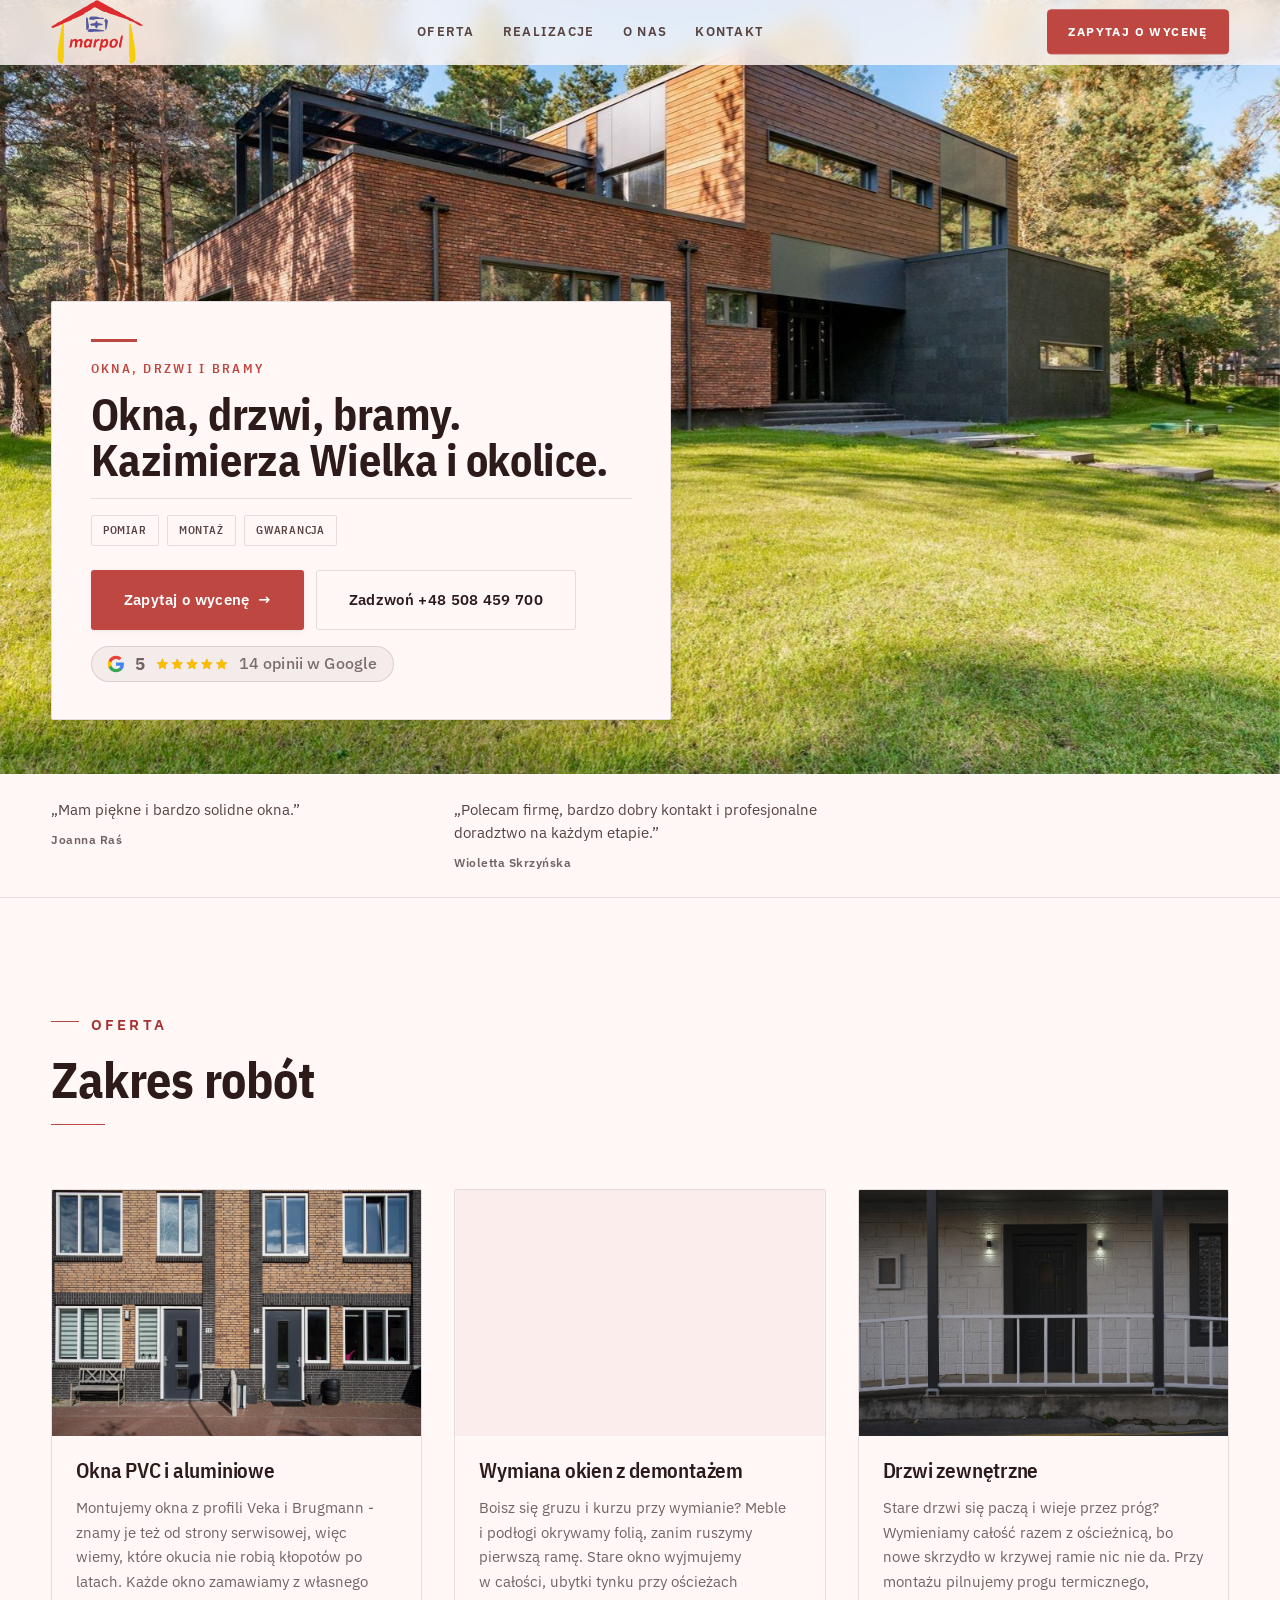
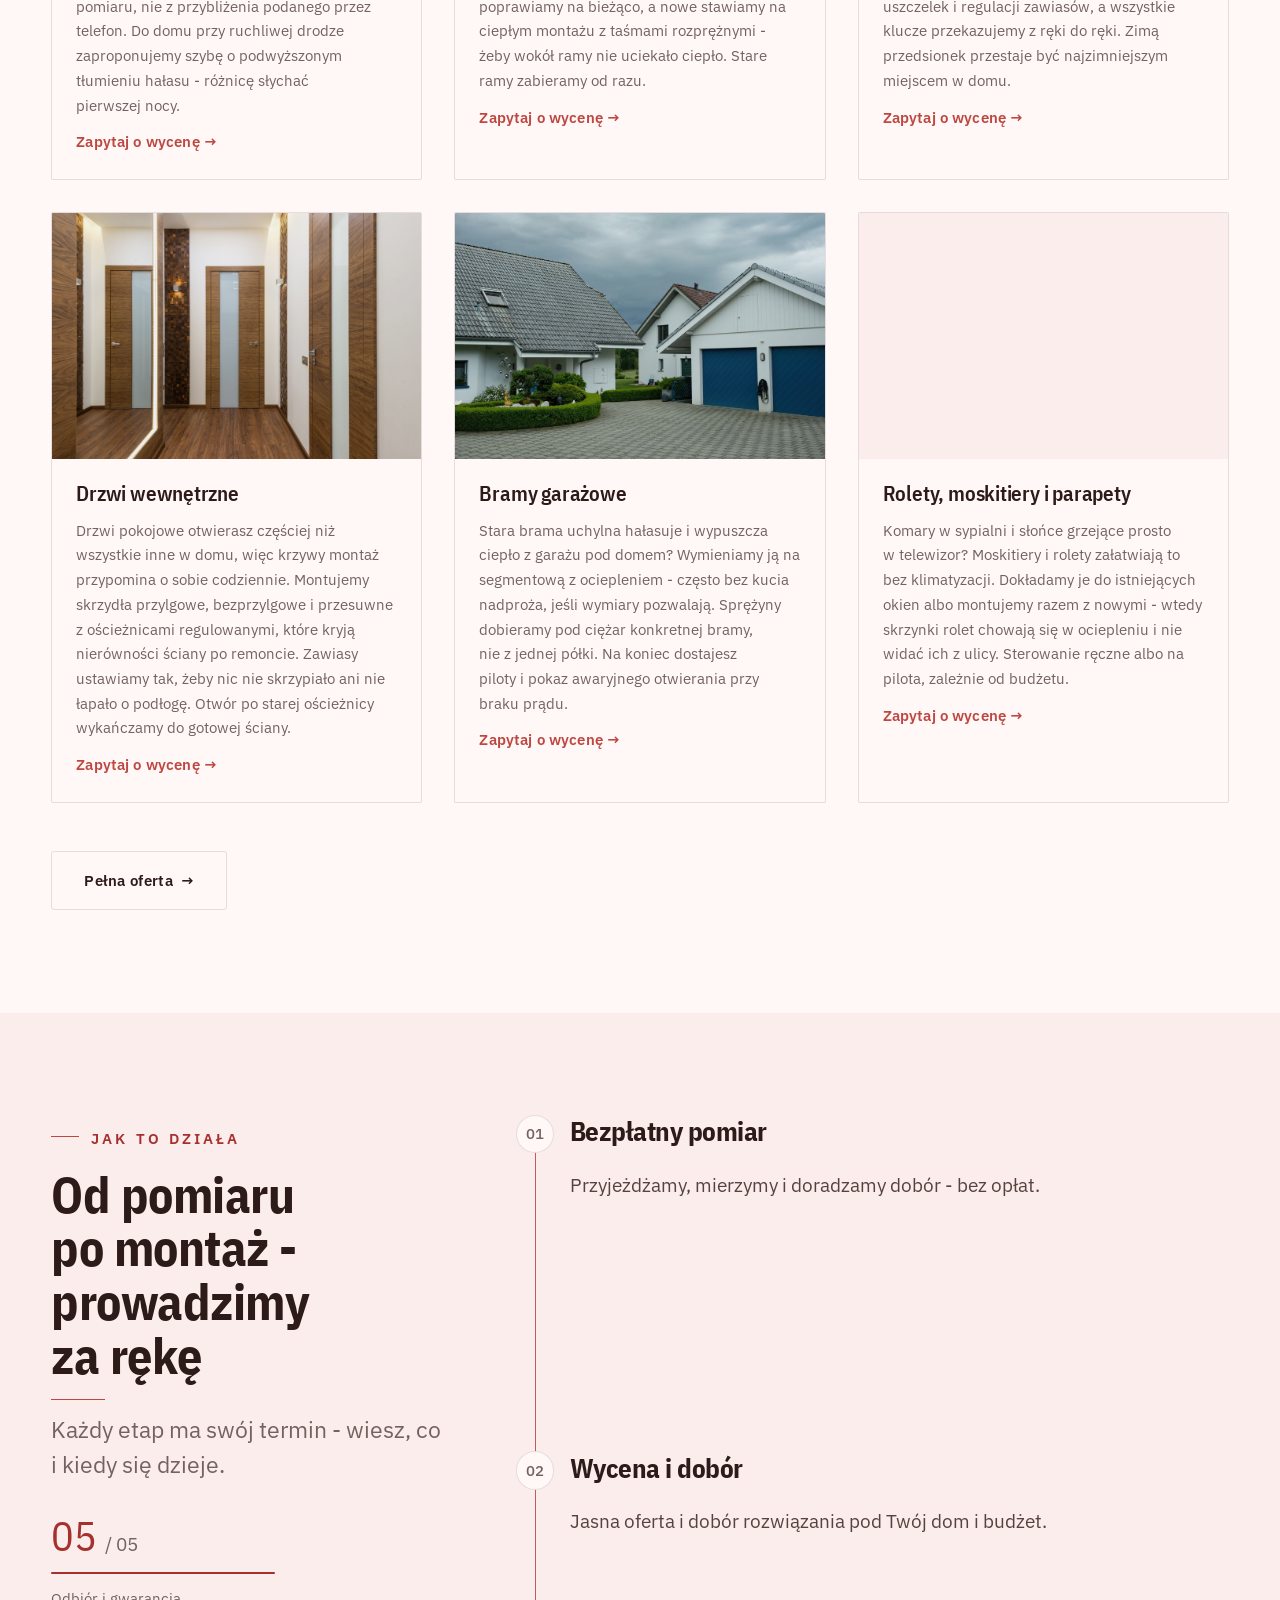
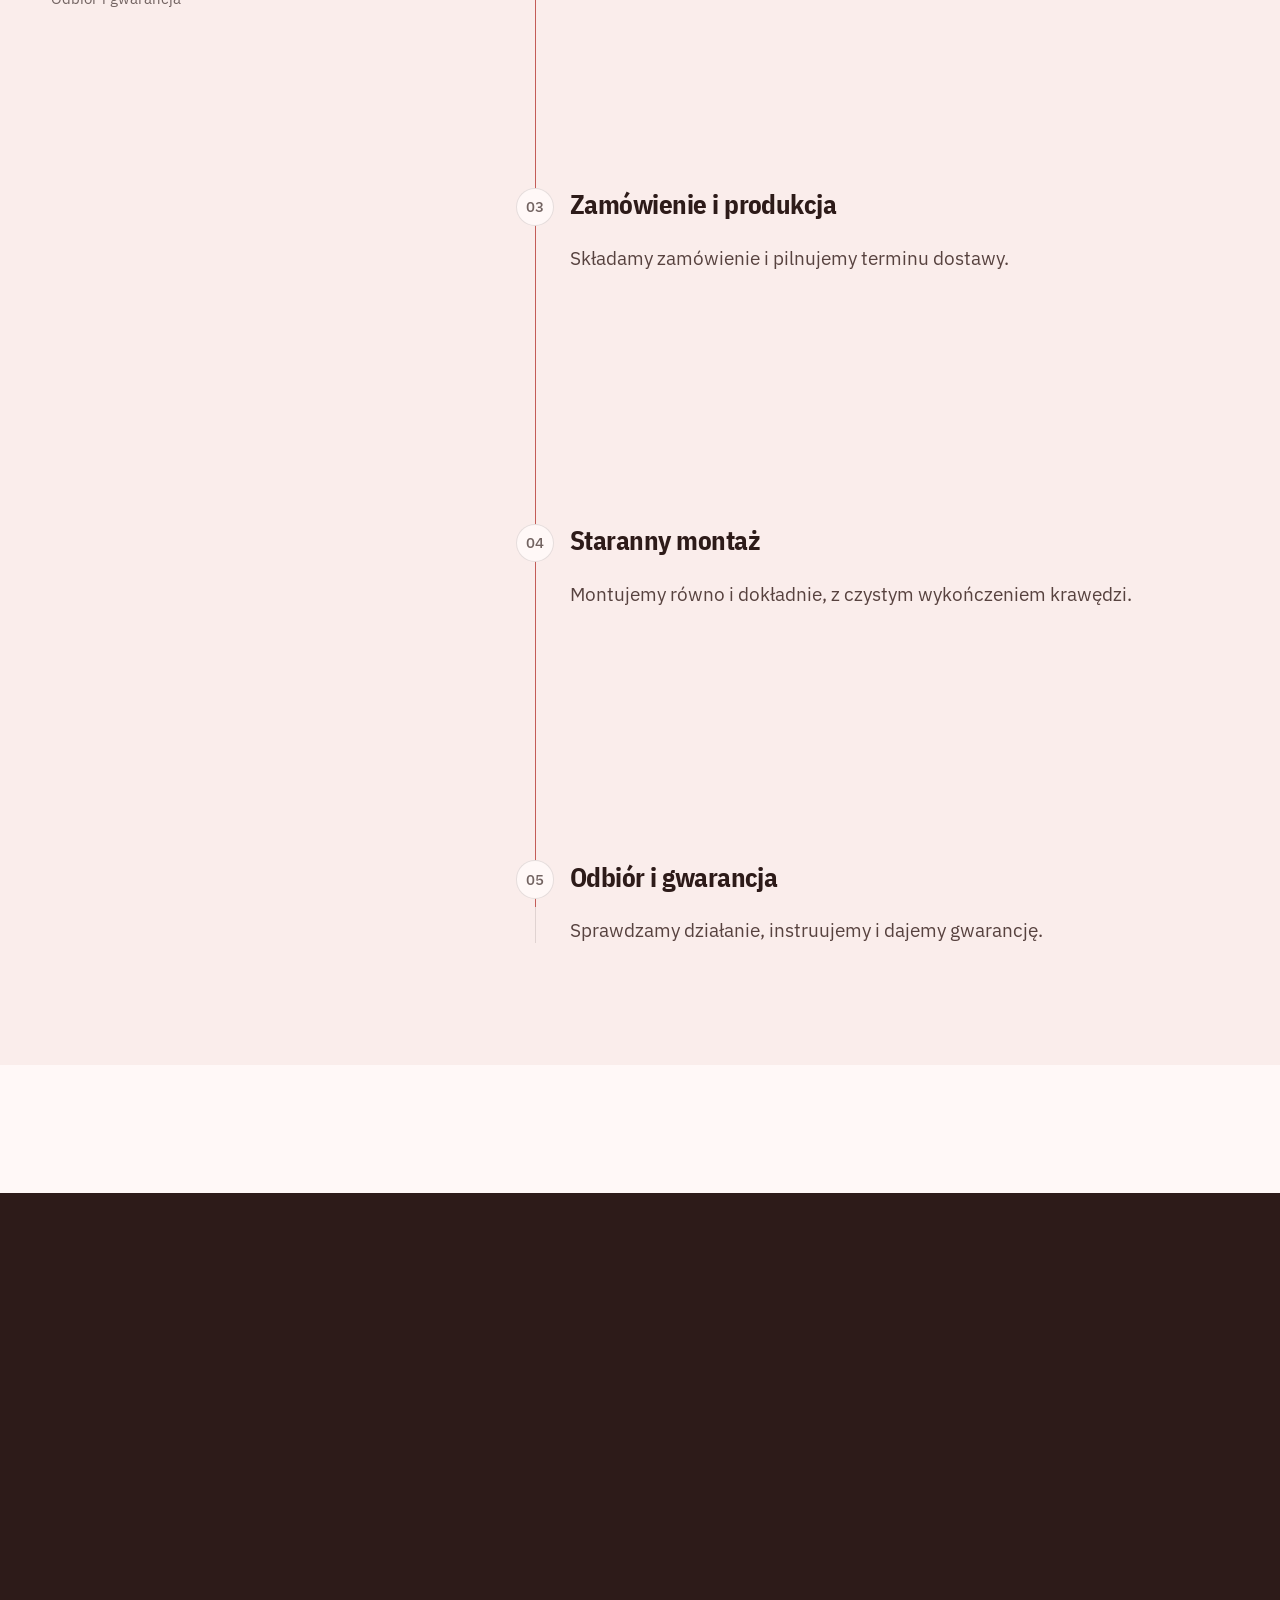
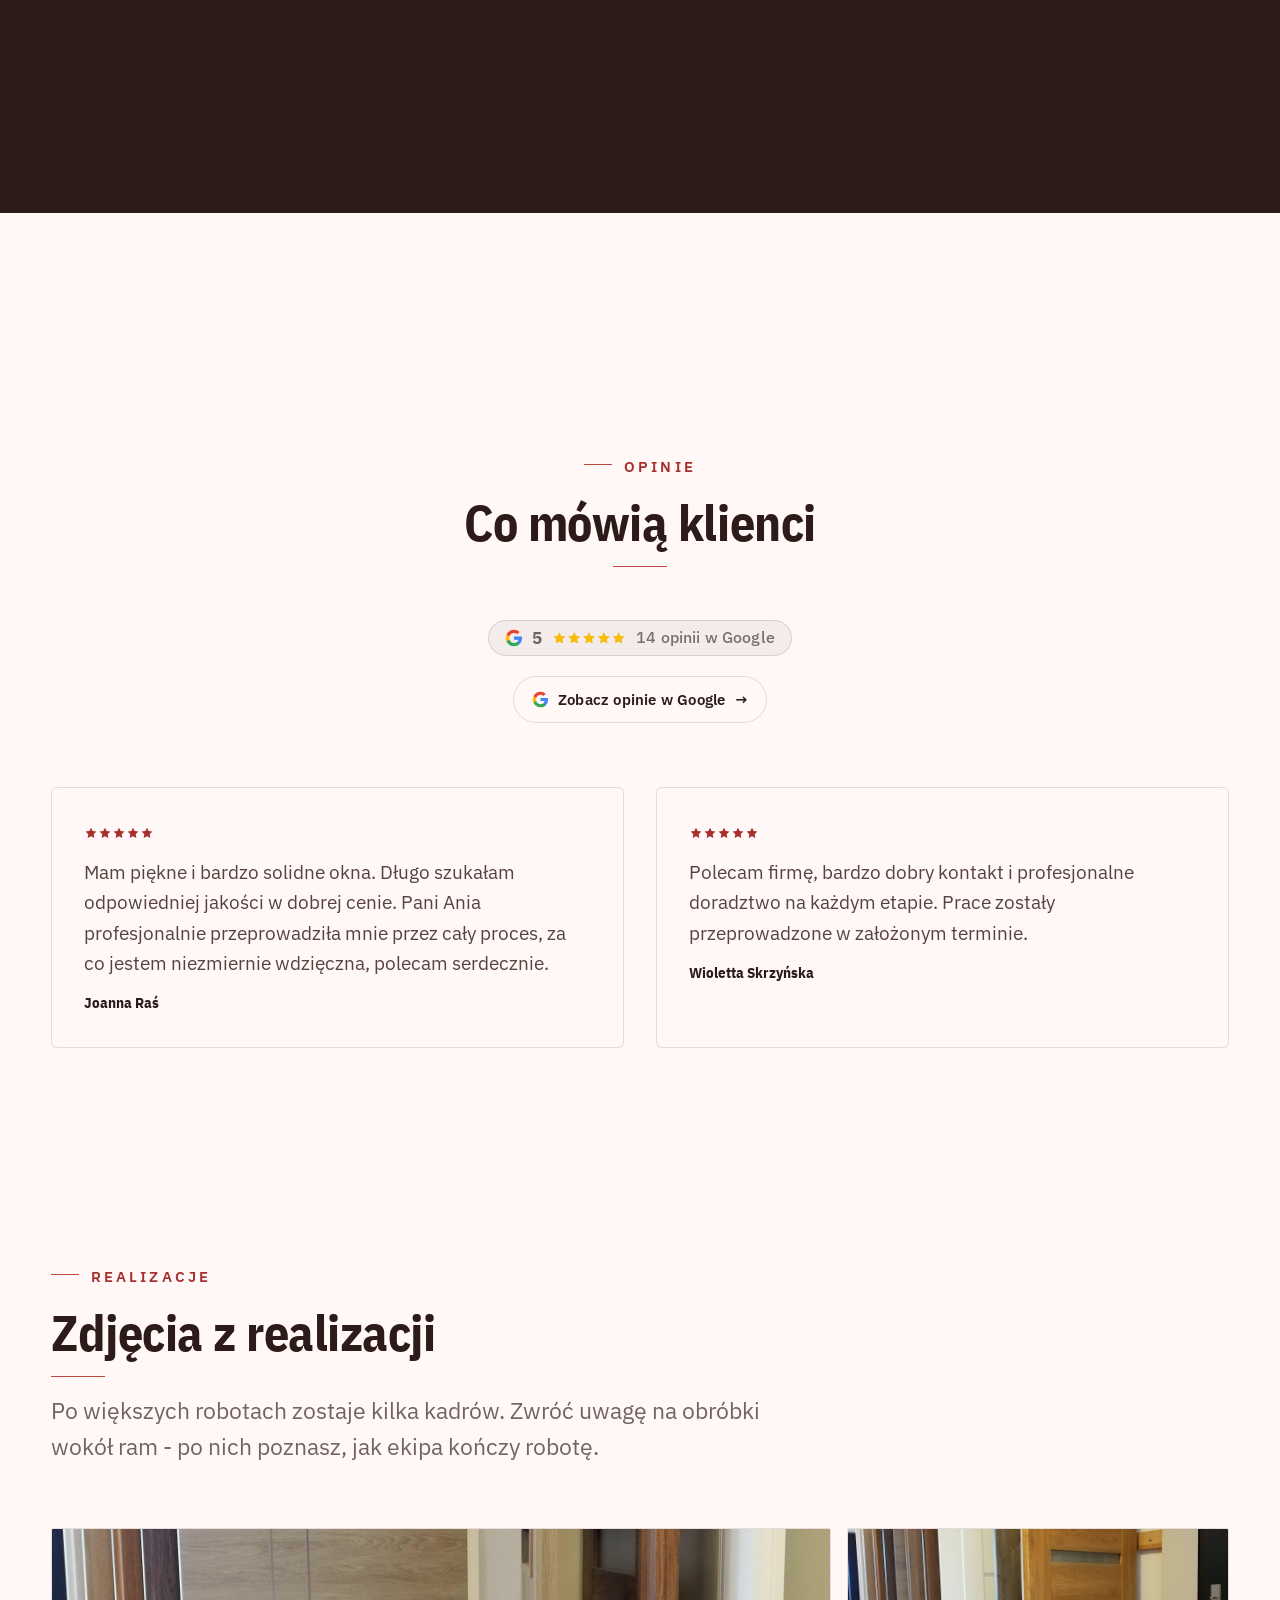
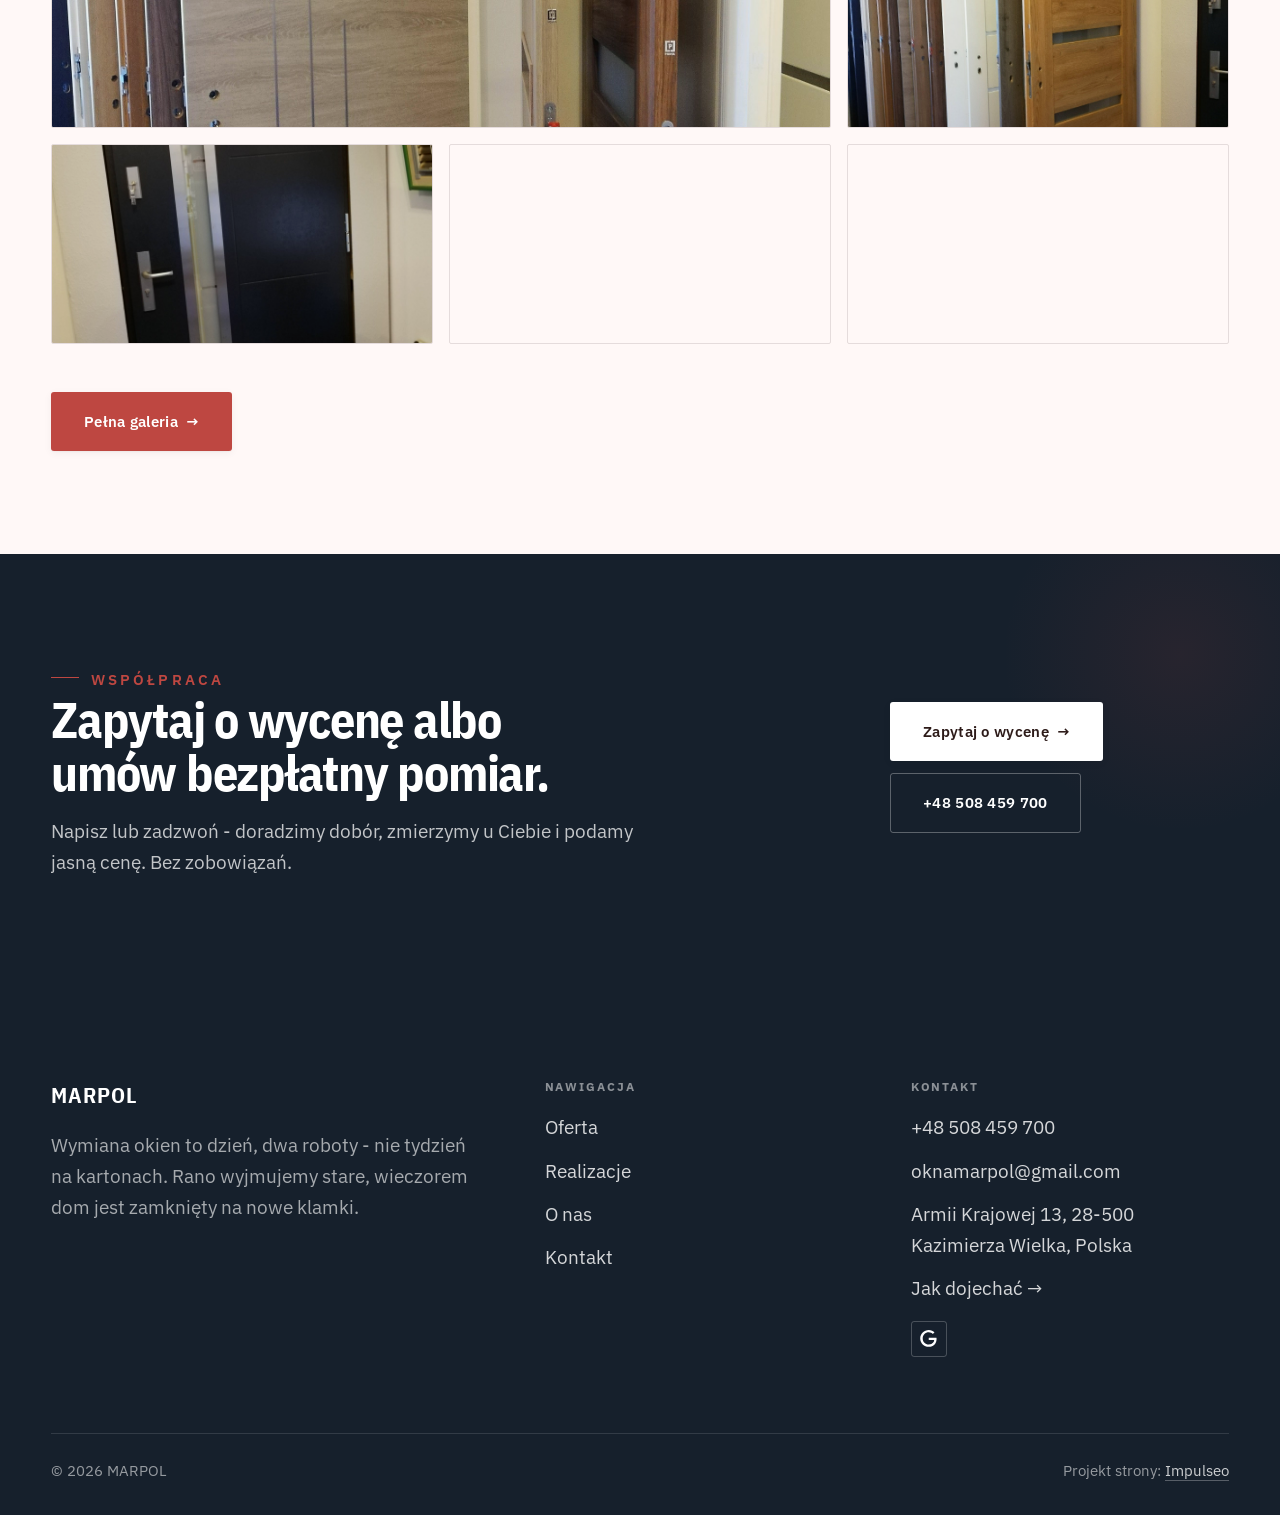
<file: index.html>
<!DOCTYPE html>
<html lang="pl">
<head>
<meta charset="UTF-8">
<meta name="viewport" content="width=device-width, initial-scale=1.0">
<title>MARPOL - okna, drzwi i bramy z montażem</title>
<meta name="description" content="Okna PVC i aluminiowe, drzwi, bramy garażowe w Kazimierzy Wielkiej. Bezpłatny pomiar, ciepły montaż, wywóz starych okien, gwarancja. Zadzwoń: +48 508 459 700.">
<link rel="canonical" href="https://impulseo-pl.github.io/marpol/">
<meta name="robots" content="noindex, nofollow">
<meta property="og:type" content="website">
<meta property="og:locale" content="pl_PL">
<meta property="og:site_name" content="MARPOL">
<meta property="og:title" content="MARPOL - okna, drzwi i bramy z montażem">
<meta property="og:description" content="Okna PVC i aluminiowe, drzwi, bramy garażowe w Kazimierzy Wielkiej. Bezpłatny pomiar, ciepły montaż, wywóz starych okien, gwarancja. Zadzwoń: +48 508 459 700.">
<meta property="og:url" content="https://impulseo-pl.github.io/marpol/">
<meta property="og:image" content="https://impulseo-pl.github.io/marpol/img/og.jpg">
<meta property="og:image:width" content="1200">
<meta property="og:image:height" content="630">
<meta name="twitter:card" content="summary_large_image">
<script type="application/ld+json">{"@context": "https://schema.org", "@type": "HomeAndConstructionBusiness", "name": "MARPOL", "url": "https://impulseo-pl.github.io/marpol/", "telephone": "+48508459700", "image": "https://impulseo-pl.github.io/marpol/img/og.jpg", "areaServed": "Kazimierza Wielka", "sameAs": ["https://maps.google.com/?cid=10390985778502014808&g_mp=CiVnb29nbGUubWFwcy5wbGFjZXMudjEuUGxhY2VzLkdldFBsYWNlEAIYBCAA"]}</script>
<link rel="preconnect" href="https://fonts.googleapis.com">
<link rel="preconnect" href="https://fonts.gstatic.com" crossorigin>
<link href="https://fonts.googleapis.com/css2?family=IBM+Plex+Sans+Condensed:wght@500;600;700&family=IBM+Plex+Sans:wght@400;500;600&display=swap" rel="stylesheet">
<link rel="stylesheet" href="assets/styles.css?v=29ff40a1">
</head>
<body>

<header class="nav">
  <div class="wrap nav-inner">
    <a class="brand brand-has-logo" href="index.html"><img class="brand-logo" src="img/logo.png" alt="MARPOL" width="1361" height="954" decoding="async"></a>
    <nav class="nav-links">
      <a href="oferta.html">Oferta</a>
      <a href="realizacje.html">Realizacje</a>
      <a href="o-nas.html">O nas</a>
      <a href="kontakt.html">Kontakt</a>
      <a href="kontakt.html" class="btn btn-accent">Zapytaj o wycenę</a>
    </nav>
    <button class="nav-toggle" aria-label="Menu"><span></span><span></span><span></span></button>
  </div>
</header>

<main>
<section class="hero-dom">
  <img class="hd-bg" src="img/hero.jpg" fetchpriority="high" data-rotate="img/g14.jpg|img/g13.jpg" alt="MARPOL" width="1880" height="1281">
  <div class="wrap">
    <div class="hd-panel reveal">
      <span class="hd-tick" aria-hidden="true"></span>
      <span class="hd-kicker">Okna, drzwi i bramy</span>
      <h1 class="hd-claim">Okna, drzwi, bramy. Kazimierza Wielka i okolice.</h1>
      <ul class="hd-tags"><li>Pomiar</li><li>Montaż</li><li>Gwarancja</li></ul>
      <div class="hd-actions">
        <a href="kontakt.html" class="btn btn-accent">Zapytaj o wycenę <span class="arr">→</span></a>
        <a href="tel:+48508459700" class="btn btn-ghost">Zadzwoń +48 508 459 700</a>
      </div>
      <p class="hd-rating"><span class="g-badge"><svg class="gb-ico" viewBox="0 0 24 24" width="18" height="18" aria-hidden="true"><path fill="#4285F4" d="M22.56 12.25c0-.78-.07-1.53-.2-2.25H12v4.26h5.92c-.26 1.37-1.04 2.53-2.21 3.31v2.77h3.57c2.08-1.92 3.28-4.74 3.28-8.09z"/><path fill="#34A853" d="M12 23c2.97 0 5.46-.98 7.28-2.66l-3.57-2.77c-.98.66-2.23 1.06-3.71 1.06-2.86 0-5.29-1.93-6.16-4.53H2.18v2.84C3.99 20.53 7.7 23 12 23z"/><path fill="#FBBC05" d="M5.84 14.09c-.22-.66-.35-1.36-.35-2.09s.13-1.43.35-2.09V7.07H2.18C1.43 8.55 1 10.22 1 12s.43 3.45 1.18 4.93l2.85-2.22.81-.62z"/><path fill="#EA4335" d="M12 5.38c1.62 0 3.06.56 4.21 1.64l3.15-3.15C17.45 2.09 14.97 1 12 1 7.7 1 3.99 3.47 2.18 7.07l3.66 2.84c.87-2.6 3.3-4.53 6.16-4.53z"/></svg><b class="gb-ocena">5</b><svg class="gb-stars" viewBox="0 0 90 18" width="74" height="14.8" aria-hidden="true"><g fill="currentColor" opacity=".26"><path transform="translate(0,0)" d="M9 1.6l2.2 4.46 4.92.72-3.56 3.47.84 4.9L9 12.74l-4.4 2.31.84-4.9L1.88 6.68l4.92-.72L9 1.6Z"/><path transform="translate(18,0)" d="M9 1.6l2.2 4.46 4.92.72-3.56 3.47.84 4.9L9 12.74l-4.4 2.31.84-4.9L1.88 6.68l4.92-.72L9 1.6Z"/><path transform="translate(36,0)" d="M9 1.6l2.2 4.46 4.92.72-3.56 3.47.84 4.9L9 12.74l-4.4 2.31.84-4.9L1.88 6.68l4.92-.72L9 1.6Z"/><path transform="translate(54,0)" d="M9 1.6l2.2 4.46 4.92.72-3.56 3.47.84 4.9L9 12.74l-4.4 2.31.84-4.9L1.88 6.68l4.92-.72L9 1.6Z"/><path transform="translate(72,0)" d="M9 1.6l2.2 4.46 4.92.72-3.56 3.47.84 4.9L9 12.74l-4.4 2.31.84-4.9L1.88 6.68l4.92-.72L9 1.6Z"/></g><clipPath id="gs1000"><rect x="0" y="0" width="90.0" height="18"/></clipPath><g fill="#FBBC04" clip-path="url(#gs1000)"><path transform="translate(0,0)" d="M9 1.6l2.2 4.46 4.92.72-3.56 3.47.84 4.9L9 12.74l-4.4 2.31.84-4.9L1.88 6.68l4.92-.72L9 1.6Z"/><path transform="translate(18,0)" d="M9 1.6l2.2 4.46 4.92.72-3.56 3.47.84 4.9L9 12.74l-4.4 2.31.84-4.9L1.88 6.68l4.92-.72L9 1.6Z"/><path transform="translate(36,0)" d="M9 1.6l2.2 4.46 4.92.72-3.56 3.47.84 4.9L9 12.74l-4.4 2.31.84-4.9L1.88 6.68l4.92-.72L9 1.6Z"/><path transform="translate(54,0)" d="M9 1.6l2.2 4.46 4.92.72-3.56 3.47.84 4.9L9 12.74l-4.4 2.31.84-4.9L1.88 6.68l4.92-.72L9 1.6Z"/><path transform="translate(72,0)" d="M9 1.6l2.2 4.46 4.92.72-3.56 3.47.84 4.9L9 12.74l-4.4 2.31.84-4.9L1.88 6.68l4.92-.72L9 1.6Z"/></g></svg><span class="gb-txt">14 opinii w Google</span></span></p>
    </div>
  </div>
</section>
<section class="opinie-mini" aria-label="Opinie klientów">
  <div class="wrap">
    <div class="om-row">
      <div class="om-item reveal"><blockquote>„Mam piękne i bardzo solidne okna.”</blockquote><span class="om-autor">Joanna Raś</span></div>
      <div class="om-item reveal"><blockquote>„Polecam firmę, bardzo dobry kontakt i profesjonalne doradztwo na każdym etapie.”</blockquote><span class="om-autor">Wioletta Skrzyńska</span></div>
    </div>
  </div>
</section>
<section class="dom-products" id="produkty">
  <div class="wrap">
    <div class="head reveal">
      <span class="eyebrow">Oferta</span>
      <h2>Zakres robót</h2>
    </div>
    <div class="dom-grid">
      <article class="dom-card reveal">
        <figure class="dom-card__img"><img src="img/g6.jpg" alt="Okna PVC i aluminiowe" loading="lazy" width="1880" height="1255" decoding="async"></figure>
        <div class="dom-card__body">
          <h3 class="dom-card__name">Okna PVC i aluminiowe</h3>
          <p class="dom-card__tag">Montujemy okna z profili Veka i Brugmann - znamy je też od strony serwisowej, więc wiemy, które okucia nie robią kłopotów po latach. Każde okno zamawiamy z własnego pomiaru, nie z przybliżenia podanego przez telefon. Do domu przy ruchliwej drodze zaproponujemy szybę o podwyższonym tłumieniu hałasu - różnicę słychać pierwszej nocy.</p>
          <a class="dom-card__link" href="kontakt.html">Zapytaj o wycenę <span class="arr">→</span></a>
        </div>
      </article>
      <article class="dom-card reveal">
        <figure class="dom-card__img"><img src="img/g7.jpg" alt="Wymiana okien z demontażem" loading="lazy" width="1600" height="1068" decoding="async"></figure>
        <div class="dom-card__body">
          <h3 class="dom-card__name">Wymiana okien z demontażem</h3>
          <p class="dom-card__tag">Boisz się gruzu i kurzu przy wymianie? Meble i podłogi okrywamy folią, zanim ruszymy pierwszą ramę. Stare okno wyjmujemy w całości, ubytki tynku przy ościeżach poprawiamy na bieżąco, a nowe stawiamy na ciepłym montażu z taśmami rozprężnymi - żeby wokół ramy nie uciekało ciepło. Stare ramy zabieramy od razu.</p>
          <a class="dom-card__link" href="kontakt.html">Zapytaj o wycenę <span class="arr">→</span></a>
        </div>
      </article>
      <article class="dom-card reveal">
        <figure class="dom-card__img"><img src="img/g8.jpg" alt="Drzwi zewnętrzne" loading="lazy" width="1880" height="1253" decoding="async"></figure>
        <div class="dom-card__body">
          <h3 class="dom-card__name">Drzwi zewnętrzne</h3>
          <p class="dom-card__tag">Stare drzwi się paczą i wieje przez próg? Wymieniamy całość razem z ościeżnicą, bo nowe skrzydło w krzywej ramie nic nie da. Przy montażu pilnujemy progu termicznego, uszczelek i regulacji zawiasów, a wszystkie klucze przekazujemy z ręki do ręki. Zimą przedsionek przestaje być najzimniejszym miejscem w domu.</p>
          <a class="dom-card__link" href="kontakt.html">Zapytaj o wycenę <span class="arr">→</span></a>
        </div>
      </article>
      <article class="dom-card reveal">
        <figure class="dom-card__img"><img src="img/g9.jpg" alt="Drzwi wewnętrzne" loading="lazy" width="1880" height="1255" decoding="async"></figure>
        <div class="dom-card__body">
          <h3 class="dom-card__name">Drzwi wewnętrzne</h3>
          <p class="dom-card__tag">Drzwi pokojowe otwierasz częściej niż wszystkie inne w domu, więc krzywy montaż przypomina o sobie codziennie. Montujemy skrzydła przylgowe, bezprzylgowe i przesuwne z ościeżnicami regulowanymi, które kryją nierówności ściany po remoncie. Zawiasy ustawiamy tak, żeby nic nie skrzypiało ani nie łapało o podłogę. Otwór po starej ościeżnicy wykańczamy do gotowej ściany.</p>
          <a class="dom-card__link" href="kontakt.html">Zapytaj o wycenę <span class="arr">→</span></a>
        </div>
      </article>
      <article class="dom-card reveal">
        <figure class="dom-card__img"><img src="img/g10.jpg" alt="Bramy garażowe" loading="lazy" width="1880" height="1253" decoding="async"></figure>
        <div class="dom-card__body">
          <h3 class="dom-card__name">Bramy garażowe</h3>
          <p class="dom-card__tag">Stara brama uchylna hałasuje i wypuszcza ciepło z garażu pod domem? Wymieniamy ją na segmentową z ociepleniem - często bez kucia nadproża, jeśli wymiary pozwalają. Sprężyny dobieramy pod ciężar konkretnej bramy, nie z jednej półki. Na koniec dostajesz piloty i pokaz awaryjnego otwierania przy braku prądu.</p>
          <a class="dom-card__link" href="kontakt.html">Zapytaj o wycenę <span class="arr">→</span></a>
        </div>
      </article>
      <article class="dom-card reveal">
        <figure class="dom-card__img"><img src="img/g11.jpg" alt="Rolety, moskitiery i parapety" loading="lazy" width="1880" height="1255" decoding="async"></figure>
        <div class="dom-card__body">
          <h3 class="dom-card__name">Rolety, moskitiery i parapety</h3>
          <p class="dom-card__tag">Komary w sypialni i słońce grzejące prosto w telewizor? Moskitiery i rolety załatwiają to bez klimatyzacji. Dokładamy je do istniejących okien albo montujemy razem z nowymi - wtedy skrzynki rolet chowają się w ociepleniu i nie widać ich z ulicy. Sterowanie ręczne albo na pilota, zależnie od budżetu.</p>
          <a class="dom-card__link" href="kontakt.html">Zapytaj o wycenę <span class="arr">→</span></a>
        </div>
      </article>
    </div>
    <div style="margin-top:var(--space-7)" class="reveal"><a href="oferta.html" class="btn btn-ghost">Pełna oferta <span class="arr">→</span></a></div>
  </div>
</section>
<section class="proces proces-os dom">
  <div class="wrap proc-grid">
    <div class="proc-side">
      <div class="head reveal">
        <span class="eyebrow">Jak to działa</span>
        <h2>Od pomiaru po montaż - prowadzimy za rękę</h2>
        <p>Każdy etap ma swój termin - wiesz, co i kiedy się dzieje.</p>
      </div>
      <div class="proc-count" aria-hidden="true"><span class="pc-cur">01</span><span class="pc-all">/ 05</span></div>
      <div class="proc-bar" aria-hidden="true"><i></i></div>
      <p class="proc-now" aria-hidden="true">Bezpłatny pomiar</p>
    </div>
    <ol class="proces-line">
      <li class="reveal"><span class="pno">01</span><h3>Bezpłatny pomiar</h3><p>Przyjeżdżamy, mierzymy i doradzamy dobór - bez opłat.</p></li>
      <li class="reveal"><span class="pno">02</span><h3>Wycena i dobór</h3><p>Jasna oferta i dobór rozwiązania pod Twój dom i budżet.</p></li>
      <li class="reveal"><span class="pno">03</span><h3>Zamówienie i produkcja</h3><p>Składamy zamówienie i pilnujemy terminu dostawy.</p></li>
      <li class="reveal"><span class="pno">04</span><h3>Staranny montaż</h3><p>Montujemy równo i dokładnie, z czystym wykończeniem krawędzi.</p></li>
      <li class="reveal"><span class="pno">05</span><h3>Odbiór i gwarancja</h3><p>Sprawdzamy działanie, instruujemy i dajemy gwarancję.</p></li>
    </ol>
  </div>
</section>
<section class="stopklatka" aria-hidden="true">
  <div class="stk-bg" style="background-image:url(img/g12.jpg)"></div>
</section>
<section class="opinie">
  <div class="wrap">
    <div class="head center reveal">
      <span class="eyebrow">Opinie</span>
      <h2>Co mówią klienci</h2>
    </div>
    <p class="op-meta reveal"><span class="g-badge"><svg class="gb-ico" viewBox="0 0 24 24" width="18" height="18" aria-hidden="true"><path fill="#4285F4" d="M22.56 12.25c0-.78-.07-1.53-.2-2.25H12v4.26h5.92c-.26 1.37-1.04 2.53-2.21 3.31v2.77h3.57c2.08-1.92 3.28-4.74 3.28-8.09z"/><path fill="#34A853" d="M12 23c2.97 0 5.46-.98 7.28-2.66l-3.57-2.77c-.98.66-2.23 1.06-3.71 1.06-2.86 0-5.29-1.93-6.16-4.53H2.18v2.84C3.99 20.53 7.7 23 12 23z"/><path fill="#FBBC05" d="M5.84 14.09c-.22-.66-.35-1.36-.35-2.09s.13-1.43.35-2.09V7.07H2.18C1.43 8.55 1 10.22 1 12s.43 3.45 1.18 4.93l2.85-2.22.81-.62z"/><path fill="#EA4335" d="M12 5.38c1.62 0 3.06.56 4.21 1.64l3.15-3.15C17.45 2.09 14.97 1 12 1 7.7 1 3.99 3.47 2.18 7.07l3.66 2.84c.87-2.6 3.3-4.53 6.16-4.53z"/></svg><b class="gb-ocena">5</b><svg class="gb-stars" viewBox="0 0 90 18" width="74" height="14.8" aria-hidden="true"><g fill="currentColor" opacity=".26"><path transform="translate(0,0)" d="M9 1.6l2.2 4.46 4.92.72-3.56 3.47.84 4.9L9 12.74l-4.4 2.31.84-4.9L1.88 6.68l4.92-.72L9 1.6Z"/><path transform="translate(18,0)" d="M9 1.6l2.2 4.46 4.92.72-3.56 3.47.84 4.9L9 12.74l-4.4 2.31.84-4.9L1.88 6.68l4.92-.72L9 1.6Z"/><path transform="translate(36,0)" d="M9 1.6l2.2 4.46 4.92.72-3.56 3.47.84 4.9L9 12.74l-4.4 2.31.84-4.9L1.88 6.68l4.92-.72L9 1.6Z"/><path transform="translate(54,0)" d="M9 1.6l2.2 4.46 4.92.72-3.56 3.47.84 4.9L9 12.74l-4.4 2.31.84-4.9L1.88 6.68l4.92-.72L9 1.6Z"/><path transform="translate(72,0)" d="M9 1.6l2.2 4.46 4.92.72-3.56 3.47.84 4.9L9 12.74l-4.4 2.31.84-4.9L1.88 6.68l4.92-.72L9 1.6Z"/></g><clipPath id="gs1000"><rect x="0" y="0" width="90.0" height="18"/></clipPath><g fill="#FBBC04" clip-path="url(#gs1000)"><path transform="translate(0,0)" d="M9 1.6l2.2 4.46 4.92.72-3.56 3.47.84 4.9L9 12.74l-4.4 2.31.84-4.9L1.88 6.68l4.92-.72L9 1.6Z"/><path transform="translate(18,0)" d="M9 1.6l2.2 4.46 4.92.72-3.56 3.47.84 4.9L9 12.74l-4.4 2.31.84-4.9L1.88 6.68l4.92-.72L9 1.6Z"/><path transform="translate(36,0)" d="M9 1.6l2.2 4.46 4.92.72-3.56 3.47.84 4.9L9 12.74l-4.4 2.31.84-4.9L1.88 6.68l4.92-.72L9 1.6Z"/><path transform="translate(54,0)" d="M9 1.6l2.2 4.46 4.92.72-3.56 3.47.84 4.9L9 12.74l-4.4 2.31.84-4.9L1.88 6.68l4.92-.72L9 1.6Z"/><path transform="translate(72,0)" d="M9 1.6l2.2 4.46 4.92.72-3.56 3.47.84 4.9L9 12.74l-4.4 2.31.84-4.9L1.88 6.68l4.92-.72L9 1.6Z"/></g></svg><span class="gb-txt">14 opinii w Google</span></span></p>
    <p class="op-meta reveal"><a class="op-google" href="https://maps.google.com/?cid=10390985778502014808&amp;g_mp=CiVnb29nbGUubWFwcy5wbGFjZXMudjEuUGxhY2VzLkdldFBsYWNlEAIYBCAA" target="_blank" rel="noopener"><svg class="op-g-ico" viewBox="0 0 24 24" width="17" height="17" aria-hidden="true"><path fill="#4285F4" d="M22.56 12.25c0-.78-.07-1.53-.2-2.25H12v4.26h5.92c-.26 1.37-1.04 2.53-2.21 3.31v2.77h3.57c2.08-1.92 3.28-4.74 3.28-8.09z"/><path fill="#34A853" d="M12 23c2.97 0 5.46-.98 7.28-2.66l-3.57-2.77c-.98.66-2.23 1.06-3.71 1.06-2.86 0-5.29-1.93-6.16-4.53H2.18v2.84C3.99 20.53 7.7 23 12 23z"/><path fill="#FBBC05" d="M5.84 14.09c-.22-.66-.35-1.36-.35-2.09s.13-1.43.35-2.09V7.07H2.18C1.43 8.55 1 10.22 1 12s.43 3.45 1.18 4.93l2.85-2.22.81-.62z"/><path fill="#EA4335" d="M12 5.38c1.62 0 3.06.56 4.21 1.64l3.15-3.15C17.45 2.09 14.97 1 12 1 7.7 1 3.99 3.47 2.18 7.07l3.66 2.84c.87-2.6 3.3-4.53 6.16-4.53z"/></svg><span>Zobacz opinie w Google</span><span class="arr">→</span></a></p>
    <div class="opinie-grid">
      <figure class="op-card reveal"><span class="op-star"><svg class="ico-star" width="14" height="14" viewBox="0 0 24 24" style="vertical-align:-2px" aria-hidden="true"><path d="M12 2.8l2.85 5.8 6.4.93-4.63 4.5 1.1 6.37L12 17.4l-5.72 3 1.1-6.37-4.63-4.5 6.4-.93L12 2.8Z" fill="currentColor"/></svg><svg class="ico-star" width="14" height="14" viewBox="0 0 24 24" style="vertical-align:-2px" aria-hidden="true"><path d="M12 2.8l2.85 5.8 6.4.93-4.63 4.5 1.1 6.37L12 17.4l-5.72 3 1.1-6.37-4.63-4.5 6.4-.93L12 2.8Z" fill="currentColor"/></svg><svg class="ico-star" width="14" height="14" viewBox="0 0 24 24" style="vertical-align:-2px" aria-hidden="true"><path d="M12 2.8l2.85 5.8 6.4.93-4.63 4.5 1.1 6.37L12 17.4l-5.72 3 1.1-6.37-4.63-4.5 6.4-.93L12 2.8Z" fill="currentColor"/></svg><svg class="ico-star" width="14" height="14" viewBox="0 0 24 24" style="vertical-align:-2px" aria-hidden="true"><path d="M12 2.8l2.85 5.8 6.4.93-4.63 4.5 1.1 6.37L12 17.4l-5.72 3 1.1-6.37-4.63-4.5 6.4-.93L12 2.8Z" fill="currentColor"/></svg><svg class="ico-star" width="14" height="14" viewBox="0 0 24 24" style="vertical-align:-2px" aria-hidden="true"><path d="M12 2.8l2.85 5.8 6.4.93-4.63 4.5 1.1 6.37L12 17.4l-5.72 3 1.1-6.37-4.63-4.5 6.4-.93L12 2.8Z" fill="currentColor"/></svg></span><blockquote>Mam piękne i bardzo solidne okna. Długo szukałam odpowiedniej jakości w dobrej cenie. Pani Ania profesjonalnie przeprowadziła mnie przez cały proces, za co jestem niezmiernie wdzięczna, polecam serdecznie.</blockquote><span class="op-autor">Joanna Raś</span></figure>
      <figure class="op-card reveal"><span class="op-star"><svg class="ico-star" width="14" height="14" viewBox="0 0 24 24" style="vertical-align:-2px" aria-hidden="true"><path d="M12 2.8l2.85 5.8 6.4.93-4.63 4.5 1.1 6.37L12 17.4l-5.72 3 1.1-6.37-4.63-4.5 6.4-.93L12 2.8Z" fill="currentColor"/></svg><svg class="ico-star" width="14" height="14" viewBox="0 0 24 24" style="vertical-align:-2px" aria-hidden="true"><path d="M12 2.8l2.85 5.8 6.4.93-4.63 4.5 1.1 6.37L12 17.4l-5.72 3 1.1-6.37-4.63-4.5 6.4-.93L12 2.8Z" fill="currentColor"/></svg><svg class="ico-star" width="14" height="14" viewBox="0 0 24 24" style="vertical-align:-2px" aria-hidden="true"><path d="M12 2.8l2.85 5.8 6.4.93-4.63 4.5 1.1 6.37L12 17.4l-5.72 3 1.1-6.37-4.63-4.5 6.4-.93L12 2.8Z" fill="currentColor"/></svg><svg class="ico-star" width="14" height="14" viewBox="0 0 24 24" style="vertical-align:-2px" aria-hidden="true"><path d="M12 2.8l2.85 5.8 6.4.93-4.63 4.5 1.1 6.37L12 17.4l-5.72 3 1.1-6.37-4.63-4.5 6.4-.93L12 2.8Z" fill="currentColor"/></svg><svg class="ico-star" width="14" height="14" viewBox="0 0 24 24" style="vertical-align:-2px" aria-hidden="true"><path d="M12 2.8l2.85 5.8 6.4.93-4.63 4.5 1.1 6.37L12 17.4l-5.72 3 1.1-6.37-4.63-4.5 6.4-.93L12 2.8Z" fill="currentColor"/></svg></span><blockquote>Polecam firmę, bardzo dobry kontakt i profesjonalne doradztwo na każdym etapie. Prace zostały przeprowadzone w założonym terminie.</blockquote><span class="op-autor">Wioletta Skrzyńska</span></figure>
    </div>
  </div>
</section>
<section>
  <div class="wrap">
    <div class="head reveal">
      <span class="eyebrow">Realizacje</span>
      <h2>Zdjęcia z realizacji</h2>
      <p>Po większych robotach zostaje kilka kadrów. Zwróć uwagę na obróbki wokół ram - po nich poznasz, jak ekipa kończy robotę.</p>
    </div>
    <div class="gallery">
      <div class="tile t-two3 reveal"><img src="img/g1.jpg" alt="MARPOL" loading="lazy" width="1728" height="2304" decoding="async"></div>
      <div class="tile t-third reveal"><img src="img/g2.jpg" alt="MARPOL" loading="lazy" width="1728" height="2304" decoding="async"></div>
      <div class="tile t-third reveal"><img src="img/g3.jpg" alt="MARPOL" loading="lazy" width="1572" height="2172" decoding="async"></div>
      <div class="tile t-third reveal"><img src="img/g4.jpg" alt="MARPOL" loading="lazy" width="1728" height="2304" decoding="async"></div>
      <div class="tile t-third reveal"><img src="img/g5.jpg" alt="MARPOL" loading="lazy" width="1600" height="1600" decoding="async"></div>
    </div>
    <div style="margin-top:var(--space-7)" class="reveal"><a href="realizacje.html" class="btn btn-accent">Pełna galeria <span class="arr">→</span></a></div>
  </div>
</section>
<section class="cta">
  <div class="wrap">
    <div class="reveal">
      <span class="eyebrow">Współpraca</span>
      <h2>Zapytaj o wycenę albo umów bezpłatny pomiar.</h2>
      <p>Napisz lub zadzwoń - doradzimy dobór, zmierzymy u Ciebie i podamy jasną cenę. Bez zobowiązań.</p>
    </div>
    <div class="cta-actions reveal">
      <a href="kontakt.html" class="btn btn-light">Zapytaj o wycenę <span class="arr">→</span></a>
      <a href="tel:+48508459700" class="btn btn-ghost btn-ghost-cta">+48 508 459 700</a>
    </div>
  </div>
</section>
</main>

<footer>
  <div class="wrap">
    <div class="foot-grid">
      <div class="foot-brand">
        <div class="name">MARPOL</div>
        <p>Wymiana okien to dzień, dwa roboty - nie tydzień na kartonach. Rano wyjmujemy stare, wieczorem dom jest zamknięty na nowe klamki.</p>
      </div>
      <div class="foot-col">
        <h4>Nawigacja</h4>
        <a href="oferta.html">Oferta</a>
        <a href="realizacje.html">Realizacje</a>
        <a href="o-nas.html">O nas</a>
        <a href="kontakt.html">Kontakt</a>
      </div>
      <div class="foot-col">
        <h4>Kontakt</h4>
        <a href="tel:+48508459700">+48 508 459 700</a>
        <a href="mailto:oknamarpol@gmail.com">oknamarpol@gmail.com</a>
        <p>Armii Krajowej 13, 28-500 Kazimierza Wielka, Polska</p>
        <a href="https://maps.google.com/?cid=10390985778502014808&g_mp=CiVnb29nbGUubWFwcy5wbGFjZXMudjEuUGxhY2VzLkdldFBsYWNlEAIYBCAA" target="_blank" rel="noopener">Jak dojechać →</a>
      <div class="foot-soc">
        <a class="soc" href="https://maps.google.com/?cid=10390985778502014808&g_mp=CiVnb29nbGUubWFwcy5wbGFjZXMudjEuUGxhY2VzLkdldFBsYWNlEAIYBCAA" target="_blank" rel="noopener" aria-label="Google - MARPOL"><svg viewBox="0 0 24 24" aria-hidden="true" focusable="false"><path d="M12.48 10.92v3.28h7.84c-.24 1.84-.853 3.187-1.787 4.133-1.147 1.147-2.933 2.4-6.053 2.4-4.827 0-8.6-3.893-8.6-8.72s3.773-8.72 8.6-8.72c2.6 0 4.507 1.027 5.907 2.347l2.307-2.307C18.747 1.44 16.133 0 12.48 0 5.867 0 .307 5.387.307 12s5.56 12 12.173 12c3.573 0 6.267-1.173 8.373-3.36 2.16-2.16 2.84-5.213 2.84-7.667 0-.76-.053-1.467-.173-2.053H12.48z" fill="currentColor"/></svg></a>
      </div>
      </div>
    </div>
    <div class="foot-bot">
      <span>© 2026 MARPOL</span>
      <span>Projekt strony: <a class="foot-credit" href="https://impulseo.pl" target="_blank" rel="noopener">Impulseo</a></span>
    </div>
  </div>
</footer>
<div class="sticky-reserve"><a class="sr-book" href="kontakt.html">Zapytaj o wycenę</a><a class="sr-call" href="tel:+48508459700" aria-label="Zadzwoń"><svg class="ico-tel" width="16" height="16" viewBox="0 0 24 24" fill="none" aria-hidden="true"><path d="M6.6 10.8a15.5 15.5 0 0 0 6.6 6.6l2.2-2.2a1 1 0 0 1 1-.24 11.4 11.4 0 0 0 3.6.58 1 1 0 0 1 1 1V20a1 1 0 0 1-1 1A17 17 0 0 1 3 4a1 1 0 0 1 1-1h3.5a1 1 0 0 1 1 1c0 1.25.2 2.46.58 3.6a1 1 0 0 1-.25 1l-2.23 2.2Z" fill="currentColor"/></svg></a></div>
<div class="demo-wazne" data-do="2026-09-09" data-cykl="3" hidden><svg class="dw-ico" width="13" height="13" viewBox="0 0 24 24" fill="none" aria-hidden="true"><circle cx="12" cy="12" r="8.6" stroke="currentColor" stroke-width="1.8"/><path d="M12 7.2V12l3.3 2" stroke="currentColor" stroke-width="1.8" stroke-linecap="round"/></svg><span class="dw-txt"></span></div>

<script src="assets/main.js"></script>
</body>
</html>
</file>
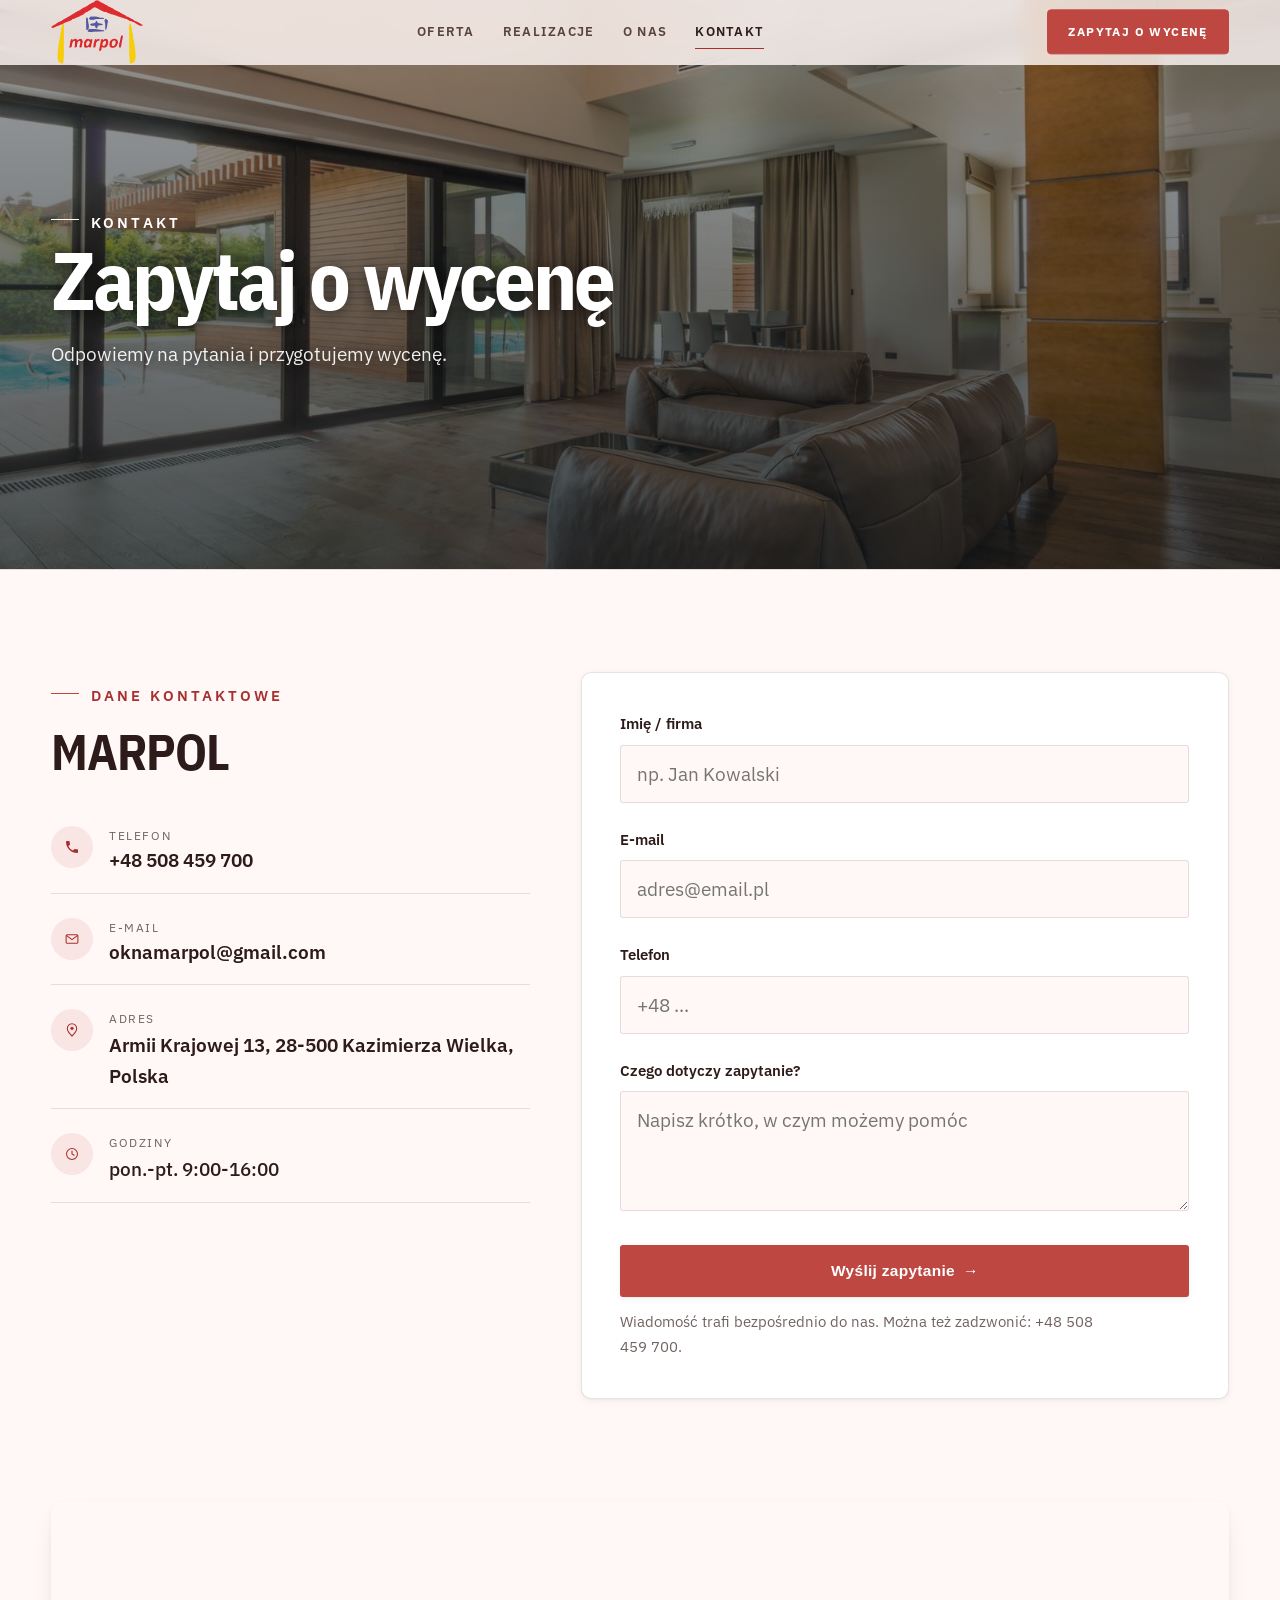
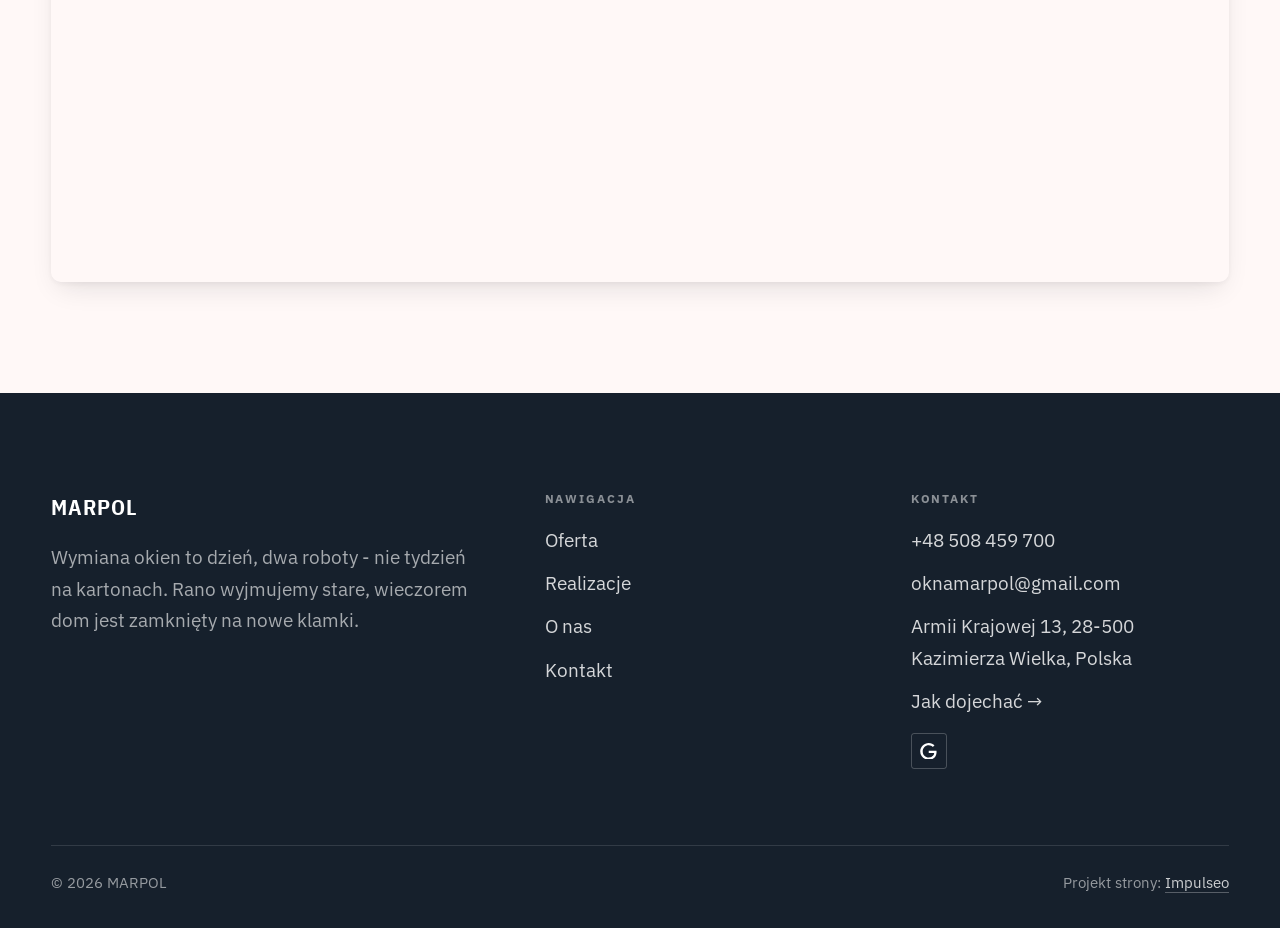
<file: kontakt.html>
<!DOCTYPE html>
<html lang="pl">
<head>
<meta charset="UTF-8">
<meta name="viewport" content="width=device-width, initial-scale=1.0">
<title>Kontakt - MARPOL</title>
<meta name="description" content="Kontakt MARPOL - Armii Krajowej 13, 28-500 Kazimierza Wielka, Polska">
<link rel="canonical" href="https://impulseo-pl.github.io/marpol/kontakt.html">
<meta name="robots" content="noindex, nofollow">
<meta property="og:type" content="website">
<meta property="og:locale" content="pl_PL">
<meta property="og:site_name" content="MARPOL">
<meta property="og:title" content="Kontakt - MARPOL">
<meta property="og:description" content="Kontakt MARPOL - Armii Krajowej 13, 28-500 Kazimierza Wielka, Polska">
<meta property="og:url" content="https://impulseo-pl.github.io/marpol/kontakt.html">
<meta property="og:image" content="https://impulseo-pl.github.io/marpol/img/og.jpg">
<meta property="og:image:width" content="1200">
<meta property="og:image:height" content="630">
<meta name="twitter:card" content="summary_large_image">
<link rel="preconnect" href="https://fonts.googleapis.com">
<link rel="preconnect" href="https://fonts.gstatic.com" crossorigin>
<link href="https://fonts.googleapis.com/css2?family=IBM+Plex+Sans+Condensed:wght@500;600;700&family=IBM+Plex+Sans:wght@400;500;600&display=swap" rel="stylesheet">
<link rel="stylesheet" href="assets/styles.css?v=29ff40a1">
</head>
<body>

<header class="nav">
  <div class="wrap nav-inner">
    <a class="brand brand-has-logo" href="index.html"><img class="brand-logo" src="img/logo.png" alt="MARPOL" width="1361" height="954" decoding="async"></a>
    <nav class="nav-links">
      <a href="oferta.html">Oferta</a>
      <a href="realizacje.html">Realizacje</a>
      <a href="o-nas.html">O nas</a>
      <a href="kontakt.html" class="active" aria-current="page">Kontakt</a>
      <a href="kontakt.html" class="btn btn-accent">Zapytaj o wycenę</a>
    </nav>
    <button class="nav-toggle" aria-label="Menu"><span></span><span></span><span></span></button>
  </div>
</header>

<main>
<section class="pagehead">
  <img src="img/g7.jpg" alt="MARPOL - Zapytaj o wycenę" width="1600" height="1068" decoding="async">
  <div class="wrap">
    <span class="eyebrow">Kontakt</span>
    <h1>Zapytaj o wycenę</h1>
    <p>Odpowiemy na pytania i przygotujemy wycenę.</p>
  </div>
</section>
<section>
  <div class="wrap contact-grid">
    <div class="reveal">
      <span class="eyebrow">Dane kontaktowe</span>
      <h2 style="margin:var(--space-4) 0 var(--space-6)">MARPOL</h2>
      <div class="info-list">
        <div class="info-row"><div class="ic"><svg class="ico-tel" width="16" height="16" viewBox="0 0 24 24" fill="none" aria-hidden="true"><path d="M6.6 10.8a15.5 15.5 0 0 0 6.6 6.6l2.2-2.2a1 1 0 0 1 1-.24 11.4 11.4 0 0 0 3.6.58 1 1 0 0 1 1 1V20a1 1 0 0 1-1 1A17 17 0 0 1 3 4a1 1 0 0 1 1-1h3.5a1 1 0 0 1 1 1c0 1.25.2 2.46.58 3.6a1 1 0 0 1-.25 1l-2.23 2.2Z" fill="currentColor"/></svg></div><div><div class="lbl">Telefon</div><a class="val" href="tel:+48508459700">+48 508 459 700</a></div></div>
        <div class="info-row"><div class="ic"><svg class="ico-mail" width="16" height="16" viewBox="0 0 24 24" fill="none" aria-hidden="true"><rect x="3.2" y="5.5" width="17.6" height="13" rx="1.6" stroke="currentColor" stroke-width="1.6"/><path d="M4 7l8 6 8-6" stroke="currentColor" stroke-width="1.6" stroke-linecap="round" stroke-linejoin="round"/></svg></div><div><div class="lbl">E-mail</div><a class="val" href="mailto:oknamarpol@gmail.com">oknamarpol@gmail.com</a></div></div>
        <div class="info-row"><div class="ic"><svg class="ico-pin" width="16" height="16" viewBox="0 0 24 24" fill="none" aria-hidden="true"><path d="M12 21s7-6.1 7-11.5A7 7 0 0 0 5 9.5C5 14.9 12 21 12 21Z" stroke="currentColor" stroke-width="1.6" fill="none"/><circle cx="12" cy="9.5" r="2.4" fill="currentColor"/></svg></div><div><div class="lbl">Adres</div><div class="val">Armii Krajowej 13, 28-500 Kazimierza Wielka, Polska</div></div></div>
        <div class="info-row"><div class="ic"><svg class="ico-clock" width="16" height="16" viewBox="0 0 24 24" fill="none" aria-hidden="true"><circle cx="12" cy="12" r="8.2" stroke="currentColor" stroke-width="1.6"/><path d="M12 7.5V12l3.2 1.9" stroke="currentColor" stroke-width="1.6" stroke-linecap="round"/></svg></div><div><div class="lbl">Godziny</div><div class="val" style="font-weight:500">pon.-pt. 9:00-16:00</div></div></div>
      </div>
    </div>
    <div class="reveal">
      <form class="form" action="https://formsubmit.co/oknamarpol@gmail.com" method="POST">
        <input type="hidden" name="_subject" value="Zapytanie ze strony MARPOL">
        <input type="hidden" name="_captcha" value="false">
        <input type="hidden" name="_template" value="table">
        <div class="fld"><label for="name">Imię / firma</label><input id="name" name="name" type="text" placeholder="np. Jan Kowalski" required></div>
        <div class="fld"><label for="email">E-mail</label><input id="email" name="email" type="email" placeholder="adres@email.pl" required></div>
        <div class="fld"><label for="phone">Telefon</label><input id="phone" name="phone" type="tel" placeholder="+48 ..."></div>
        <div class="fld"><label for="msg">Czego dotyczy zapytanie?</label><textarea id="msg" name="message" placeholder="Napisz krótko, w czym możemy pomóc" required></textarea></div>
        <button type="submit" class="btn btn-accent" style="width:100%;justify-content:center">Wyślij zapytanie <span class="arr">→</span></button>
        <p class="note">Wiadomość trafi bezpośrednio do nas. Można też zadzwonić: +48 508 459 700.</p>
      </form>
    </div>
  </div>
</section>
<section style="padding-top:0">
  <div class="wrap reveal">
    <iframe class="map" title="MARPOL - Kazimierza Wielka" src="https://maps.google.com/maps?q=MARPOL%20Kazimierza%20Wielka&z=15&output=embed" loading="lazy" referrerpolicy="no-referrer-when-downgrade"></iframe>
  </div>
</section>
</main>

<footer>
  <div class="wrap">
    <div class="foot-grid">
      <div class="foot-brand">
        <div class="name">MARPOL</div>
        <p>Wymiana okien to dzień, dwa roboty - nie tydzień na kartonach. Rano wyjmujemy stare, wieczorem dom jest zamknięty na nowe klamki.</p>
      </div>
      <div class="foot-col">
        <h4>Nawigacja</h4>
        <a href="oferta.html">Oferta</a>
        <a href="realizacje.html">Realizacje</a>
        <a href="o-nas.html">O nas</a>
        <a href="kontakt.html">Kontakt</a>
      </div>
      <div class="foot-col">
        <h4>Kontakt</h4>
        <a href="tel:+48508459700">+48 508 459 700</a>
        <a href="mailto:oknamarpol@gmail.com">oknamarpol@gmail.com</a>
        <p>Armii Krajowej 13, 28-500 Kazimierza Wielka, Polska</p>
        <a href="https://maps.google.com/?cid=10390985778502014808&g_mp=CiVnb29nbGUubWFwcy5wbGFjZXMudjEuUGxhY2VzLkdldFBsYWNlEAIYBCAA" target="_blank" rel="noopener">Jak dojechać →</a>
      <div class="foot-soc">
        <a class="soc" href="https://maps.google.com/?cid=10390985778502014808&g_mp=CiVnb29nbGUubWFwcy5wbGFjZXMudjEuUGxhY2VzLkdldFBsYWNlEAIYBCAA" target="_blank" rel="noopener" aria-label="Google - MARPOL"><svg viewBox="0 0 24 24" aria-hidden="true" focusable="false"><path d="M12.48 10.92v3.28h7.84c-.24 1.84-.853 3.187-1.787 4.133-1.147 1.147-2.933 2.4-6.053 2.4-4.827 0-8.6-3.893-8.6-8.72s3.773-8.72 8.6-8.72c2.6 0 4.507 1.027 5.907 2.347l2.307-2.307C18.747 1.44 16.133 0 12.48 0 5.867 0 .307 5.387.307 12s5.56 12 12.173 12c3.573 0 6.267-1.173 8.373-3.36 2.16-2.16 2.84-5.213 2.84-7.667 0-.76-.053-1.467-.173-2.053H12.48z" fill="currentColor"/></svg></a>
      </div>
      </div>
    </div>
    <div class="foot-bot">
      <span>© 2026 MARPOL</span>
      <span>Projekt strony: <a class="foot-credit" href="https://impulseo.pl" target="_blank" rel="noopener">Impulseo</a></span>
    </div>
  </div>
</footer>
<div class="sticky-reserve"><a class="sr-book" href="kontakt.html">Zapytaj o wycenę</a><a class="sr-call" href="tel:+48508459700" aria-label="Zadzwoń"><svg class="ico-tel" width="16" height="16" viewBox="0 0 24 24" fill="none" aria-hidden="true"><path d="M6.6 10.8a15.5 15.5 0 0 0 6.6 6.6l2.2-2.2a1 1 0 0 1 1-.24 11.4 11.4 0 0 0 3.6.58 1 1 0 0 1 1 1V20a1 1 0 0 1-1 1A17 17 0 0 1 3 4a1 1 0 0 1 1-1h3.5a1 1 0 0 1 1 1c0 1.25.2 2.46.58 3.6a1 1 0 0 1-.25 1l-2.23 2.2Z" fill="currentColor"/></svg></a></div>
<div class="demo-wazne" data-do="2026-09-09" data-cykl="3" hidden><svg class="dw-ico" width="13" height="13" viewBox="0 0 24 24" fill="none" aria-hidden="true"><circle cx="12" cy="12" r="8.6" stroke="currentColor" stroke-width="1.8"/><path d="M12 7.2V12l3.3 2" stroke="currentColor" stroke-width="1.8" stroke-linecap="round"/></svg><span class="dw-txt"></span></div>

<script src="assets/main.js"></script>
</body>
</html>
</file>
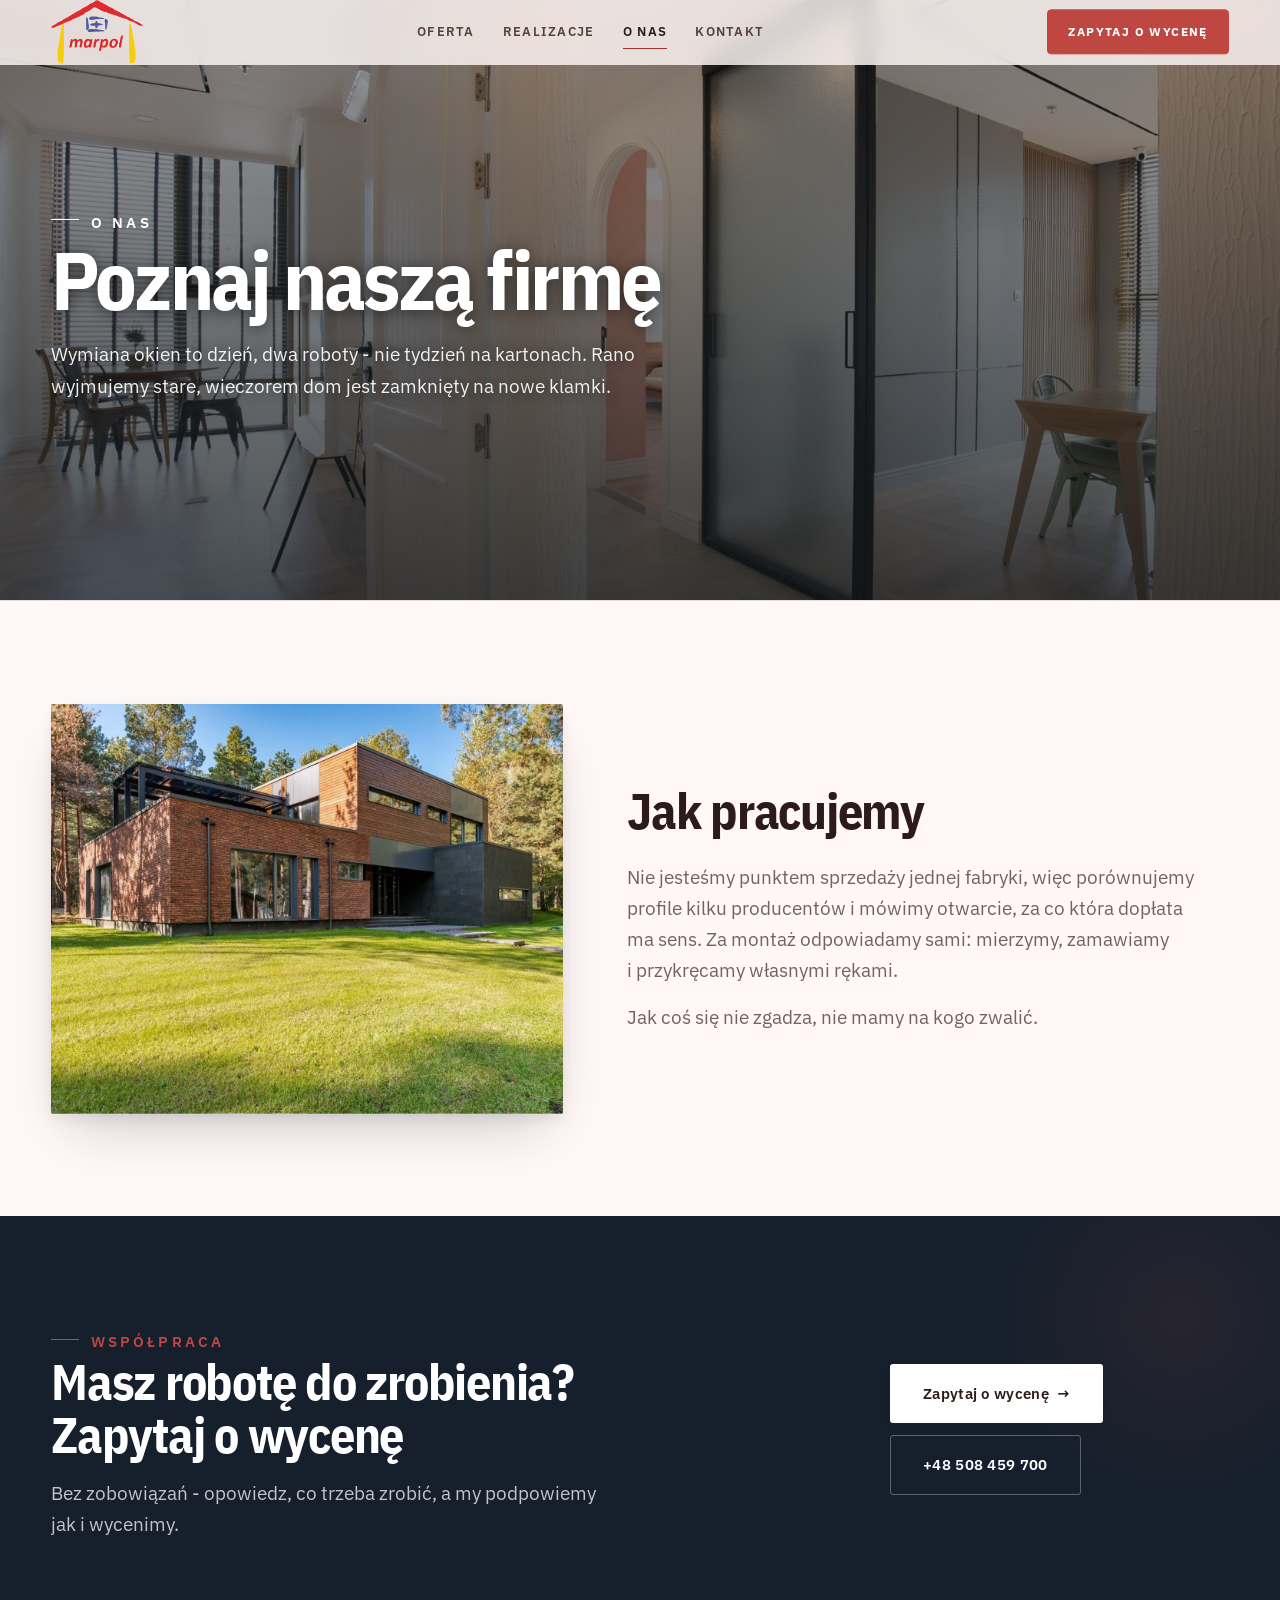
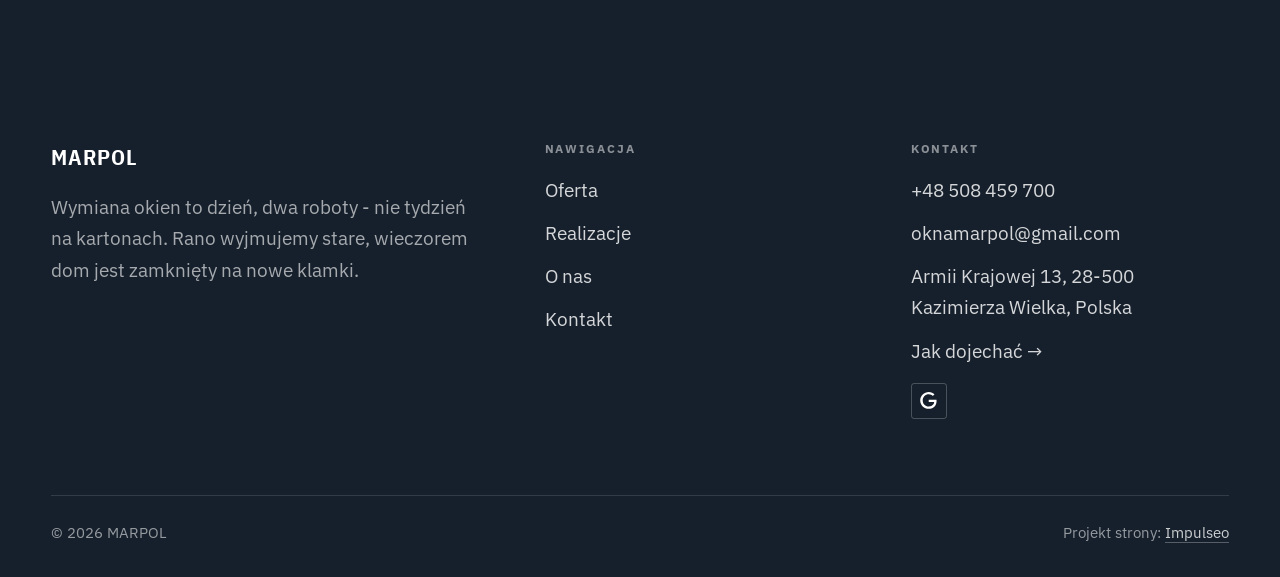
<file: o-nas.html>
<!DOCTYPE html>
<html lang="pl">
<head>
<meta charset="UTF-8">
<meta name="viewport" content="width=device-width, initial-scale=1.0">
<title>O nas - MARPOL</title>
<meta name="description" content="Okna PVC i aluminiowe, drzwi, bramy garażowe w Kazimierzy Wielkiej. Bezpłatny pomiar, ciepły montaż, wywóz starych okien, gwarancja. Zadzwoń: +48 508 459 700.">
<link rel="canonical" href="https://impulseo-pl.github.io/marpol/o-nas.html">
<meta name="robots" content="noindex, nofollow">
<meta property="og:type" content="website">
<meta property="og:locale" content="pl_PL">
<meta property="og:site_name" content="MARPOL">
<meta property="og:title" content="O nas - MARPOL">
<meta property="og:description" content="Okna PVC i aluminiowe, drzwi, bramy garażowe w Kazimierzy Wielkiej. Bezpłatny pomiar, ciepły montaż, wywóz starych okien, gwarancja. Zadzwoń: +48 508 459 700.">
<meta property="og:url" content="https://impulseo-pl.github.io/marpol/o-nas.html">
<meta property="og:image" content="https://impulseo-pl.github.io/marpol/img/og.jpg">
<meta property="og:image:width" content="1200">
<meta property="og:image:height" content="630">
<meta name="twitter:card" content="summary_large_image">
<link rel="preconnect" href="https://fonts.googleapis.com">
<link rel="preconnect" href="https://fonts.gstatic.com" crossorigin>
<link href="https://fonts.googleapis.com/css2?family=IBM+Plex+Sans+Condensed:wght@500;600;700&family=IBM+Plex+Sans:wght@400;500;600&display=swap" rel="stylesheet">
<link rel="stylesheet" href="assets/styles.css?v=29ff40a1">
</head>
<body>

<header class="nav">
  <div class="wrap nav-inner">
    <a class="brand brand-has-logo" href="index.html"><img class="brand-logo" src="img/logo.png" alt="MARPOL" width="1361" height="954" decoding="async"></a>
    <nav class="nav-links">
      <a href="oferta.html">Oferta</a>
      <a href="realizacje.html">Realizacje</a>
      <a href="o-nas.html" class="active" aria-current="page">O nas</a>
      <a href="kontakt.html">Kontakt</a>
      <a href="kontakt.html" class="btn btn-accent">Zapytaj o wycenę</a>
    </nav>
    <button class="nav-toggle" aria-label="Menu"><span></span><span></span><span></span></button>
  </div>
</header>

<main>
<section class="pagehead">
  <img src="img/g13.jpg" alt="MARPOL - Poznaj naszą firmę" width="1600" height="1066" decoding="async">
  <div class="wrap">
    <span class="eyebrow">O nas</span>
    <h1>Poznaj naszą firmę</h1>
    <p>Wymiana okien to dzień, dwa roboty - nie tydzień na kartonach. Rano wyjmujemy stare, wieczorem dom jest zamknięty na nowe klamki.</p>
  </div>
</section>
<section>
  <div class="wrap split">
    <div class="split-art reveal"><img src="img/g14.jpg" alt="MARPOL" loading="lazy" width="1600" height="1068" decoding="async"></div>
    <div class="split-copy reveal">
      <h2>Jak pracujemy</h2>
      <p class="muted">Nie jesteśmy punktem sprzedaży jednej fabryki, więc porównujemy profile kilku producentów i mówimy otwarcie, za co która dopłata ma sens. Za montaż odpowiadamy sami: mierzymy, zamawiamy i przykręcamy własnymi rękami.</p>
      <p class="muted">Jak coś się nie zgadza, nie mamy na kogo zwalić.</p>
    </div>
  </div>
</section>


<section class="cta">
  <div class="wrap">
    <div class="reveal">
      <span class="eyebrow">Współpraca</span>
      <h2>Masz robotę do zrobienia? Zapytaj o wycenę</h2>
      <p>Bez zobowiązań - opowiedz, co trzeba zrobić, a my podpowiemy jak i wycenimy.</p>
    </div>
    <div class="cta-actions reveal">
      <a href="kontakt.html" class="btn btn-light">Zapytaj o wycenę <span class="arr">→</span></a>
      <a href="tel:+48508459700" class="btn btn-ghost btn-ghost-cta">+48 508 459 700</a>
    </div>
  </div>
</section>
</main>

<footer>
  <div class="wrap">
    <div class="foot-grid">
      <div class="foot-brand">
        <div class="name">MARPOL</div>
        <p>Wymiana okien to dzień, dwa roboty - nie tydzień na kartonach. Rano wyjmujemy stare, wieczorem dom jest zamknięty na nowe klamki.</p>
      </div>
      <div class="foot-col">
        <h4>Nawigacja</h4>
        <a href="oferta.html">Oferta</a>
        <a href="realizacje.html">Realizacje</a>
        <a href="o-nas.html">O nas</a>
        <a href="kontakt.html">Kontakt</a>
      </div>
      <div class="foot-col">
        <h4>Kontakt</h4>
        <a href="tel:+48508459700">+48 508 459 700</a>
        <a href="mailto:oknamarpol@gmail.com">oknamarpol@gmail.com</a>
        <p>Armii Krajowej 13, 28-500 Kazimierza Wielka, Polska</p>
        <a href="https://maps.google.com/?cid=10390985778502014808&g_mp=CiVnb29nbGUubWFwcy5wbGFjZXMudjEuUGxhY2VzLkdldFBsYWNlEAIYBCAA" target="_blank" rel="noopener">Jak dojechać →</a>
      <div class="foot-soc">
        <a class="soc" href="https://maps.google.com/?cid=10390985778502014808&g_mp=CiVnb29nbGUubWFwcy5wbGFjZXMudjEuUGxhY2VzLkdldFBsYWNlEAIYBCAA" target="_blank" rel="noopener" aria-label="Google - MARPOL"><svg viewBox="0 0 24 24" aria-hidden="true" focusable="false"><path d="M12.48 10.92v3.28h7.84c-.24 1.84-.853 3.187-1.787 4.133-1.147 1.147-2.933 2.4-6.053 2.4-4.827 0-8.6-3.893-8.6-8.72s3.773-8.72 8.6-8.72c2.6 0 4.507 1.027 5.907 2.347l2.307-2.307C18.747 1.44 16.133 0 12.48 0 5.867 0 .307 5.387.307 12s5.56 12 12.173 12c3.573 0 6.267-1.173 8.373-3.36 2.16-2.16 2.84-5.213 2.84-7.667 0-.76-.053-1.467-.173-2.053H12.48z" fill="currentColor"/></svg></a>
      </div>
      </div>
    </div>
    <div class="foot-bot">
      <span>© 2026 MARPOL</span>
      <span>Projekt strony: <a class="foot-credit" href="https://impulseo.pl" target="_blank" rel="noopener">Impulseo</a></span>
    </div>
  </div>
</footer>
<div class="sticky-reserve"><a class="sr-book" href="kontakt.html">Zapytaj o wycenę</a><a class="sr-call" href="tel:+48508459700" aria-label="Zadzwoń"><svg class="ico-tel" width="16" height="16" viewBox="0 0 24 24" fill="none" aria-hidden="true"><path d="M6.6 10.8a15.5 15.5 0 0 0 6.6 6.6l2.2-2.2a1 1 0 0 1 1-.24 11.4 11.4 0 0 0 3.6.58 1 1 0 0 1 1 1V20a1 1 0 0 1-1 1A17 17 0 0 1 3 4a1 1 0 0 1 1-1h3.5a1 1 0 0 1 1 1c0 1.25.2 2.46.58 3.6a1 1 0 0 1-.25 1l-2.23 2.2Z" fill="currentColor"/></svg></a></div>
<div class="demo-wazne" data-do="2026-09-09" data-cykl="3" hidden><svg class="dw-ico" width="13" height="13" viewBox="0 0 24 24" fill="none" aria-hidden="true"><circle cx="12" cy="12" r="8.6" stroke="currentColor" stroke-width="1.8"/><path d="M12 7.2V12l3.3 2" stroke="currentColor" stroke-width="1.8" stroke-linecap="round"/></svg><span class="dw-txt"></span></div>

<script src="assets/main.js"></script>
</body>
</html>
</file>
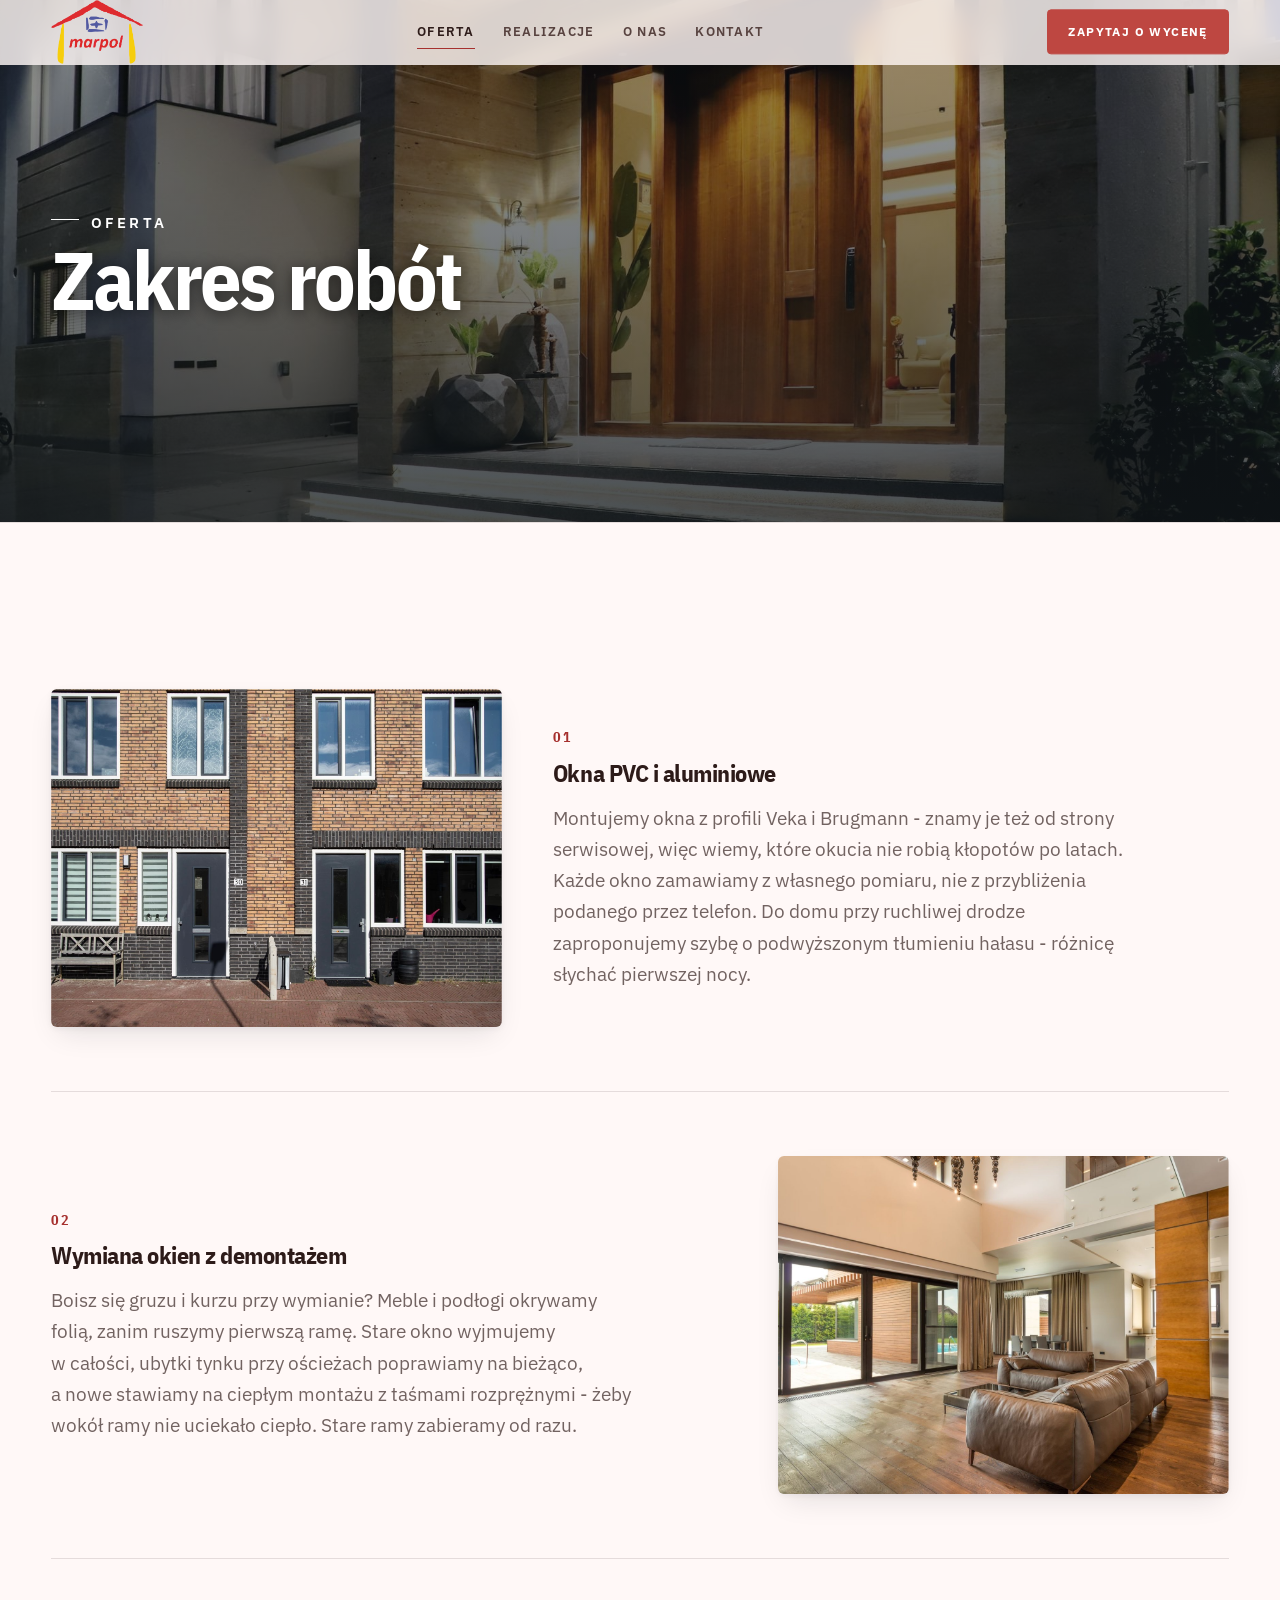
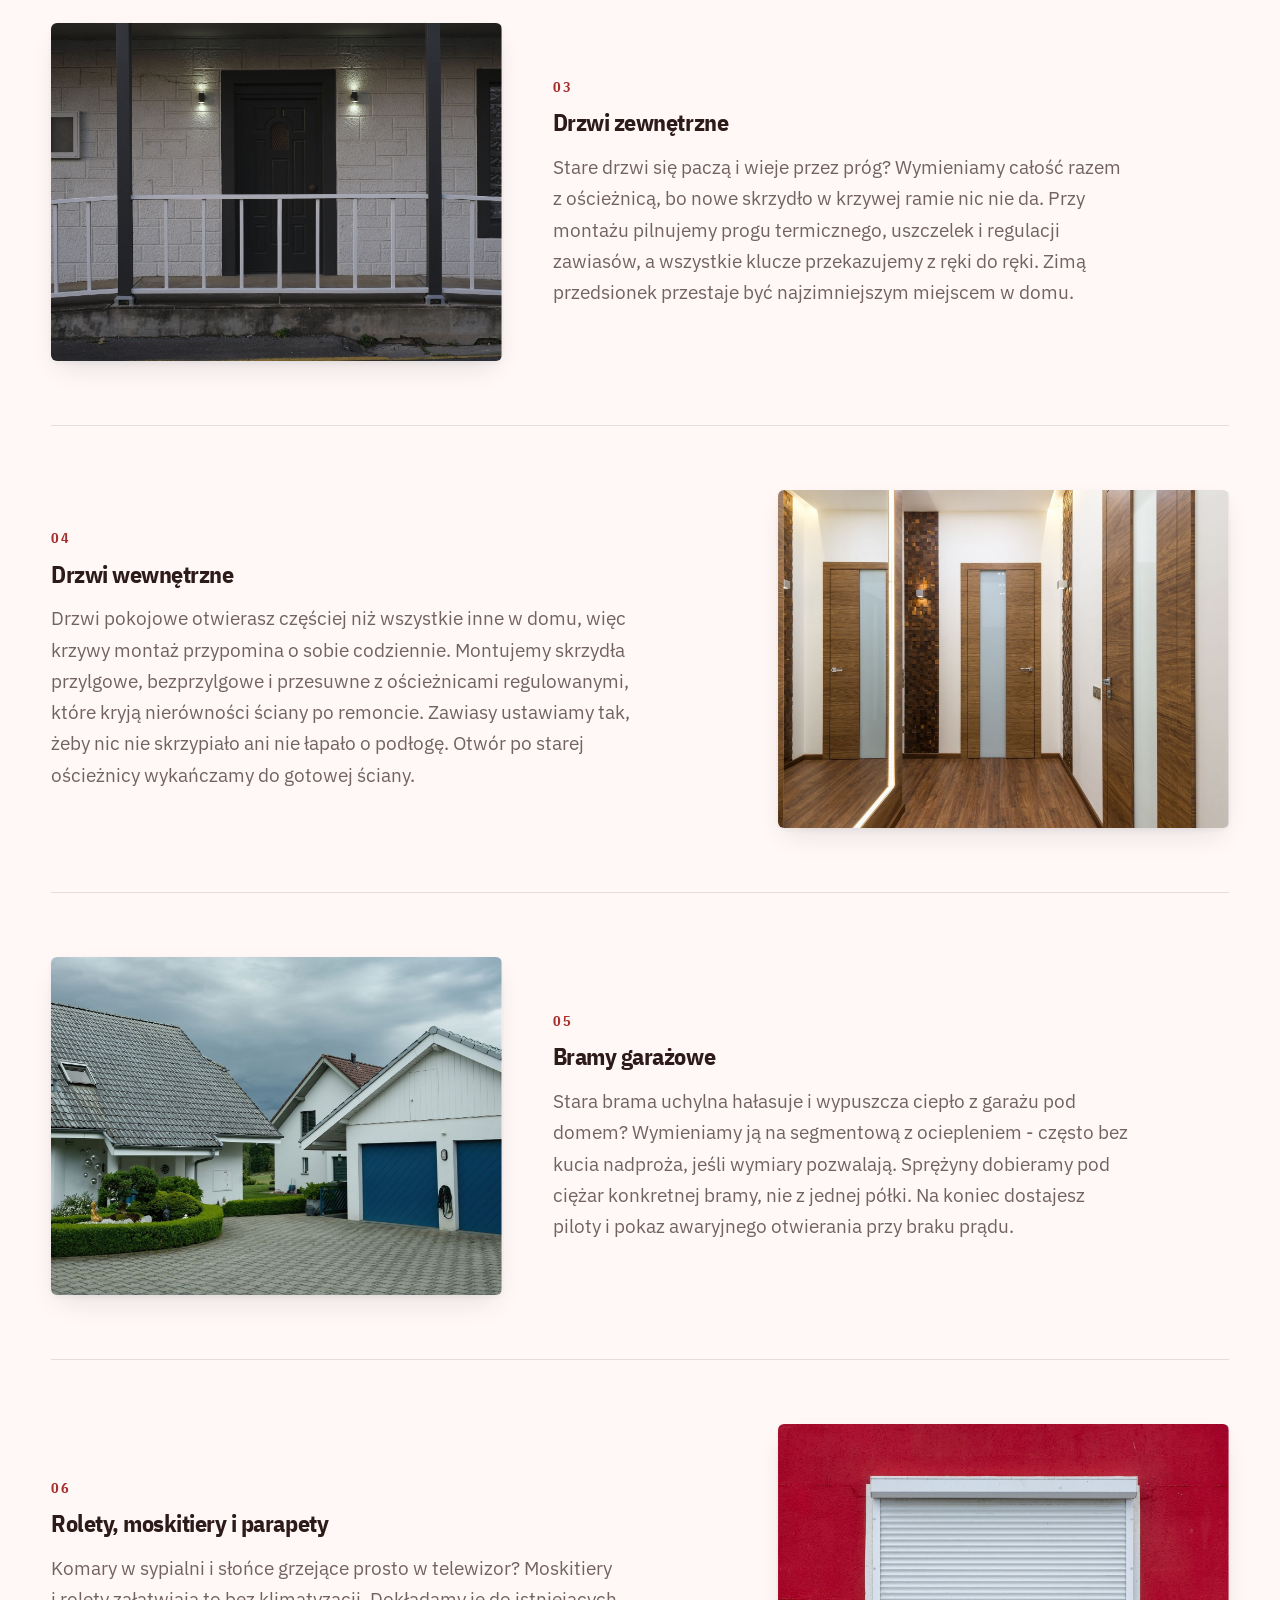
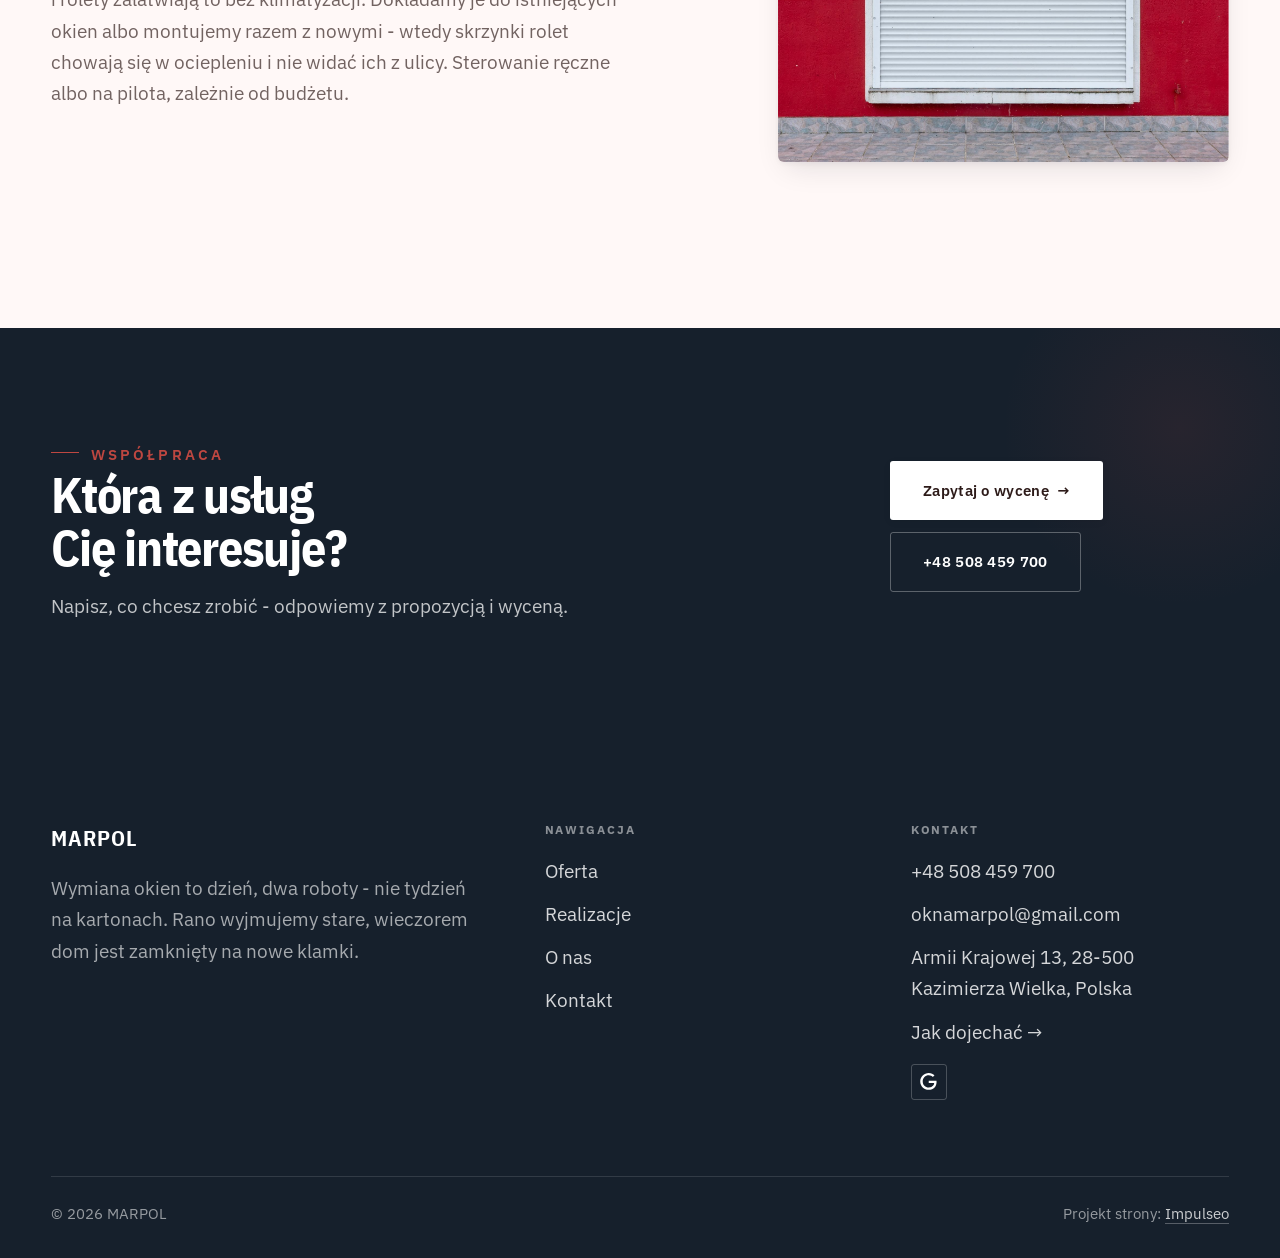
<file: oferta.html>
<!DOCTYPE html>
<html lang="pl">
<head>
<meta charset="UTF-8">
<meta name="viewport" content="width=device-width, initial-scale=1.0">
<title>Oferta - MARPOL</title>
<meta name="description" content="Okna PVC i aluminiowe, drzwi, bramy garażowe w Kazimierzy Wielkiej. Bezpłatny pomiar, ciepły montaż, wywóz starych okien, gwarancja. Zadzwoń: +48 508 459 700.">
<link rel="canonical" href="https://impulseo-pl.github.io/marpol/oferta.html">
<meta name="robots" content="noindex, nofollow">
<meta property="og:type" content="website">
<meta property="og:locale" content="pl_PL">
<meta property="og:site_name" content="MARPOL">
<meta property="og:title" content="Oferta - MARPOL">
<meta property="og:description" content="Okna PVC i aluminiowe, drzwi, bramy garażowe w Kazimierzy Wielkiej. Bezpłatny pomiar, ciepły montaż, wywóz starych okien, gwarancja. Zadzwoń: +48 508 459 700.">
<meta property="og:url" content="https://impulseo-pl.github.io/marpol/oferta.html">
<meta property="og:image" content="https://impulseo-pl.github.io/marpol/img/og.jpg">
<meta property="og:image:width" content="1200">
<meta property="og:image:height" content="630">
<meta name="twitter:card" content="summary_large_image">
<link rel="preconnect" href="https://fonts.googleapis.com">
<link rel="preconnect" href="https://fonts.gstatic.com" crossorigin>
<link href="https://fonts.googleapis.com/css2?family=IBM+Plex+Sans+Condensed:wght@500;600;700&family=IBM+Plex+Sans:wght@400;500;600&display=swap" rel="stylesheet">
<link rel="stylesheet" href="assets/styles.css?v=29ff40a1">
</head>
<body>

<header class="nav">
  <div class="wrap nav-inner">
    <a class="brand brand-has-logo" href="index.html"><img class="brand-logo" src="img/logo.png" alt="MARPOL" width="1361" height="954" decoding="async"></a>
    <nav class="nav-links">
      <a href="oferta.html" class="active" aria-current="page">Oferta</a>
      <a href="realizacje.html">Realizacje</a>
      <a href="o-nas.html">O nas</a>
      <a href="kontakt.html">Kontakt</a>
      <a href="kontakt.html" class="btn btn-accent">Zapytaj o wycenę</a>
    </nav>
    <button class="nav-toggle" aria-label="Menu"><span></span><span></span><span></span></button>
  </div>
</header>

<main>
<section class="pagehead">
  <img src="img/g12.jpg" alt="MARPOL - Zakres robót" width="1880" height="1253" decoding="async">
  <div class="wrap">
    <span class="eyebrow">Oferta</span>
    <h1>Zakres robót</h1>
  </div>
</section>
<section>
  <div class="wrap">
    <div class="svc-row reveal">
      <div class="svc-row-art"><img src="img/g6.jpg" alt="Okna PVC i aluminiowe" loading="lazy" width="1880" height="1255" decoding="async"></div>
      <div>
        <span class="num">01</span>
        <h3>Okna PVC i aluminiowe</h3>
        <p class="muted">Montujemy okna z profili Veka i Brugmann - znamy je też od strony serwisowej, więc wiemy, które okucia nie robią kłopotów po latach. Każde okno zamawiamy z własnego pomiaru, nie z przybliżenia podanego przez telefon. Do domu przy ruchliwej drodze zaproponujemy szybę o podwyższonym tłumieniu hałasu - różnicę słychać pierwszej nocy.</p>
      </div>
    </div>
    <div class="svc-row rev reveal">
      <div class="svc-row-art"><img src="img/g7.jpg" alt="Wymiana okien z demontażem" loading="lazy" width="1600" height="1068" decoding="async"></div>
      <div>
        <span class="num">02</span>
        <h3>Wymiana okien z demontażem</h3>
        <p class="muted">Boisz się gruzu i kurzu przy wymianie? Meble i podłogi okrywamy folią, zanim ruszymy pierwszą ramę. Stare okno wyjmujemy w całości, ubytki tynku przy ościeżach poprawiamy na bieżąco, a nowe stawiamy na ciepłym montażu z taśmami rozprężnymi - żeby wokół ramy nie uciekało ciepło. Stare ramy zabieramy od razu.</p>
      </div>
    </div>
    <div class="svc-row reveal">
      <div class="svc-row-art"><img src="img/g8.jpg" alt="Drzwi zewnętrzne" loading="lazy" width="1880" height="1253" decoding="async"></div>
      <div>
        <span class="num">03</span>
        <h3>Drzwi zewnętrzne</h3>
        <p class="muted">Stare drzwi się paczą i wieje przez próg? Wymieniamy całość razem z ościeżnicą, bo nowe skrzydło w krzywej ramie nic nie da. Przy montażu pilnujemy progu termicznego, uszczelek i regulacji zawiasów, a wszystkie klucze przekazujemy z ręki do ręki. Zimą przedsionek przestaje być najzimniejszym miejscem w domu.</p>
      </div>
    </div>
    <div class="svc-row rev reveal">
      <div class="svc-row-art"><img src="img/g9.jpg" alt="Drzwi wewnętrzne" loading="lazy" width="1880" height="1255" decoding="async"></div>
      <div>
        <span class="num">04</span>
        <h3>Drzwi wewnętrzne</h3>
        <p class="muted">Drzwi pokojowe otwierasz częściej niż wszystkie inne w domu, więc krzywy montaż przypomina o sobie codziennie. Montujemy skrzydła przylgowe, bezprzylgowe i przesuwne z ościeżnicami regulowanymi, które kryją nierówności ściany po remoncie. Zawiasy ustawiamy tak, żeby nic nie skrzypiało ani nie łapało o podłogę. Otwór po starej ościeżnicy wykańczamy do gotowej ściany.</p>
      </div>
    </div>
    <div class="svc-row reveal">
      <div class="svc-row-art"><img src="img/g10.jpg" alt="Bramy garażowe" loading="lazy" width="1880" height="1253" decoding="async"></div>
      <div>
        <span class="num">05</span>
        <h3>Bramy garażowe</h3>
        <p class="muted">Stara brama uchylna hałasuje i wypuszcza ciepło z garażu pod domem? Wymieniamy ją na segmentową z ociepleniem - często bez kucia nadproża, jeśli wymiary pozwalają. Sprężyny dobieramy pod ciężar konkretnej bramy, nie z jednej półki. Na koniec dostajesz piloty i pokaz awaryjnego otwierania przy braku prądu.</p>
      </div>
    </div>
    <div class="svc-row rev reveal">
      <div class="svc-row-art"><img src="img/g11.jpg" alt="Rolety, moskitiery i parapety" loading="lazy" width="1880" height="1255" decoding="async"></div>
      <div>
        <span class="num">06</span>
        <h3>Rolety, moskitiery i parapety</h3>
        <p class="muted">Komary w sypialni i słońce grzejące prosto w telewizor? Moskitiery i rolety załatwiają to bez klimatyzacji. Dokładamy je do istniejących okien albo montujemy razem z nowymi - wtedy skrzynki rolet chowają się w ociepleniu i nie widać ich z ulicy. Sterowanie ręczne albo na pilota, zależnie od budżetu.</p>
      </div>
    </div>
  </div>
</section>

<section class="cta">
  <div class="wrap">
    <div class="reveal">
      <span class="eyebrow">Współpraca</span>
      <h2>Która z usług Cię interesuje?</h2>
      <p>Napisz, co chcesz zrobić - odpowiemy z propozycją i wyceną.</p>
    </div>
    <div class="cta-actions reveal">
      <a href="kontakt.html" class="btn btn-light">Zapytaj o wycenę <span class="arr">→</span></a>
      <a href="tel:+48508459700" class="btn btn-ghost btn-ghost-cta">+48 508 459 700</a>
    </div>
  </div>
</section>
</main>

<footer>
  <div class="wrap">
    <div class="foot-grid">
      <div class="foot-brand">
        <div class="name">MARPOL</div>
        <p>Wymiana okien to dzień, dwa roboty - nie tydzień na kartonach. Rano wyjmujemy stare, wieczorem dom jest zamknięty na nowe klamki.</p>
      </div>
      <div class="foot-col">
        <h4>Nawigacja</h4>
        <a href="oferta.html">Oferta</a>
        <a href="realizacje.html">Realizacje</a>
        <a href="o-nas.html">O nas</a>
        <a href="kontakt.html">Kontakt</a>
      </div>
      <div class="foot-col">
        <h4>Kontakt</h4>
        <a href="tel:+48508459700">+48 508 459 700</a>
        <a href="mailto:oknamarpol@gmail.com">oknamarpol@gmail.com</a>
        <p>Armii Krajowej 13, 28-500 Kazimierza Wielka, Polska</p>
        <a href="https://maps.google.com/?cid=10390985778502014808&g_mp=CiVnb29nbGUubWFwcy5wbGFjZXMudjEuUGxhY2VzLkdldFBsYWNlEAIYBCAA" target="_blank" rel="noopener">Jak dojechać →</a>
      <div class="foot-soc">
        <a class="soc" href="https://maps.google.com/?cid=10390985778502014808&g_mp=CiVnb29nbGUubWFwcy5wbGFjZXMudjEuUGxhY2VzLkdldFBsYWNlEAIYBCAA" target="_blank" rel="noopener" aria-label="Google - MARPOL"><svg viewBox="0 0 24 24" aria-hidden="true" focusable="false"><path d="M12.48 10.92v3.28h7.84c-.24 1.84-.853 3.187-1.787 4.133-1.147 1.147-2.933 2.4-6.053 2.4-4.827 0-8.6-3.893-8.6-8.72s3.773-8.72 8.6-8.72c2.6 0 4.507 1.027 5.907 2.347l2.307-2.307C18.747 1.44 16.133 0 12.48 0 5.867 0 .307 5.387.307 12s5.56 12 12.173 12c3.573 0 6.267-1.173 8.373-3.36 2.16-2.16 2.84-5.213 2.84-7.667 0-.76-.053-1.467-.173-2.053H12.48z" fill="currentColor"/></svg></a>
      </div>
      </div>
    </div>
    <div class="foot-bot">
      <span>© 2026 MARPOL</span>
      <span>Projekt strony: <a class="foot-credit" href="https://impulseo.pl" target="_blank" rel="noopener">Impulseo</a></span>
    </div>
  </div>
</footer>
<div class="sticky-reserve"><a class="sr-book" href="kontakt.html">Zapytaj o wycenę</a><a class="sr-call" href="tel:+48508459700" aria-label="Zadzwoń"><svg class="ico-tel" width="16" height="16" viewBox="0 0 24 24" fill="none" aria-hidden="true"><path d="M6.6 10.8a15.5 15.5 0 0 0 6.6 6.6l2.2-2.2a1 1 0 0 1 1-.24 11.4 11.4 0 0 0 3.6.58 1 1 0 0 1 1 1V20a1 1 0 0 1-1 1A17 17 0 0 1 3 4a1 1 0 0 1 1-1h3.5a1 1 0 0 1 1 1c0 1.25.2 2.46.58 3.6a1 1 0 0 1-.25 1l-2.23 2.2Z" fill="currentColor"/></svg></a></div>
<div class="demo-wazne" data-do="2026-09-09" data-cykl="3" hidden><svg class="dw-ico" width="13" height="13" viewBox="0 0 24 24" fill="none" aria-hidden="true"><circle cx="12" cy="12" r="8.6" stroke="currentColor" stroke-width="1.8"/><path d="M12 7.2V12l3.3 2" stroke="currentColor" stroke-width="1.8" stroke-linecap="round"/></svg><span class="dw-txt"></span></div>

<script src="assets/main.js"></script>
</body>
</html>
</file>
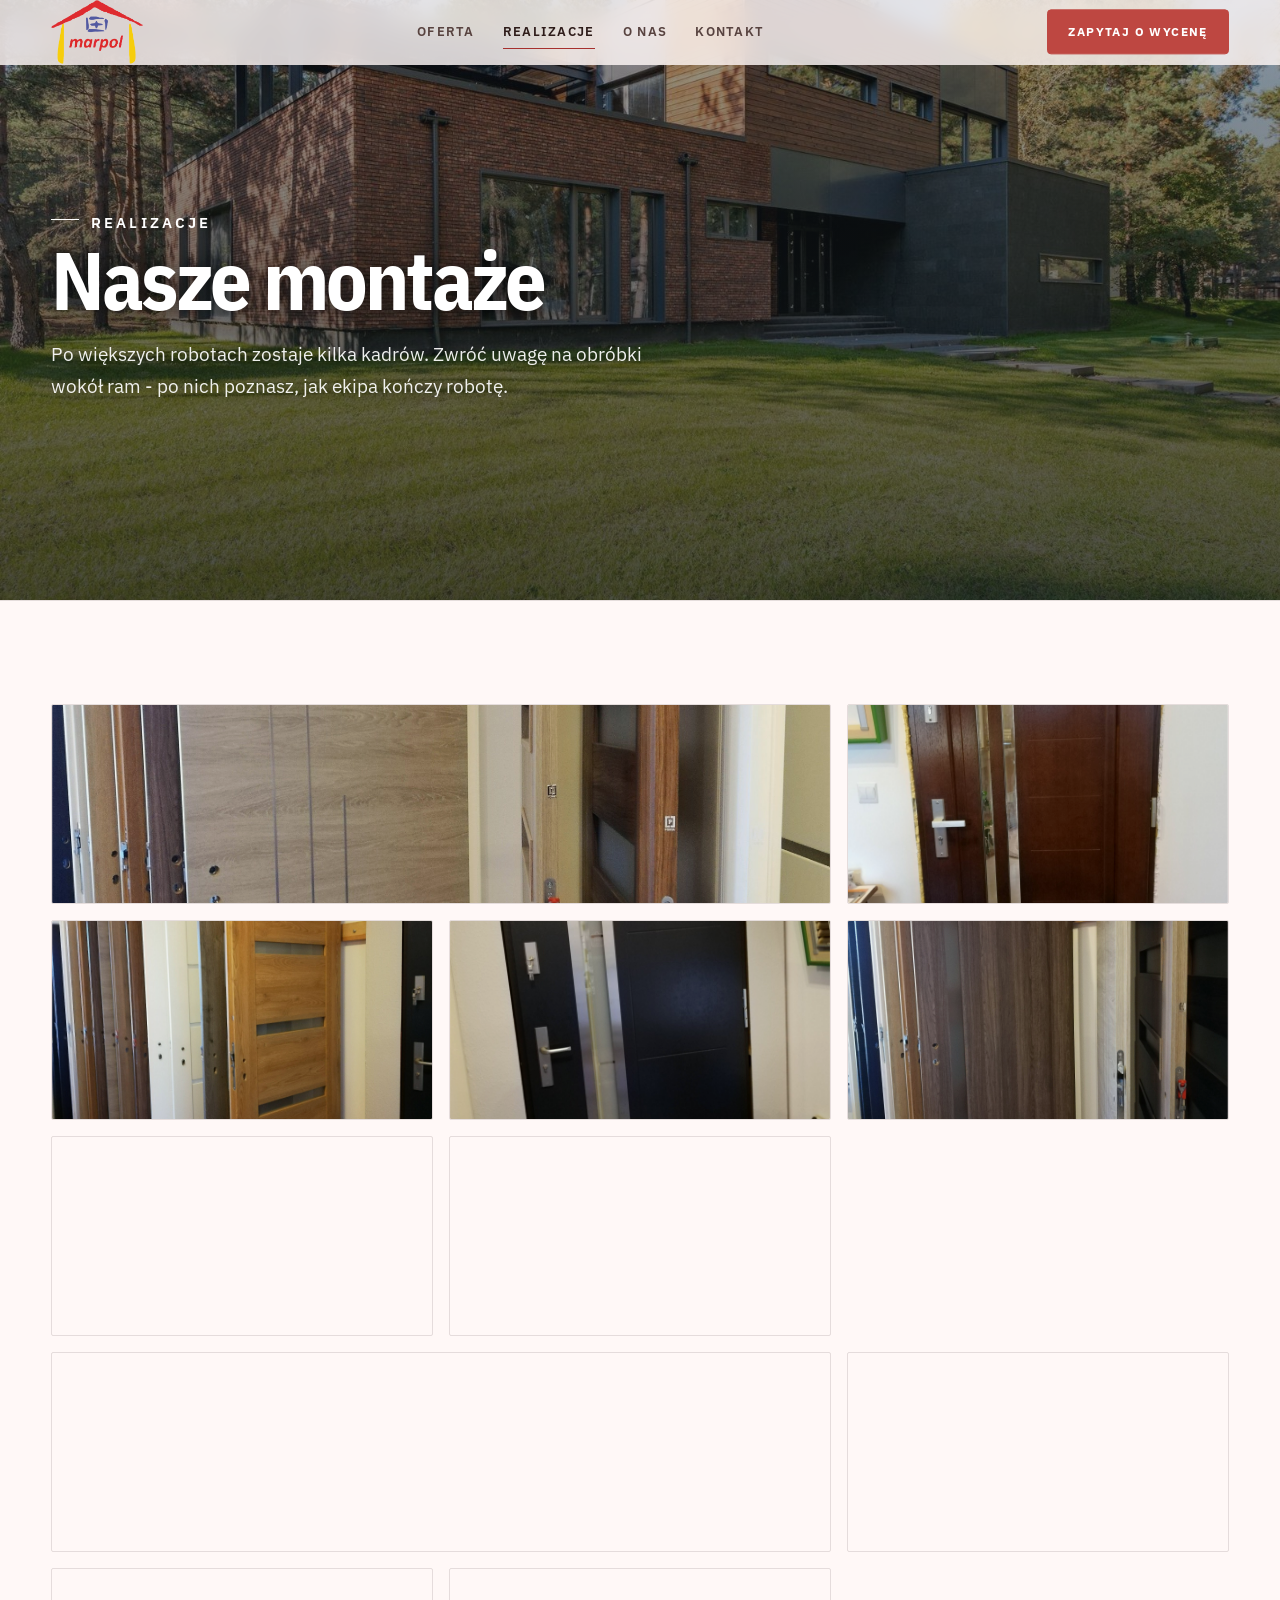
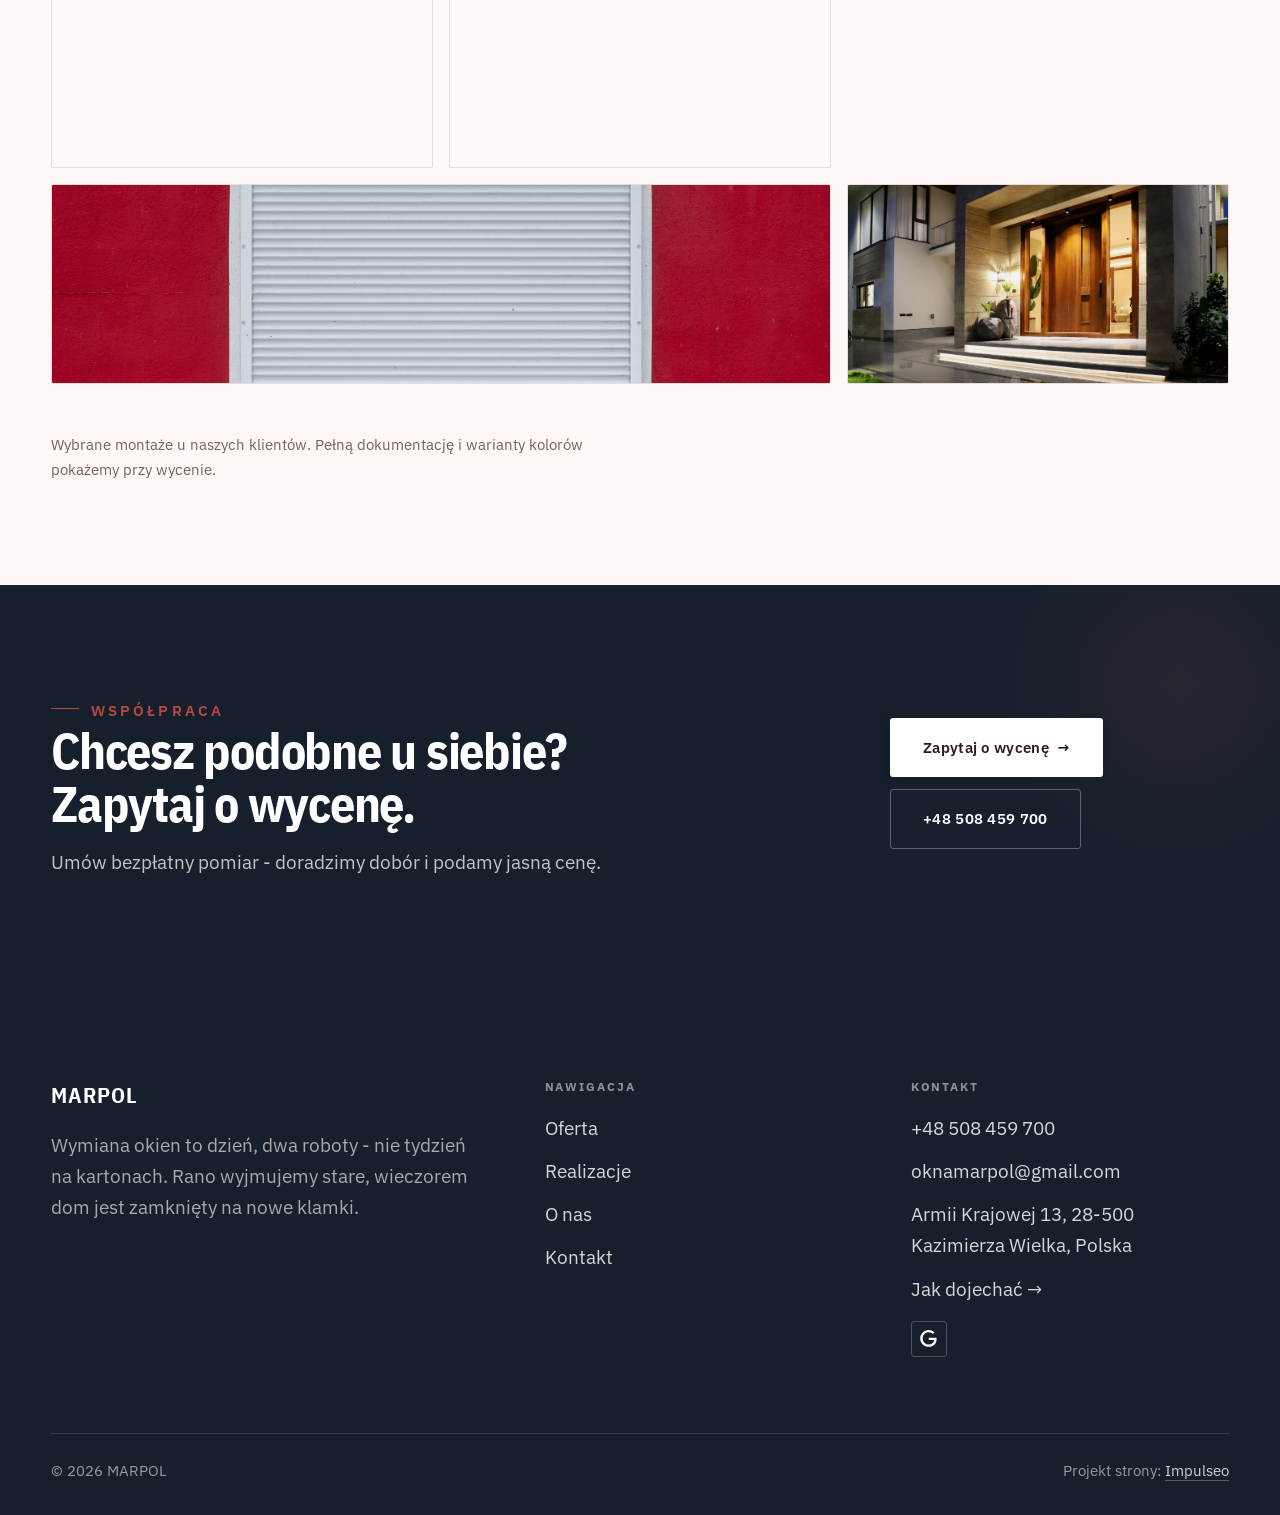
<file: realizacje.html>
<!DOCTYPE html>
<html lang="pl">
<head>
<meta charset="UTF-8">
<meta name="viewport" content="width=device-width, initial-scale=1.0">
<title>Realizacje - MARPOL</title>
<meta name="description" content="Realizacje MARPOL: Okna po montażu, Drzwi wejściowe, Brama segmentowa, Ciepły montaż w trakcie, Rolety zewnętrzne">
<link rel="canonical" href="https://impulseo-pl.github.io/marpol/realizacje.html">
<meta name="robots" content="noindex, nofollow">
<meta property="og:type" content="website">
<meta property="og:locale" content="pl_PL">
<meta property="og:site_name" content="MARPOL">
<meta property="og:title" content="Realizacje - MARPOL">
<meta property="og:description" content="Realizacje MARPOL: Okna po montażu, Drzwi wejściowe, Brama segmentowa, Ciepły montaż w trakcie, Rolety zewnętrzne">
<meta property="og:url" content="https://impulseo-pl.github.io/marpol/realizacje.html">
<meta property="og:image" content="https://impulseo-pl.github.io/marpol/img/og.jpg">
<meta property="og:image:width" content="1200">
<meta property="og:image:height" content="630">
<meta name="twitter:card" content="summary_large_image">
<link rel="preconnect" href="https://fonts.googleapis.com">
<link rel="preconnect" href="https://fonts.gstatic.com" crossorigin>
<link href="https://fonts.googleapis.com/css2?family=IBM+Plex+Sans+Condensed:wght@500;600;700&family=IBM+Plex+Sans:wght@400;500;600&display=swap" rel="stylesheet">
<link rel="stylesheet" href="assets/styles.css?v=29ff40a1">
</head>
<body>

<header class="nav">
  <div class="wrap nav-inner">
    <a class="brand brand-has-logo" href="index.html"><img class="brand-logo" src="img/logo.png" alt="MARPOL" width="1361" height="954" decoding="async"></a>
    <nav class="nav-links">
      <a href="oferta.html">Oferta</a>
      <a href="realizacje.html" class="active" aria-current="page">Realizacje</a>
      <a href="o-nas.html">O nas</a>
      <a href="kontakt.html">Kontakt</a>
      <a href="kontakt.html" class="btn btn-accent">Zapytaj o wycenę</a>
    </nav>
    <button class="nav-toggle" aria-label="Menu"><span></span><span></span><span></span></button>
  </div>
</header>

<main>
<section class="pagehead">
  <img src="img/g14.jpg" alt="MARPOL - Nasze montaże" width="1600" height="1068" decoding="async">
  <div class="wrap">
    <span class="eyebrow">Realizacje</span>
    <h1>Nasze montaże</h1>
    <p>Po większych robotach zostaje kilka kadrów. Zwróć uwagę na obróbki wokół ram - po nich poznasz, jak ekipa kończy robotę.</p>
  </div>
</section>
<section>
  <div class="wrap">
    <div class="gallery">
      <div class="tile t-two3 reveal"><img src="img/g1.jpg" alt="MARPOL" loading="lazy" width="1728" height="2304" decoding="async"></div>
      <div class="tile t-third reveal"><img src="img/about.jpg" alt="MARPOL" loading="lazy" width="1652" height="2232" decoding="async"></div>
      <div class="tile t-third reveal"><img src="img/g2.jpg" alt="MARPOL" loading="lazy" width="1728" height="2304" decoding="async"></div>
      <div class="tile t-third reveal"><img src="img/g3.jpg" alt="MARPOL" loading="lazy" width="1572" height="2172" decoding="async"></div>
      <div class="tile t-third reveal"><img src="img/g4.jpg" alt="MARPOL" loading="lazy" width="1728" height="2304" decoding="async"></div>
      <div class="tile t-third reveal"><img src="img/g5.jpg" alt="MARPOL" loading="lazy" width="1600" height="1600" decoding="async"></div>
      <div class="tile t-third reveal"><img src="img/g6.jpg" alt="MARPOL" loading="lazy" width="1880" height="1255" decoding="async"></div>
      <div class="tile t-two3 reveal"><img src="img/g7.jpg" alt="MARPOL" loading="lazy" width="1600" height="1068" decoding="async"></div>
      <div class="tile t-third reveal"><img src="img/g8.jpg" alt="MARPOL" loading="lazy" width="1880" height="1253" decoding="async"></div>
      <div class="tile t-third reveal"><img src="img/g9.jpg" alt="MARPOL" loading="lazy" width="1880" height="1255" decoding="async"></div>
      <div class="tile t-third reveal"><img src="img/g10.jpg" alt="MARPOL" loading="lazy" width="1880" height="1253" decoding="async"></div>
      <div class="tile t-two3 reveal"><img src="img/g11.jpg" alt="MARPOL" loading="lazy" width="1880" height="1255" decoding="async"></div>
      <div class="tile t-third reveal"><img src="img/g12.jpg" alt="MARPOL" loading="lazy" width="1880" height="1253" decoding="async"></div>
    </div>
    <p class="muted reveal" style="margin-top:var(--space-7);font-size:var(--text-sm);max-width:62ch">Wybrane montaże u naszych klientów. Pełną dokumentację i warianty kolorów pokażemy przy wycenie.</p>
  </div>
</section>
<section class="cta">
  <div class="wrap">
    <div class="reveal">
      <span class="eyebrow">Współpraca</span>
      <h2>Chcesz podobne u siebie? Zapytaj o wycenę.</h2>
      <p>Umów bezpłatny pomiar - doradzimy dobór i podamy jasną cenę.</p>
    </div>
    <div class="cta-actions reveal">
      <a href="kontakt.html" class="btn btn-light">Zapytaj o wycenę <span class="arr">→</span></a>
      <a href="tel:+48508459700" class="btn btn-ghost btn-ghost-cta">+48 508 459 700</a>
    </div>
  </div>
</section>
</main>

<footer>
  <div class="wrap">
    <div class="foot-grid">
      <div class="foot-brand">
        <div class="name">MARPOL</div>
        <p>Wymiana okien to dzień, dwa roboty - nie tydzień na kartonach. Rano wyjmujemy stare, wieczorem dom jest zamknięty na nowe klamki.</p>
      </div>
      <div class="foot-col">
        <h4>Nawigacja</h4>
        <a href="oferta.html">Oferta</a>
        <a href="realizacje.html">Realizacje</a>
        <a href="o-nas.html">O nas</a>
        <a href="kontakt.html">Kontakt</a>
      </div>
      <div class="foot-col">
        <h4>Kontakt</h4>
        <a href="tel:+48508459700">+48 508 459 700</a>
        <a href="mailto:oknamarpol@gmail.com">oknamarpol@gmail.com</a>
        <p>Armii Krajowej 13, 28-500 Kazimierza Wielka, Polska</p>
        <a href="https://maps.google.com/?cid=10390985778502014808&g_mp=CiVnb29nbGUubWFwcy5wbGFjZXMudjEuUGxhY2VzLkdldFBsYWNlEAIYBCAA" target="_blank" rel="noopener">Jak dojechać →</a>
      <div class="foot-soc">
        <a class="soc" href="https://maps.google.com/?cid=10390985778502014808&g_mp=CiVnb29nbGUubWFwcy5wbGFjZXMudjEuUGxhY2VzLkdldFBsYWNlEAIYBCAA" target="_blank" rel="noopener" aria-label="Google - MARPOL"><svg viewBox="0 0 24 24" aria-hidden="true" focusable="false"><path d="M12.48 10.92v3.28h7.84c-.24 1.84-.853 3.187-1.787 4.133-1.147 1.147-2.933 2.4-6.053 2.4-4.827 0-8.6-3.893-8.6-8.72s3.773-8.72 8.6-8.72c2.6 0 4.507 1.027 5.907 2.347l2.307-2.307C18.747 1.44 16.133 0 12.48 0 5.867 0 .307 5.387.307 12s5.56 12 12.173 12c3.573 0 6.267-1.173 8.373-3.36 2.16-2.16 2.84-5.213 2.84-7.667 0-.76-.053-1.467-.173-2.053H12.48z" fill="currentColor"/></svg></a>
      </div>
      </div>
    </div>
    <div class="foot-bot">
      <span>© 2026 MARPOL</span>
      <span>Projekt strony: <a class="foot-credit" href="https://impulseo.pl" target="_blank" rel="noopener">Impulseo</a></span>
    </div>
  </div>
</footer>
<div class="sticky-reserve"><a class="sr-book" href="kontakt.html">Zapytaj o wycenę</a><a class="sr-call" href="tel:+48508459700" aria-label="Zadzwoń"><svg class="ico-tel" width="16" height="16" viewBox="0 0 24 24" fill="none" aria-hidden="true"><path d="M6.6 10.8a15.5 15.5 0 0 0 6.6 6.6l2.2-2.2a1 1 0 0 1 1-.24 11.4 11.4 0 0 0 3.6.58 1 1 0 0 1 1 1V20a1 1 0 0 1-1 1A17 17 0 0 1 3 4a1 1 0 0 1 1-1h3.5a1 1 0 0 1 1 1c0 1.25.2 2.46.58 3.6a1 1 0 0 1-.25 1l-2.23 2.2Z" fill="currentColor"/></svg></a></div>
<div class="demo-wazne" data-do="2026-09-09" data-cykl="3" hidden><svg class="dw-ico" width="13" height="13" viewBox="0 0 24 24" fill="none" aria-hidden="true"><circle cx="12" cy="12" r="8.6" stroke="currentColor" stroke-width="1.8"/><path d="M12 7.2V12l3.3 2" stroke="currentColor" stroke-width="1.8" stroke-linecap="round"/></svg><span class="dw-txt"></span></div>

<script src="assets/main.js"></script>
</body>
</html>
</file>
<file: assets/styles.css>
/* ============================================================
   STOLBASZ — premium, architektoniczny B2B fit-out
   Jasna paleta, zero brązu. System wg premium-web-craft.
   Projekt strony: Impulseo (impulseo.pl)
   ============================================================ */

:root{
  /* PALETA — jasna, architektoniczna, chłodna */
  --paper:#F4F7FA;          /* główne tło */
  --paper-2:#E7EDF3;        /* sekcje alternatywne (chłodny jasny szary) */
  --paper-3:#E7EDF3;        /* delikatne wypełnienia */
  --ink:#16202C;            /* tekst główny — chłodny grafit */
  --ink-soft:#3A4654;       /* nagłówki drugorzędne */
  --muted:#5C6672;          /* tekst poboczny */
  --line:rgba(22,32,44,.12);/* hairline */
  --accent:#235E96;         /* stonowany petrol-slate — jedyny akcent */
  --accent-d:#1A4A78;
  --accent-soft:rgba(35,94,150,.10);
  --dark:#16202C;           /* sekcje ciemne (stopka/CTA) */

  /* HOVER ZDJĘĆ — JEDEN standard dla całego silnika (decyzja K. 04.08.2026, artefakt z wariantami).
     AKTUALNE (K.+Szymon 09.08.2026, wybór z artefaktu 6 wariantów): zoom 1.05 przy 1.4s -
     przy tak długim czasie mocniejszy kadr NIE skacze, tylko „oddycha". Poprzedni standard
     (1.02 / .55s z 04.08) odbierany jako dynamiczny i szybki.
     Spoczynek lekko przygaszony, ale TYLKO tam, gdzie jest mysz (@media hover:hover) —
     na telefonie zdjęcia zostają w pełnej jasności. */
  --img-zoom:1.05;                   /* K.+Szymon 09.08: wariant F z artefaktu porównawczego */
  --img-rest:brightness(.95) saturate(.99);
  --img-hot:brightness(1.06) saturate(1.05);
  --img-dur:1.4s;                    /* K.+Szymon 09.08 (wariant F): powoli = elegancko */
  --img-ease:cubic-bezier(.16,.84,.44,1);  /* miękki ogon, efekt „oddychania" */

  /* ODSTĘPY — skala 4/8 */
  --space-1:4px; --space-2:8px; --space-3:12px; --space-4:16px; --space-5:24px;
  --space-6:32px; --space-7:48px; --space-8:64px; --space-9:96px; --space-10:128px;

  /* TYPOGRAFIA — fluid clamp() (skala podbita 16.07.2026: większe, czytelniejsze litery — uwaga Adama) */
  --text-sm:clamp(.9rem,.87rem + .12vw,1rem);
  --text-base:clamp(1.08rem,1.04rem + .18vw,1.2rem);
  --text-lg:clamp(1.24rem,1.15rem + .34vw,1.44rem);
  --text-h3:clamp(1.34rem,1.22rem + .55vw,1.66rem);
  --text-h2:clamp(2.1rem,1.66rem + 2.1vw,3.1rem);
  --text-h1:clamp(2.9rem,2.1rem + 4vw,5.1rem);

  /* PROMIENIE — architektoniczne, raczej ostre */
  --r-sm:3px; --r-md:6px; --r-lg:10px;

  /* RUCH */
  --ease:cubic-bezier(.25,.46,.45,.94); --dur:.24s;

  /* CIENIE — miękkie, warstwowe */
  --sh-sm:0 1px 2px rgba(16,24,32,.04), 0 2px 8px rgba(16,24,32,.05);
  --sh-md:0 2px 6px rgba(16,24,32,.05), 0 12px 28px -8px rgba(16,24,32,.12);
  --sh-lg:0 6px 14px rgba(16,24,32,.07), 0 26px 56px -18px rgba(16,24,32,.22);

  --hairline:1px solid var(--line);

  --font-display:'IBM Plex Sans Condensed','IBM Plex Sans',sans-serif;
  --font-body:'IBM Plex Sans',sans-serif;
}

*{box-sizing:border-box;margin:0;padding:0}
html{scroll-behavior:smooth}
body{
  font-family:var(--font-body);
  font-size:var(--text-base);
  line-height:1.65;
  color:var(--ink);
  background:var(--paper);
  -webkit-font-smoothing:antialiased;
  text-rendering:optimizeLegibility;
}
img{max-width:100%;height:auto;display:block}  /* height:auto = width/height z atrybutów trzyma proporcje (TOP#12) */
a{color:inherit;text-decoration:none}

.wrap{width:min(92%,1180px);margin-inline:auto}
section{padding-block:clamp(52px,6.5vw,96px)}

h1,h2,h3{font-family:var(--font-display);font-weight:700;line-height:1.08;letter-spacing:-.02em;color:var(--ink)}
h1{font-size:var(--text-h1);letter-spacing:-.035em}
h2{font-size:var(--text-h2);letter-spacing:-.025em}
h3{font-size:var(--text-h3)}
/* MIARA — długość wiersza. WCAG 2.2 SC 1.4.8: max 80 znaków; Butterick: 45–90.
   68ch daje realnie 72–78 znaków polskiego tekstu, czyli z zapasem pod granicą.
   Wcześniej limit miał TYLKO <p> — <li>, <blockquote> i <dd> nie miały żadnego,
   i to jedyny powód, dla którego 23 bloki na dwóch oddanych stronach jadą po
   83–106 znaków w wierszu (pomiar 07.08.2026, bramka `miara`).
   ⚠️ Listy i definicje ograniczamy TYLKO bez klasy: `ul`/`ol` z klasą to u nas
   układ (siatki kafli, menu), a nie tekst ciągły — tam miarę wyznacza układ. */
/* 60ch, nie 68ch (K. 10.08): po zmianie fontów na węższe kroje (DM Sans i spółka)
   w 68ch mieściło się ~90 znaków - bramka pikselowa słusznie zgłaszała przekroczenie
   granicy 80. Pomiar na żywej przeglądarce: 60ch = 90 znaków, 53ch = ~78 znaków, czyli normę WCAG 1.4.8. */
:root{ --miara:53ch }
p{max-width:min(100%,var(--miara))}
blockquote,
ul:not([class])>li, ol:not([class])>li,
dl:not([class])>dd{max-width:min(100%,var(--miara))}

/* ⚠️ Świadomie BEZ wyjątku `.tile p,.card p,.svc p{max-width:none}`, choć nasuwa się sam:
   te akapity BYŁY już ograniczone (stare `p{max-width:65ch}`), więc „wyjątek" nie odblokowałby
   niczego nowego — tylko ROZLUŹNIŁ stan sprzed zmiany na wszystkich demach naraz.
   `figcaption` żadna z reguł wyżej nie dotyczy, więc też nie potrzebuje zwolnienia. */

/* ŁAMANIE. `balance` wyrównuje długości wierszy w nagłówku, `pretty` pilnuje ostatniego
   wiersza akapitu, żeby nie został w nim jeden wyraz. Obsługiwane od Chrome 117 /
   Safari 17.5; starsze przeglądarki po prostu ignorują tę własność.
   `text-wrap:pretty` nie występowało dotąd ANI RAZ w silniku ani w repo klientów. */
h1,h2,h3,.lead,.lede{text-wrap:balance}
p,li,blockquote,dd{text-wrap:pretty}

.eyebrow{
  font-family:var(--font-body);
  font-size:var(--text-sm);
  font-weight:600;
  letter-spacing:.18em;
  text-transform:uppercase;
  color:var(--accent);
  display:inline-flex;align-items:center;gap:var(--space-3);
}
/* flex:none + margin-top = kreska trzyma się PIERWSZEJ linii. Wcześniej align-items:center
   centrowało ją względem całego bloku i przy zawinięciu (długi kicker typu
   „…WNĘTRZ · LESZNO · OD 2019") druga linia lądowała z brzydkim wcięciem. */
.eyebrow{align-items:flex-start}
.eyebrow>*,.eyebrow{text-wrap:balance}   /* dlugi kicker lamal sie na sierote typu samo „2019" w drugiej linii */
.eyebrow::before{content:"";width:28px;height:1px;background:var(--accent);display:inline-block;flex:none;margin-top:.62em}

.muted{color:var(--muted)}
.lead{font-size:var(--text-lg);line-height:1.55;color:var(--ink-soft);max-width:50ch}

/* ---------- BUTTONS ---------- */
.btn{
  display:inline-flex;align-items:center;gap:var(--space-2);
  font-weight:600;font-size:var(--text-sm);letter-spacing:.02em;
  padding:var(--space-4) var(--space-6);
  border-radius:var(--r-sm);
  transition:transform var(--dur) var(--ease),box-shadow var(--dur) var(--ease),background var(--dur) var(--ease);
  cursor:pointer;border:1px solid transparent;
}
.btn-accent{background:var(--accent);color:#fff;box-shadow:var(--sh-sm)}
.btn-accent:hover{background:var(--accent-d);transform:translateY(-2px);box-shadow:var(--sh-md)}
.btn-accent:active{transform:translateY(0);box-shadow:var(--sh-sm)}
.btn-ghost{background:transparent;color:var(--ink);border-color:var(--line)}
.btn-ghost:hover{border-color:var(--accent);color:var(--accent);transform:translateY(-2px)}
.btn-light{background:#fff;color:var(--ink);box-shadow:var(--sh-sm)}
.btn-light:hover{transform:translateY(-2px);box-shadow:var(--sh-md)}
.btn .arr{transition:transform var(--dur) var(--ease)}
.btn:hover .arr{transform:translateX(4px)}

/* ---------- NAV ---------- */
.nav{
  position:sticky;top:0;z-index:50;
  background:color-mix(in srgb,var(--paper) 88%,transparent);
  backdrop-filter:saturate(140%) blur(10px);
  border-bottom:var(--hairline);
}
.nav-inner{display:flex;align-items:center;justify-content:space-between;gap:var(--space-5);height:72px}
/* ANTY-NACHODZENIE (K. 05.08.2026): długa nazwa firmy + przycisk z pełnym numerem nie mieściły się w pasku
   i flex ściskał linki PONIŻEJ ich treści - "Kontakt" wchodził na ramkę "Zadzwoń +48 ...". Teraz ustępuje
   nazwa marki (skrót wielokropkiem), a menu i przycisk nigdy się nie kurczą ani nie zachodzą na siebie. */
.brand{display:flex;flex-direction:column;line-height:1;min-width:0;flex:0 1 auto}
.brand .name{font-family:var(--font-display);font-weight:800;font-size:1.35rem;letter-spacing:.04em;white-space:nowrap;overflow:hidden;text-overflow:ellipsis}
.brand .sub{font-size:.62rem;letter-spacing:.34em;text-transform:uppercase;color:var(--muted);margin-top:5px;white-space:nowrap;overflow:hidden;text-overflow:ellipsis}
.nav-links{display:flex;align-items:center;gap:var(--space-6);flex:0 0 auto}
.nav-links a{font-size:var(--text-sm);font-weight:500;color:var(--ink-soft);position:relative;padding-block:4px;white-space:nowrap;transition:color var(--dur) var(--ease)}
.nav-links a::after{content:"";position:absolute;left:0;bottom:0;width:0;height:1.5px;background:var(--accent);transition:width var(--dur) var(--ease)}
.nav-links a:hover,.nav-links a.active{color:var(--ink)}
.nav-links a:hover::after,.nav-links a.active::after{width:100%}
.nav-links .btn{padding:var(--space-2) var(--space-5)}
/* przyciski w nav: właściwy kolor (przebij .nav-links a) + bez podkreślenia */
.nav-links a.btn-accent{color:#fff}
.nav-links a.btn-ghost,.nav-links a.btn-light{color:var(--ink)}
/* CTA w pasku: NIE podkreślenie spod linków menu, ale ten sam przelatujący błysk,
   co na wszystkich innych przyciskach (zgłoszenie K. 13.08.2026 - „na hero jest efekt
   światła przechodzącego przez przycisk, na navbarze go nie ma, a mają być identyczne").
   Reguła `.nav-links a::after` jest silniejsza od `.btn::after`, więc trzeba jej
   geometrię wyzerować i wpisać połysk z nazwy - samo `display:none` gasiło efekt. */
.nav-links a.btn::after{
  display:block;content:"";position:absolute;inset:0;z-index:-1;pointer-events:none;
  inset:0;width:auto;height:auto;border-radius:inherit;   /* kasuje geometrię podkreślenia (width:0;height:1.5px) */
  background:linear-gradient(100deg,transparent 32%,rgba(255,255,255,.20) 50%,transparent 68%);
  translate:-120% 0}
@media (prefers-reduced-motion:no-preference){
  .nav-links a.btn:hover::after{translate:120% 0;transition:translate .75s var(--mt-ease,cubic-bezier(.16,.84,.44,1))}
}
.nav-toggle{display:none;background:none;border:none;cursor:pointer;flex-direction:column;gap:5px;padding:8px}
.nav-toggle span{width:24px;height:2px;background:var(--ink);transition:var(--dur)}
/* Ciasny zakres MIĘDZY menu mobilnym a pełnym pulpitem: zbijamy odstępy i nazwę marki,
   żeby wszystko zmieściło się naturalnie, zanim w ogóle dojdzie do skracania wielokropkiem. */
@media(max-width:1280px) and (min-width:921px){
  .nav-links{gap:var(--space-4)}
  .nav-links .btn{padding:var(--space-2) var(--space-4)}
  .brand .name{font-size:1.15rem}
}

/* ---------- HERO (split) ---------- */
.hero{position:relative;overflow:hidden;border-bottom:var(--hairline)}
.hero-grid{display:grid;grid-template-columns:1.05fr .95fr;gap:clamp(24px,4vw,60px);align-items:center;
  padding-block:clamp(36px,4.5vw,64px)}
.hero-copy .eyebrow{margin-bottom:var(--space-5)}
.hero-copy h1{margin-bottom:var(--space-5)}
.hero-copy .lead{margin-bottom:var(--space-7)}
.hero-actions{display:flex;flex-wrap:wrap;gap:var(--space-4)}
.hero-art{position:relative;aspect-ratio:4/3;border-radius:var(--r-lg);overflow:hidden;box-shadow:var(--sh-lg)}
.hero-art img{width:100%;height:100%;object-fit:cover}
.hero-art::after{content:"";position:absolute;inset:0;background:linear-gradient(180deg,transparent 55%,rgba(18,24,28,.28))}
.hero-badge{position:absolute;left:var(--space-5);bottom:var(--space-5);z-index:2;
  background:rgba(252,252,251,.94);backdrop-filter:blur(4px);
  border-radius:var(--r-md);padding:var(--space-4) var(--space-5);box-shadow:var(--sh-md);max-width:78%}
.hero-badge strong{display:block;font-family:var(--font-display);font-size:1rem;letter-spacing:-.01em}
.hero-badge span{font-size:var(--text-sm);color:var(--muted)}

/* ---------- HERO duży / kinowy (strona główna) ---------- */
.hero-cine{position:relative;min-height:clamp(560px,82vh,840px);min-height:clamp(560px,82svh,840px);display:flex;align-items:center;overflow:hidden;border-bottom:var(--hairline)}
.hero-cine>img{position:absolute;inset:0;width:100%;height:100%;object-fit:cover;z-index:0}
.hero-cine::after{content:"";position:absolute;inset:0;z-index:1;
  background:linear-gradient(95deg,rgba(13,18,23,.86) 0%,rgba(13,18,23,.64) 32%,rgba(13,18,23,.24) 62%,rgba(13,18,23,.04) 100%)}
.hero-cine .wrap{position:relative;z-index:2;padding-block:var(--space-8)}
.hero-cine .hero-copy{max-width:660px}
.hero-cine .eyebrow{color:#fff;margin-bottom:var(--space-5)}
.hero-cine .eyebrow::before{background:#fff}
.hero-cine h1{color:#fff;margin-bottom:var(--space-5);font-size:clamp(2.9rem,2rem + 4.4vw,5.2rem);text-wrap:balance}
.hero-cine .lead{color:rgba(255,255,255,.92);max-width:48ch;margin-bottom:var(--space-7)}
.hero-cine .hero-actions{display:flex;flex-wrap:wrap;gap:var(--space-4)}
/* NISKIE OKNO (laptop z dokiem i paskami przeglądarki ma ~700-780 px wysokości widoku):
   H1 do 5.2rem + długi lead nie mieściły się i przyciski wypadały POD krawędź ekranu -
   klient widział stronę bez ani jednego CTA. Skalujemy w dół, zamiast przycinać treść. */
@media(min-width:821px) and (max-height:820px){
  .hero-cine{min-height:clamp(520px,94svh,780px)}
  .hero-cine .wrap{padding-block:var(--space-6)}
  .hero-cine h1{font-size:clamp(2.2rem,1.5rem + 2.6vw,3.6rem);margin-bottom:var(--space-4)}
  .hero-cine .eyebrow{margin-bottom:var(--space-4)}
  .hero-cine .lead{margin-bottom:var(--space-5);max-width:44ch}
}
@media(max-width:680px){
  .hero-cine{min-height:clamp(520px,76vh,640px);min-height:clamp(520px,76svh,640px);align-items:flex-end}
  .hero-cine::after{background:linear-gradient(0deg,rgba(13,18,23,.9) 6%,rgba(13,18,23,.45) 55%,rgba(13,18,23,.25) 100%)}
  .hero-cine .wrap{padding-bottom:var(--space-9)}
  /* TELEFON (~90% oglądających): lead potrafił zająć 8 linii i zepchnąć CTA poza pierwszy ekran.
     Zwężamy interlinię i skalę - treści nie ucinamy, bo to ona sprzedaje. */
  .hero-cine .lead{font-size:.98rem;line-height:1.5;margin-bottom:var(--space-5)}
  .hero-cine .eyebrow{font-size:.72rem;letter-spacing:.13em;margin-bottom:var(--space-4)}
  .hero-cine .eyebrow::before{width:20px}
  .hero-cine h1{margin-bottom:var(--space-4)}
}

/* full-bleed hero variant (podstrony) */
.pagehead{position:relative;min-height:46vh;min-height:46svh;display:flex;align-items:flex-end;overflow:hidden;border-bottom:var(--hairline)}
.pagehead img{position:absolute;inset:0;width:100%;height:100%;object-fit:cover}
/* 10.08.2026 (decyzja K.): mocniejsze przyciemnienie + cień pod tekstem. Bramka mierzyła na
   nagłówkach podstron 3,38-3,43:1 przy wymaganych 4,5 — jasne zdjęcie (hala, śnieg, niebo)
   podchodziło pod biały tekst. Zdjęcia klientów są różne, więc kontrast musi dawać WARSTWA,
   a nie szczęśliwy dobór kadru. */
.pagehead::after{content:"";position:absolute;inset:0;background:linear-gradient(180deg,rgba(18,24,28,.40),rgba(18,24,28,.76))}
.pagehead .wrap{position:relative;z-index:2;padding-block:var(--space-9);color:#fff}
.pagehead h1{color:#fff;max-width:18ch;text-shadow:0 2px 16px rgba(0,0,0,.55)}
.pagehead .eyebrow{color:#fff}
.pagehead .eyebrow::before{background:#fff}
.pagehead p{color:rgba(255,255,255,.92);margin-top:var(--space-4);max-width:54ch;text-shadow:0 1px 12px rgba(0,0,0,.5)}

/* ---------- STRIP (pasek skrótów / liczby) ---------- */
.strip{background:var(--dark);color:#fff}
/* PASEK HASEŁ — standard 04.08.2026 (decyzja K.): 5 haseł w JEDNYM rzędzie, tekst WYŚRODKOWANY,
   węższe marginesy boczne niż reszta strony (pasek ma iść szerzej), równe wysokości kolumn. */
.strip .wrap{width:min(96%,1440px);display:grid;grid-template-columns:repeat(5,1fr);
  gap:var(--space-5);padding-block:var(--space-7);align-items:stretch}
.strip .item .k{font-family:var(--font-display);font-size:clamp(1.05rem,.82rem + .85vw,1.55rem);
  font-weight:800;letter-spacing:-.02em;color:#fff;line-height:1.18;text-wrap:balance}
.strip .item .v{font-size:var(--text-sm);color:rgba(255,255,255,.66);margin-top:var(--space-2);line-height:1.4}
.strip .item{border-left:2px solid var(--accent);padding-inline:var(--space-4);
  text-align:center;display:flex;flex-direction:column;justify-content:center}
/* liczba kolumn = liczba haseł, żeby ostatnie nie zostawało samo w drugim rzędzie.
   Klasę n-N nadaje multipage.py; domyślnie (bez klasy) pasek jest 5-kolumnowy. */
.strip.n-2 .wrap{grid-template-columns:repeat(2,1fr)}
.strip.n-3 .wrap{grid-template-columns:repeat(3,1fr)}
.strip.n-4 .wrap{grid-template-columns:repeat(4,1fr);gap:var(--space-6)}
.strip.n-4 .item .k{font-size:clamp(1.3rem,1rem + 1.1vw,2rem)}
.strip.n-6 .wrap{grid-template-columns:repeat(6,1fr);gap:var(--space-4)}
.strip.n-6 .item .k{font-size:clamp(.98rem,.8rem + .7vw,1.35rem)}
/* równe łamanie: zamiast "długa linia + jedno słowo" obie linie zbliżonej długości */
.strip .item .k{text-wrap:balance}

/* ---------- SECTION HEAD ---------- */
.head{max-width:48rem;margin-bottom:var(--space-8)}
.head.center{margin-inline:auto;text-align:center}
.head .eyebrow{margin-bottom:var(--space-4)}
.head h2{margin-bottom:var(--space-4)}
.head p{color:var(--muted);font-size:var(--text-lg);line-height:1.55}
.head.center p{margin-inline:auto}

/* ---------- INTRO SPLIT ---------- */
.split{display:grid;grid-template-columns:.92fr 1.08fr;gap:clamp(28px,5vw,80px);align-items:center}
.split.rev{grid-template-columns:1.08fr .92fr}
.split.rev .split-art{order:-1}
.split-art{position:relative;aspect-ratio:5/4;border-radius:var(--r-lg);overflow:hidden;box-shadow:var(--sh-lg)}
.split-art img{width:100%;height:100%;object-fit:cover}
.split-copy h2{margin-bottom:var(--space-5)}
.split-copy p+p{margin-top:var(--space-4)}
.split-copy .btn{margin-top:var(--space-6)}

/* ---------- SERVICES (zakres) ---------- */
.svc-grid{display:grid;grid-template-columns:repeat(auto-fit,minmax(280px,1fr));gap:var(--space-5)}
.svc{background:#fff;border:var(--hairline);border-radius:var(--r-md);padding:var(--space-7) var(--space-6);
  transition:transform var(--dur) var(--ease),box-shadow var(--dur) var(--ease),border-color var(--dur) var(--ease);
  position:relative;overflow:hidden}
.svc::before{content:"";position:absolute;left:0;top:0;width:3px;height:0;background:var(--accent);transition:height var(--dur) var(--ease)}
.svc:hover{transform:translateY(-4px);box-shadow:var(--sh-md);border-color:transparent}
.svc:hover::before{height:100%}
.svc .ic{font-family:var(--font-display);font-size:.8rem;font-weight:700;letter-spacing:.12em;color:var(--accent);margin-bottom:var(--space-4)}
.svc h3{margin-bottom:var(--space-3);font-size:1.22rem}
.svc p{color:var(--muted);font-size:var(--text-base);line-height:1.6}

/* big detailed service rows */
.svc-row{display:grid;grid-template-columns:.8fr 1.2fr;gap:clamp(20px,4vw,60px);align-items:center;padding-block:var(--space-8)}
.svc-row+.svc-row{border-top:var(--hairline)}
.svc-row.rev{grid-template-columns:1.2fr .8fr}
/* Naprzemienny układ wierszy oferty: co drugi wiersz ma zdjęcie po PRAWEJ.
   Było `order:-1` — martwy kod, bo zdjęcie i tak jest pierwszym dzieckiem w HTML,
   więc wszystkie wiersze wyglądały identycznie (zdjęcie zawsze z lewej), a `rev`
   zmieniało tylko szerokość kolumn. Znalezione 29.07.2026 przy różnicowaniu kierunków
   animacji (pomiar pozycji: art.mid 390/502 przy row.mid 756 — zawsze lewa strona). */
.svc-row.rev .svc-row-art{order:2}
.svc-row-art{aspect-ratio:4/3;border-radius:var(--r-md);overflow:hidden;box-shadow:var(--sh-md)}
.svc-row-art img{width:100%;height:100%;object-fit:cover}
.svc-row h3{font-size:1.5rem;margin-bottom:var(--space-4)}
.svc-row .num{font-family:var(--font-display);font-size:.85rem;font-weight:700;letter-spacing:.14em;color:var(--accent);display:block;margin-bottom:var(--space-3)}
.svc-row ul{list-style:none;margin-top:var(--space-4);display:flex;flex-direction:column;gap:var(--space-2)}
.svc-row li{position:relative;padding-left:var(--space-5);color:var(--muted);font-size:var(--text-base)}
.svc-row li::before{content:"";position:absolute;left:0;top:.62em;width:8px;height:1px;background:var(--accent)}

/* ---------- GALLERY (realizacje) ---------- */
.gallery{display:grid;grid-template-columns:repeat(12,1fr);gap:var(--space-4);grid-auto-rows:200px}
/* GALERIA MASONRY — pionowe zdjęcia (portrety beauty/wellness) bez przycinania: kolumny, height auto */
.gallery-masonry{column-count:3;column-gap:var(--space-4)}
@media(max-width:900px){.gallery-masonry{column-count:2}}
@media(max-width:560px){.gallery-masonry{column-count:1}}
.gallery-masonry .m-tile{break-inside:avoid;margin:0 0 var(--space-4);padding:0;position:relative;overflow:hidden;border-radius:var(--r-md);border:1px solid var(--line)}
.gallery-masonry .m-tile img{width:100%;height:auto;display:block}
.gallery-masonry .m-tile .cap{position:absolute;left:0;right:0;bottom:0;padding:var(--space-4);color:#fff;background:linear-gradient(0deg,rgba(0,0,0,.55),transparent);font-size:var(--text-sm)}
.gallery-masonry .m-tile .cap small{display:block;font-weight:400;opacity:.78;letter-spacing:.04em;text-transform:uppercase;font-size:.66rem;margin-top:3px}
.tile{position:relative;overflow:hidden;border-radius:var(--r-md);box-shadow:var(--sh-sm);
  transition:transform var(--dur) var(--ease),box-shadow var(--dur) var(--ease)}
.tile img{width:100%;height:100%;object-fit:cover;
  transition:transform var(--img-dur) var(--img-ease),filter var(--img-dur) var(--img-ease)}
.tile:hover{box-shadow:var(--sh-md)}
.tile .cap{position:absolute;left:0;right:0;bottom:0;padding:var(--space-5) var(--space-4) var(--space-4);
  /* mocniejszy spad + cien pod tekstem: na JASNYCH zdjeciach klienta (biale fronty, sciany)
     slaby gradient dawal kontrast ~1.5:1 zamiast wymaganych 3.6:1 (bramka wygladu, 10.08.2026) */
  background:linear-gradient(transparent 10%,rgba(18,24,28,.55) 40%,rgba(18,24,28,.88) 68%,rgba(18,24,28,.99));color:#fff;
  text-shadow:0 1px 2px rgba(0,0,0,.85),0 2px 10px rgba(0,0,0,.55);
  font-size:var(--text-sm);font-weight:600;letter-spacing:.01em;
  opacity:0;transform:translateY(8px);transition:var(--dur) var(--ease)}
.tile:hover .cap{opacity:1;transform:translateY(0)}
.tile .cap small{display:block;font-weight:400;opacity:.78;letter-spacing:.04em;text-transform:uppercase;font-size:.66rem;margin-top:3px}
/* bento spans */
.t-wide{grid-column:span 6}
.t-tall{grid-column:span 6;grid-row:span 2}
.t-std{grid-column:span 6}
.t-third{grid-column:span 4}
.t-two3{grid-column:span 8}

/* ---------- TRUST / WIARYGODNOŚĆ ---------- */
.trust{background:var(--paper-2)}
.trust-grid{display:grid;grid-template-columns:repeat(auto-fit,minmax(240px,1fr));gap:var(--space-5);margin-top:var(--space-7)}
.trust-card{background:#fff;border-radius:var(--r-md);padding:var(--space-7) var(--space-6);box-shadow:var(--sh-sm);border-top:3px solid var(--accent)}
.trust-card .big{font-family:var(--font-display);font-size:clamp(1.8rem,1.3rem + 1.6vw,2.6rem);font-weight:800;letter-spacing:-.02em;color:var(--ink);line-height:1}
.trust-card h3{font-size:1.12rem;margin:var(--space-3) 0 var(--space-2)}
.trust-card p{color:var(--muted);font-size:var(--text-base);line-height:1.55}

/* ---------- CTA band ---------- */
.cta{background:var(--dark);color:#fff;position:relative;overflow:hidden}
/* telefon w CTA: na ciemnym tle biały (domyślnie), rodziny z JASNYM tłem CTA
   nadpisują to u siebie - wcześniej kolor siedział w stylu inline i wygrywał z rodziną. */
.cta .btn-ghost-cta{color:#fff;border-color:rgba(255,255,255,.3)}
.cta .wrap{display:grid;grid-template-columns:1.4fr .6fr;gap:var(--space-7);align-items:center;position:relative;z-index:2}
.cta h2{color:#fff;max-width:20ch}
.cta p{color:rgba(255,255,255,.74);margin-top:var(--space-4)}
.cta-actions{display:flex;flex-direction:column;gap:var(--space-3);align-items:flex-start}
.cta::before{content:"";position:absolute;right:-80px;top:-80px;width:360px;height:360px;border-radius:50%;
  background:radial-gradient(circle,var(--accent-soft),transparent 70%)}

/* ---------- CONTACT ---------- */
.contact-grid{display:grid;grid-template-columns:.85fr 1.15fr;gap:clamp(28px,4vw,56px);align-items:start}
.info-list{display:flex;flex-direction:column;gap:var(--space-2)}
.info-row{display:flex;gap:var(--space-4);align-items:flex-start;padding-block:var(--space-4);border-bottom:var(--hairline)}
.info-row .ic{flex:none;width:42px;height:42px;display:grid;place-items:center;border-radius:50%;
  background:var(--accent-soft);color:var(--accent);font-size:1.05rem}
.info-row .lbl{font-size:.72rem;letter-spacing:.14em;text-transform:uppercase;color:var(--muted)}
.info-row .val{font-weight:600;font-size:var(--text-base);margin-top:2px}
.info-row a.val:hover{color:var(--accent)}
.map{border:none;border-radius:var(--r-lg);box-shadow:var(--sh-md);width:100%;height:100%;min-height:380px;filter:grayscale(.2) contrast(1.02)}
.form{background:#fff;border:var(--hairline);border-radius:var(--r-lg);padding:clamp(24px,3vw,40px);box-shadow:var(--sh-sm)}
.form .fld{margin-bottom:var(--space-5)}
.form label{display:block;font-size:var(--text-sm);font-weight:600;margin-bottom:var(--space-2)}
.form input,.form textarea{width:100%;font-family:inherit;font-size:var(--text-base);color:var(--ink);
  padding:var(--space-4);border:var(--hairline);border-radius:var(--r-sm);background:var(--paper);transition:border-color var(--dur)}
.form input:focus,.form textarea:focus{outline:none;border-color:var(--accent);background:#fff}
.form textarea{resize:vertical;min-height:120px}
.form .note{font-size:var(--text-sm);color:var(--muted);margin-top:var(--space-3)}

/* ---------- FOOTER ---------- */
footer{background:var(--dark);color:#fff;padding-block:var(--space-9) var(--space-6)}
.foot-grid{display:grid;grid-template-columns:1.4fr 1fr 1fr;gap:var(--space-7);margin-bottom:var(--space-8)}
.foot-brand .name{font-family:var(--font-display);font-weight:800;font-size:1.4rem;letter-spacing:.04em}
.foot-brand p{color:rgba(255,255,255,.62);margin-top:var(--space-4);font-size:var(--text-base);max-width:38ch}
.foot-col h4{font-size:.74rem;letter-spacing:.16em;text-transform:uppercase;color:rgba(255,255,255,.5);margin-bottom:var(--space-4)}
.foot-col a,.foot-col p{display:block;color:rgba(255,255,255,.82);font-size:var(--text-base);margin-bottom:var(--space-3)}
.foot-col a:hover{color:#fff}
.foot-bot{border-top:1px solid rgba(255,255,255,.12);padding-top:var(--space-5);display:flex;justify-content:space-between;flex-wrap:wrap;gap:var(--space-3);
  font-size:var(--text-sm);color:rgba(255,255,255,.55)}
.foot-bot a:hover{color:#fff}
/* Podpis w stopce = klikalny link do impulseo.pl (31.07.2026). Ma być WIDOCZNIE klikalny,
   ale nie krzyczeć - stąd sam kolor jaśniejszy + delikatne podkreślenie na najeździe. */
.foot-bot a.foot-credit{color:rgba(255,255,255,.78);text-decoration:none;border-bottom:1px solid rgba(255,255,255,.28)}
.foot-bot a.foot-credit:hover{color:#fff;border-bottom-color:#fff}

/* ---------- REVEAL ---------- */
.reveal{opacity:0;transform:translateY(22px);transition:opacity .6s var(--ease),transform .6s var(--ease)}
.reveal.in{opacity:1;transform:none}

/* ---------- RESPONSIVE ---------- */
@media(max-width:920px){
  .hero-grid,.split,.split.rev,.svc-row,.svc-row.rev,.cta .wrap,.contact-grid,.foot-grid{grid-template-columns:1fr}
  .split.rev .split-art,.svc-row.rev .svc-row-art{order:0}
  .hero-art{aspect-ratio:16/10;max-height:420px}
  .strip .wrap,.strip.n-2 .wrap,.strip.n-3 .wrap,.strip.n-4 .wrap,.strip.n-6 .wrap{grid-template-columns:repeat(2,1fr);gap:var(--space-6)}
  .strip .item .k,.strip.n-6 .item .k{font-size:clamp(1.3rem,1.1rem + 1vw,2rem)}
  .gallery{grid-auto-rows:180px}
  .t-wide,.t-tall,.t-std,.t-third,.t-two3{grid-column:span 6}
  .t-tall{grid-row:span 1}
  .cta-actions{flex-direction:row;flex-wrap:wrap}
  .foot-grid{gap:var(--space-6)}
}
@media(max-width:680px){
  .nav-links{position:fixed;inset:72px 0 auto 0;background:var(--paper);flex-direction:column;align-items:stretch;
    gap:0;padding:var(--space-4) 6%;border-bottom:var(--hairline);box-shadow:var(--sh-md);
    transform:translateY(-120%);transition:transform var(--dur) var(--ease)}
  .nav-links.open{transform:translateY(0)}
  .nav-links a{padding-block:var(--space-4);border-bottom:var(--hairline)}
  .nav-links .btn{margin-top:var(--space-3);justify-content:center}
  .nav-toggle{display:flex}
  .strip .wrap,.strip.n-2 .wrap,.strip.n-3 .wrap,.strip.n-4 .wrap,.strip.n-6 .wrap{grid-template-columns:1fr}
  .gallery{grid-template-columns:repeat(6,1fr)}
  .foot-grid{grid-template-columns:1fr}
}
@media(prefers-reduced-motion:reduce){
  /* audyt 09.08 TOP#14: samo skrócenie duration przy animacji INFINITE = stroboskop
     (pętla .01ms miga ekranem); iteration-count:1 gasi pętlę naprawdę. Pseudoelementy
     też - tła hero (gastro/studio) animują ::before/img, blanket na * ich nie łapał. */
  *,*::before,*::after{animation-duration:.01ms!important;animation-iteration-count:1!important;animation-delay:0s!important;transition:none!important}
  .reveal{opacity:1!important;transform:none!important}
  html{scroll-behavior:auto}
}

/* ============================================================
   PREMIUM LAYER — destylat deep-researchu branż (anty-AI, spokój).
   Zmienne STOLBASZ (--accent/--ink/--paper/--line/--dark). Ruch ledwo
   zauważalny, krzywa cubic-bezier(.16,.84,.44,1); prefers-reduced-motion
   pokryte blanketem wyżej. Karty hairline zamiast cieni = #1 sygnał „nie-AI".
   ============================================================ */

/* więcej oddechu między sekcjami (liderzy: 110-130px) */
section{padding-block:clamp(64px,8vw,128px)}

/* 1) Aksamitny reveal — dłuższa, miękka krzywa zamiast „skoku" */
.reveal{transition:opacity .9s cubic-bezier(.16,.84,.44,1),transform .9s cubic-bezier(.16,.84,.44,1);will-change:opacity,transform}
/* stagger TYLKO w galerii (tam pozycja = porządek dzieci) */
.gallery .reveal:nth-child(2){transition-delay:.07s}
.gallery .reveal:nth-child(3){transition-delay:.14s}
.gallery .reveal:nth-child(4){transition-delay:.21s}
.gallery .reveal:nth-child(5){transition-delay:.28s}
.gallery .reveal:nth-child(6){transition-delay:.35s}

/* 2) Hero STATYCZNY na .hero-cine — Ken Burns CAŁKIEM WYŁĄCZONY 26.06 (3. zgłoszenie Szymona).
   GENEZA: animowanie scale na <img> hero z teksturami (cegły/framugi) re-samplinguje obraz
   klatka po klatce → na części ekranów drobne drganie/shimmer = „heroshot się trzęsie".
   translateY usunięto wcześniej, scale-only + will-change/GPU NIE wystarczyły do GWARANCJI gładkości.
   Krzysztof zażądał pewności („make sure, że błąd się nie pojawi") > efekt. Zero animacji = 0% drgania.
   Delikatny zoom zostaje TYLKO w pełnoekranowych hero gastro/studio (hg-bg/hs-bg — tło, inny
   mechanizm, chwalone, nigdy nie zgłaszane). NIE wracać do KB na .hero-cine bez realnego testu
   na sprzęcie klienta — to ryzyko regresji „trzęsienia”. */
/* BEZPIECZNY "wow" na hero = jednorazowy FADE-IN (opacity), nie zoom.
   opacity nie dotyka bitmapy → gładkie na KAŻDYM zdjęciu/ekranie/GPU, zero ryzyka migotania.
   Geometryczny ruch (scale/translate) na .hero-cine jest ZAKAZANY (bramka pilnuje). */
@keyframes heroFade{from{opacity:0}to{opacity:1}}
.hero-cine>img{transform:none;animation:heroFade 1.1s ease-out both}

/* 3) Akcentowy hairline pod nagłówkiem sekcji, który „rysuje się" przy wejściu */
.head h2{position:relative;padding-bottom:18px}
.head h2::after{content:"";position:absolute;left:0;bottom:0;height:1px;width:0;background:var(--accent);transition:width 1s cubic-bezier(.16,.84,.44,1) .15s}
.head.center h2::after{left:50%;transform:translateX(-50%)}
.head.reveal.in h2::after,.head.center.reveal.in h2::after{width:54px}

/* 4) Karty HAIRLINE zamiast cieni/zaokrągleń (najmocniejszy anty-AI detal) */
.svc{background:transparent;border:1px solid var(--line);border-radius:var(--r-sm);box-shadow:none}
.svc:hover{box-shadow:none;border-color:var(--accent);transform:translateY(-3px)}
.trust-card{background:transparent;box-shadow:none;border:1px solid var(--line);border-top:2px solid var(--accent);border-radius:var(--r-sm)}
.tile{box-shadow:none;border-radius:var(--r-sm)}
.tile:hover{box-shadow:none}

/* 5) Sticky-nav kondensuje się po przewinięciu (sygnał dopracowania) */
.nav{transition:box-shadow .4s ease,background .4s ease}
.nav.is-stuck{box-shadow:0 1px 0 var(--line),0 14px 30px -24px rgba(0,0,0,.45)}
.nav-inner{transition:height .35s var(--ease)}
.nav.is-stuck .nav-inner{height:60px}

/* 6) MANIFESTO — pełnoekranowy cytat-bohater (zastępuje generyczne „Dlaczego my") */
.manifesto{background:var(--paper-2);text-align:center}
.manifesto .wrap{max-width:60rem}
.manifesto p{font-family:var(--font-display);font-style:italic;font-size:clamp(1.6rem,1rem + 2.4vw,2.8rem);line-height:1.32;color:var(--ink-soft);margin-inline:auto;max-width:26ch;position:relative;padding-top:var(--space-8)}
.manifesto p::before{content:"";position:absolute;top:0;left:50%;transform:translateX(-50%);width:54px;height:1px;background:var(--accent)}
.manifesto p span{color:var(--accent);font-style:italic}

/* 7) GATEWAYS — 3 duże bramy-zdjęcia (zamiast paska menu usług) */
.gateways{display:grid;grid-template-columns:repeat(3,1fr);gap:var(--space-4)}
.gateway{position:relative;aspect-ratio:3/4;overflow:hidden;border-radius:var(--r-sm);display:block}
.gateway img{width:100%;height:100%;object-fit:cover;
  transition:transform var(--img-dur) var(--img-ease),filter var(--img-dur) var(--img-ease)}
.gateway::after{content:"";position:absolute;inset:0;background:linear-gradient(180deg,transparent 38%,rgba(18,24,28,.74))}
/* ===== HOVER ZDJĘĆ — jedno miejsce dla WSZYSTKICH kafli ze zdjęciem (K. 04.08.2026) ===== */
@media(hover:hover){
  .tile img,.gateway img,.m-tile img{filter:var(--img-rest)}
  .tile:hover img,
  .gateway:hover img,
  .m-tile:hover img{transform:scale(var(--img-zoom));filter:var(--img-hot)}
}
.m-tile img{transition:transform var(--img-dur) var(--img-ease),filter var(--img-dur) var(--img-ease)}
.gateway .g-ttl{position:absolute;left:0;right:0;bottom:0;z-index:2;padding:var(--space-6) var(--space-5);color:#fff;font-family:var(--font-display);font-size:1.45rem;letter-spacing:-.01em;line-height:1.15}
.gateway .g-ttl small{display:block;font-family:var(--font-body);font-size:var(--text-sm);font-weight:400;opacity:.82;letter-spacing:.03em;margin-top:5px}
@media(max-width:760px){.gateways{grid-template-columns:1fr}.gateway{aspect-ratio:16/10}}

/* 8) LOGO klienta w nagłówku (gdy podane --logo) */
/* 52px domyślnie (feedback Bartka 06.07.2026: 40px ginęło, uwaga padła 3x; ~56px sprawdzone na żywym demie anna-borowiec-makeup) */
.brand-logo{height:64px;width:auto;max-width:300px;object-fit:contain;display:block}
.nav.is-stuck .brand-logo{height:52px}
@media(max-width:680px){.brand-logo{height:46px;max-width:210px}}


/* === RWD: nagłówki na wąskich ekranach (dodane 17.07.2026 razem z fixem clamp) ===
   Po przywróceniu działania clamp() dolna granica --text-h1 (2.9rem) rozpychała
   dokument przy długich polskich słowach na telefonach. Tu ją zjeżdżamy. */
@media (max-width:560px){
  :root{
    --text-h1:clamp(1.9rem, 1.15rem + 4.4vw, 2.7rem);
    --text-h2:clamp(1.5rem, 1rem + 3vw, 2.1rem);
  }
  .hero-cine h1{font-size:clamp(1.9rem, 1.15rem + 4.4vw, 2.7rem)}
  h1,h2{overflow-wrap:break-word}
}

/* GODZINY (godziny_grid z briefu) — dzień po lewej, godziny po prawej. Wcześniej BRAK stylu
   powodował sklejenie "Poniedziałek-Piątek8:00-20:00" (dodane 2026-07-21). Neutralne dla dem bez grafiku. */
.godz{display:flex;flex-direction:column;gap:2px;max-width:440px;margin-top:8px}
.godz-row{display:flex;justify-content:space-between;align-items:baseline;gap:24px;padding:10px 0;border-bottom:1px solid var(--line)}
.godz-row:last-child{border-bottom:0}
.godz-row b{font-weight:600;color:var(--ink)}
.godz-row span{color:var(--muted);white-space:nowrap}

/* === FAQ (lekcja 08.08.2026) ===
   Sekcja faq_klinika() trafia NIE tylko do rodziny „klinika" (multipage.py: także układ FACHOWCY),
   a style leżały wyłącznie w families/klinika.css — u hydraulika/dekarza FAQ renderowało się jako
   goła lista <details> z domyślnym trójkącikiem przeglądarki (wpadka: demo Instalatorstwo Gała).
   Dlatego baza. Rodzina może to nadpisać na wierzchu. */
.faq-list{max-width:48rem;margin:var(--space-8) auto 0;display:flex;flex-direction:column;gap:var(--space-3)}
.faq-item{border:1px solid var(--line);border-radius:var(--r-md);background:var(--paper);padding:var(--space-4) var(--space-5)}
.faq-item summary{font-family:var(--font-display);font-weight:600;color:var(--ink);cursor:pointer;list-style:none;display:flex;justify-content:space-between;gap:1rem}
.faq-item summary::-webkit-details-marker{display:none}
.faq-item summary::after{content:"+";color:var(--accent-d);font-weight:700;font-size:1.2rem;line-height:1}
.faq-item[open] summary::after{content:"-"}
.faq-item p{color:var(--ink-soft);font-size:var(--text-base);line-height:1.6;margin:var(--space-3) 0 0}

/* === LICZBA OPINII PRZY SEKCJI OPINII (08.08.2026, wzorzec irismeble.pl, decyzja K.) ===
   Trzy cytaty bez kontekstu czyta się jak „firma ma trzy opinie". Ta linijka mówi wprost,
   ile ich jest naprawdę - dane i tak przychodzą z reconu i szły dotąd wyłącznie do hero.
   Baza, nie rodzina: sekcja opinii renderuje się we WSZYSTKICH układach, a style opinii
   leżą per rodzina - bez tego u części rodzin linijka byłaby gołym tekstem (ta sama pułapka
   co z FAQ wyżej). Rodzina może nadpisać na wierzchu. */
.op-meta{
  text-align:center;margin:calc(var(--space-3) * -1) 0 var(--space-6);
  color:var(--muted);font-size:var(--text-base);letter-spacing:.01em;
}
.op-meta .ico-star{color:var(--accent-d);margin-right:2px}

/* --- licznik ważności DEMA (pomysł K. 09.08) - tylko wersje pokazowe --- */
.demo-wazne{position:fixed;top:calc(var(--nav-h, 64px) + 14px);right:14px;z-index:95;
  display:inline-flex;align-items:center;gap:.45em;
  background:rgba(21,25,28,.82);color:#fff;font-size:.72rem;font-weight:600;letter-spacing:.01em;
  padding:.42em .8em .42em .62em;border-radius:999px;backdrop-filter:saturate(140%) blur(8px);
  border:1px solid rgba(255,255,255,.14);box-shadow:0 10px 24px -14px rgba(0,0,0,.6);
  pointer-events:none;
  /* NIE pokazuje się przy wejściu (K. 09.08) - wjeżdża dopiero po zejściu z hero */
  opacity:0;transform:translateY(-10px);
  transition:opacity .7s var(--ease),transform .7s var(--ease)}
.demo-wazne.is-on{opacity:1;transform:none}
.demo-wazne .dw-ico{flex:none;opacity:.85}
.demo-wazne b{font-weight:700;font-variant-numeric:tabular-nums;color:#FFD9A3}
.demo-wazne .dw-zeg{font-variant-numeric:tabular-nums;font-feature-settings:"tnum";
  opacity:.72;margin-left:.15em;letter-spacing:.01em}
.demo-wazne.is-pilne{background:rgba(150,32,28,.9);border-color:rgba(255,255,255,.2)}
.demo-wazne .dw-pilne{color:#FFE0DE}
@media(max-width:820px){.demo-wazne{top:auto;bottom:70px;right:10px}}

/* --- pasek mini-opinii pod hero (audyt 09.08 TOP#27) - tylko przy realnych recenzjach --- */
.opinie-mini{padding-block:0;border-bottom:var(--hairline)}
.opinie-mini .om-row{display:grid;grid-template-columns:repeat(3,1fr);gap:var(--space-6);padding-block:var(--space-5)}
.opinie-mini .om-item blockquote{font-size:var(--text-sm);color:var(--ink-soft);line-height:1.5;margin:0}
.opinie-mini .om-autor{display:block;margin-top:var(--space-2);font-size:.78rem;font-weight:600;color:var(--muted);letter-spacing:.04em}
@media(max-width:820px){.opinie-mini .om-row{grid-template-columns:1fr;gap:var(--space-4)}
  .opinie-mini .om-item:nth-child(n+3){display:none}}

/* --- AKCENT-TEKST (audyt 09.08 TOP#11/12, decyzja K.) ---------------------------
   Kolor firmowy jest jasny, dopóki nie musi być literą. --accent zostaje żywy
   (kreski, przyciski, pasek haseł); litera akcentowa na JASNYM tle bierze
   --accent-text (dokleja palette_auto; domyślnie accent-d). Tylko color -
   border/background/pseudo zostają żywe. Ciemna sekcja CTA = wyjątek. */
:root{--accent-text:var(--accent-d)}
.eyebrow, .svc .ic, .svc-row .num, .info-row .ic, .info-row a.val:hover,
.manifesto p span, .faq-item summary::after, .op-meta .ico-star, .op-star,
.fu-cta, .obszar-list li:hover, .btn-ghost:hover, .nav.nav-solid .brand .sub,
.proces-os .pc-cur, .os-on .proces-os .proces-line > li.os-done .pno { color:var(--accent-text) }
.cta .eyebrow { color:var(--accent) }

/* --- dostępność (audyt 09.08 TOP#23, podzbiór bezpieczny) --- */
html{scroll-padding-top:84px}                       /* kotwice nie chowają się pod sticky-nav */
:focus-visible{outline:2px solid var(--accent-text);outline-offset:2px}  /* widoczny fokus tylko z klawiatury */
main{display:block}

/* --- kafelek „Zobacz opinie w Google" (K. 09.08) - znak marki zamiast gołego linku --- */
.op-meta{text-align:center;max-width:none;margin-inline:auto}
.op-google{display:inline-flex;align-items:center;gap:.6em;
  padding:.62em 1.15em;border:1px solid var(--line);border-radius:999px;
  background:var(--paper);color:var(--ink);font-size:var(--text-sm);font-weight:600;
  transition:border-color var(--dur) var(--ease),box-shadow var(--dur) var(--ease),transform var(--dur) var(--ease)}
.op-google .op-g-ico{flex:none}                        /* oficjalny 4-kolorowy znak Google */
.op-google .arr{transition:transform var(--dur) var(--ease)}
.op-google:hover{border-color:var(--accent);box-shadow:var(--sh-sm);transform:translateY(-1px)}
.op-google:hover .arr{transform:translateX(3px)}

/* ============================================================
   HOVER KART I KAFLI - JEDEN STANDARD DLA WSZYSTKICH RODZIN (K. 10.08:
   „każde demo ma wyglądać tak premium"). Wcześniej premium-hover miała tylko
   rodzina fachowców (.fu-row), reszta rodzin renderowała karty bez reakcji.
   Zasada ta sama: reakcja NATYCHMIAST (0s), gaśnięcie łagodne; ledwie widoczne
   tło, kreska akcentu z lewej, strzałka rusza. Zero cieni-poduszek.
   ⛔ Świadomie POMIJAMY kafle ze zdjęciem (.tile/.gateway/.m-tile) - tam działa
   już zoom 1.05/1.4s i dokładanie ramek by go zabiło.
   ============================================================ */
.card, .svc, .gateway-txt, .menu-cat, .prod-card, .pak-card, .faq-item, .obj-tile{
  position:relative;transition:background .22s ease-out,border-color .22s ease-out}
.card::before, .menu-cat::before, .prod-card::before, .pak-card::before{
  content:"";position:absolute;left:0;top:0;bottom:0;width:3px;background:var(--accent);
  transform:scaleY(0);transform-origin:top;transition:transform .09s ease-out;border-radius:2px}
@media(hover:hover){
  .card:hover, .svc:hover, .menu-cat:hover, .prod-card:hover, .pak-card:hover{
    background:color-mix(in srgb,var(--accent) 9%,transparent);
    border-color:color-mix(in srgb,var(--accent) 45%,var(--line));
    transition-duration:0s}
  .card:hover::before, .menu-cat:hover::before,
  .prod-card:hover::before, .pak-card:hover::before{transform:scaleY(1)}
  .card:hover .arr, .svc:hover .arr, .menu-cat:hover .arr{transform:translateX(.3rem)}
}
.card .arr, .svc .arr, .menu-cat .arr{display:inline-block;transition:transform .1s ease-out}

/* ============================================================
   PLAKIETKA OPINII GOOGLE (K. 13.08.2026, wzór od Marcelego)
   Jedna forma we WSZYSTKICH układach hero (hg/hk/hs/ha/hd/tb/kt) zamiast
   gołego tekstu „★ Ocena 4,4 w Google · 7 opinii". Cudza ocena to najmocniejszy
   dowód zaufania na stronie - ma wyglądać jak odznaka, nie jak podpis.
   Tło i obwódka liczone z KOLORU TEKSTU, więc ta sama plakietka działa na
   ciemnym zdjęciu (biały napis → jasna mgiełka) i na jasnej sekcji (ciemny
   napis → delikatny szary). Zero osobnych wariantów do utrzymania.
   ============================================================ */
.g-badge{
  display:inline-flex;align-items:center;gap:.62em;
  padding:.52em 1em;border-radius:999px;
  background:color-mix(in srgb,currentColor 8%,transparent);
  border:1px solid color-mix(in srgb,currentColor 20%,transparent);
  -webkit-backdrop-filter:blur(6px);backdrop-filter:blur(6px);
  font-size:.98rem;line-height:1;font-weight:500;letter-spacing:.01em;
  white-space:nowrap;vertical-align:middle;max-width:100%}
.g-badge .gb-ico,.g-badge .gb-stars{flex:none}
.g-badge .gb-ocena{font-weight:700;font-size:1.08em;letter-spacing:.01em}
.g-badge .gb-txt{opacity:.92}
@media(max-width:560px){
  .g-badge{gap:.45em;padding:.45em .8em;font-size:.86rem}
  .g-badge .gb-stars{width:62px;height:12.4px}
  .g-badge .gb-ico{width:16px;height:16px}
}

/* === rodzina: dom === */
/* ============================================================
   RODZINA: DOM (okna / drzwi / bramy / zadaszenia / stolarka otworowa)
   Doklejane NA WIERZCH base.css. Skin okna (IBM Plex Sans Condensed + IBM Plex Sans + stalowy blekit).
   Filozofia: PRODUKT TECHNICZNY z mierzalnymi parametrami, prezentowany jak KATALOG SYSTEMÓW producenta.
   Inaczej niz fachowiec (usluga) i rzemieslnik (narracja): tu sprzedaje doradczo "Zapytaj o wycene / Umow pomiar".
   SYGNATURA rodziny = wąska groteska (Plex Condensed) + SIATKA PARAMETRÓW jako grafika. Anty-AI: hairline, zero rozmytych cieni.
   TWARDA BRAMKA: parametry (Uw/dB/komory), gwarancje, certyfikaty, partnerzy renderuja sie TYLKO z realnego reconu (brief). Zero zmyslania.
   ============================================================ */

/* --- Naglówki "inżynierskie": eyebrow wersaliki z szerokim trackingiem, h2 ciasny tracking --- */
.eyebrow{letter-spacing:.2em;text-transform:uppercase;font-weight:600}
.head h2,.hero-copy h1{letter-spacing:-.01em}

/* --- KATALOG SYSTEMÓW: karty produktów (zamiast 3 bram-zdjec) --- */
.dom-products .head{max-width:60rem}
.dom-grid{display:grid;grid-template-columns:repeat(3,1fr);gap:var(--space-6)}
@media(max-width:900px){.dom-grid{grid-template-columns:repeat(2,1fr)}}
@media(max-width:600px){.dom-grid{grid-template-columns:1fr}}

.dom-card{display:flex;flex-direction:column;background:var(--paper);border:1px solid var(--line);
  border-radius:2px;box-shadow:none;overflow:hidden;transition:border-color .3s var(--ease)}
.dom-card:hover{border-color:var(--accent)}
.dom-card__img{margin:0;aspect-ratio:3/2;overflow:hidden;background:var(--paper-2)}
.dom-card__img img{width:100%;height:100%;object-fit:cover;
  transition:transform var(--img-dur) var(--ease),filter var(--img-dur) var(--ease)}
@media(hover:hover){   /* standard 04.08.2026: delikatny zoom + rozjasnienie */
  .dom-card__img img{filter:var(--img-rest)}
  .dom-card:hover .dom-card__img img{transform:scale(var(--img-zoom));filter:var(--img-hot)}
}
.dom-card__body{display:flex;flex-direction:column;gap:var(--space-3);padding:var(--space-5)}
.dom-card__name{font-family:var(--font-display);font-weight:600;font-size:1.3rem;line-height:1.1;letter-spacing:-.01em}
.dom-card__tag{color:var(--muted);font-size:var(--text-sm);line-height:1.6;margin:0}
.dom-card__link{margin-top:auto;align-self:flex-start;font-weight:600;font-size:var(--text-sm);
  color:var(--accent);letter-spacing:.01em}
.dom-card__link .arr{transition:transform .25s var(--ease);display:inline-block}
.dom-card:hover .dom-card__link .arr{transform:translateX(4px)}

/* --- SIATKA PARAMETRÓW (liczby jako grafika) - renderowana TYLKO z realnych danych --- */
.dom-spec{list-style:none;margin:var(--space-2) 0 0;padding:0;display:grid;grid-template-columns:repeat(2,1fr);
  gap:1px;background:var(--line);border:1px solid var(--line);border-radius:2px;overflow:hidden}
.dom-spec li{background:var(--paper);padding:.6rem .75rem;display:flex;flex-direction:column;gap:.15rem}
.dom-spec b{font-weight:600;font-size:.66rem;letter-spacing:.08em;text-transform:uppercase;color:var(--muted)}
.dom-spec span{font-family:var(--font-display);font-weight:600;font-size:1.05rem;line-height:1.1;color:var(--ink)}

/* --- PASEK PARTNERÓW / CERTYFIKATÓW / GWARANCJI (tylko realne z reconu) --- */
.dom-certs{background:var(--paper-2);border-top:1px solid var(--line);border-bottom:1px solid var(--line)}
.dom-certs .head{margin-bottom:var(--space-5)}
.dom-certs__row{list-style:none;margin:0;padding:0;display:flex;flex-wrap:wrap;justify-content:center;
  gap:var(--space-4)}
.dom-certs .cert{border:1px solid var(--line);background:var(--paper);border-radius:2px;
  padding:.55rem 1.1rem;font-weight:600;font-size:var(--text-sm);letter-spacing:.01em;color:var(--ink-soft)}

/* --- PROCES (Pomiar -> Wycena -> Produkcja -> Montaz -> Gwarancja): kropki stalowe --- */
.proces.dom{background:var(--paper-2)}
.proces.dom .pno{color:var(--accent)}
.proces.dom .proces-line li::after{background:var(--accent);box-shadow:0 0 0 4px var(--paper-2)}

/* --- Kafle/gateway/galeria: ostre rogi (architektoniczny sznyt), hairline zamiast cienia --- */
.gateway,.tile,.split-art{border-radius:2px}
.tile{box-shadow:none;border:1px solid var(--line)}
.gateway .g-ttl{letter-spacing:.01em}

/* --- STICKY "Zapytaj o wycenę" (mobile) --- */
.sticky-reserve{display:none}
@media(max-width:820px){
  .sticky-reserve{display:flex;position:fixed;left:0;right:0;bottom:0;z-index:90;
    background:var(--line);box-shadow:0 -6px 20px -10px rgba(0,0,0,.4);padding-bottom:env(safe-area-inset-bottom,0px);transition:transform .25s ease,opacity .25s ease}
  .sticky-reserve.schowany{transform:translateY(110%);opacity:0;pointer-events:none}
  .sticky-reserve a{padding:15px 8px;text-align:center;font-weight:600;font-size:.95rem;letter-spacing:.01em}
  .sr-book{flex:1;background:var(--accent);color:#fff}
  .sr-call{width:60px;background:var(--paper);color:var(--ink);font-size:1.15rem;border-left:1px solid var(--line)}
  body{padding-bottom:calc(64px + env(safe-area-inset-bottom,0px))}
}

/* ============================================================
   FAZA 3 - OSOBNY UKŁAD DOM (research wf_5715bbdd + krytyka). Wszystko poniżej doklejane na wierzch.
   Tożsamość: JASNY "showroom/katalog" - przeciwna polaryzacja do AUTO (ciemne kino). Sygnatura ZAWSZE-ON = panel-karta + datasheet.
   ============================================================ */

/* === HERO DOM: jasny architektoniczny full-bleed + PANEL-KARTA (sygnatura, kontrast grafit-na-bieli, nie liczy na zdjęcie) === */
.hero-dom{position:relative;min-height:clamp(640px,86svh,900px);padding:calc(72px + var(--space-5)) 0 0;display:flex;align-items:flex-end;overflow:hidden;isolation:isolate;background:var(--paper-2)}
.hero-dom .hd-bg{position:absolute;inset:0;width:100%;height:100%;object-fit:cover;z-index:-2;will-change:transform}
@keyframes hdKen{from{transform:scale(1.04)}to{transform:scale(1.10)}}
@media(min-width:900px){.hero-dom .hd-bg{animation:hdKen 32s ease-out infinite alternate}}
@media(prefers-reduced-motion:reduce){.hero-dom .hd-bg{animation:none}}
.hero-dom .wrap{width:min(92%,1180px);margin-inline:auto}
.hd-panel{position:relative;z-index:2;max-width:min(620px,92vw);margin:0 0 clamp(2.4rem,6vh,4rem);
  background:var(--paper);border:1px solid var(--line);border-radius:2px;
  padding:clamp(1.5rem,3vw,2.3rem) clamp(1.5rem,3vw,2.5rem);
  box-shadow:0 14px 44px -30px rgba(20,30,45,.45)}            /* whisper-shadow tylko dla oddzielenia od jasnego zdjęcia, nie popup */
.hd-tick{display:block;width:46px;height:3px;background:var(--accent);margin-bottom:var(--space-4)}
.hd-kicker{display:block;font-family:var(--font-display);font-weight:600;text-transform:uppercase;letter-spacing:.18em;font-size:.8rem;color:var(--accent)}
.hd-claim{font-family:var(--font-display);font-weight:700;letter-spacing:-.01em;line-height:1.04;
  font-size:clamp(1.9rem,3.4vw,3rem);color:var(--ink);margin:var(--space-3) 0 var(--space-4)}
/* mini-spec: realne parametry (chipy z liczbami) */
.hd-spec{list-style:none;margin:0 0 var(--space-5);padding:var(--space-4) 0 0;border-top:1px solid var(--line);display:flex;flex-wrap:wrap;gap:0}
.hd-spec li{padding-right:1.1rem;margin-right:1.1rem;border-right:1px solid var(--line);display:flex;flex-direction:column;gap:.15rem}
.hd-spec li:last-child{border-right:0;margin-right:0;padding-right:0}
.hd-spec b{font-family:var(--font-display);font-weight:700;font-size:1.25rem;line-height:1;color:var(--ink);font-variant-numeric:tabular-nums}
.hd-spec span{font-size:.7rem;text-transform:uppercase;letter-spacing:.08em;color:var(--muted)}
/* fallback nie-zmyślony: tagi procesu */
.hd-tags{list-style:none;margin:0 0 var(--space-5);padding:var(--space-4) 0 0;border-top:1px solid var(--line);display:flex;flex-wrap:wrap;gap:.5rem}
.hd-tags li{font-family:var(--font-display);font-weight:600;text-transform:uppercase;letter-spacing:.07em;font-size:.7rem;
  color:var(--ink-soft);border:1px solid var(--line);border-radius:2px;padding:.35rem .7rem}
.hd-actions{display:flex;flex-wrap:wrap;gap:var(--space-3)}
.hd-rating{margin:var(--space-4) 0 0;font-size:var(--text-sm);color:var(--muted);font-variant-numeric:tabular-nums}
@media(max-width:640px){.hd-claim{font-size:clamp(1.7rem,7vw,2.2rem)}}
@media(max-width:820px){.hd-panel{margin-bottom:84px}}   /* nad sticky-reserve (mobile) */
/* NISKIE OKNO (laptop z paskami przegladarki ma ~560-660 px widoku): panel-karta z H1,
   tagami i dwoma CTA nie miescil sie i ocena Google wypadala pod krawedz. Skalujemy panel,
   zamiast przycinac tresc. */
@media(min-width:821px) and (max-height:800px){
  .hero-dom{min-height:clamp(520px,96svh,780px);padding-top:calc(64px + var(--space-4))}
  .hd-panel{padding:clamp(1.2rem,2.2vw,1.7rem) clamp(1.3rem,2.4vw,2rem);margin-bottom:clamp(1.2rem,3vh,2rem)}
  .hd-claim{font-size:clamp(1.7rem,2.6vw,2.4rem);margin:var(--space-2) 0 var(--space-3)}
  .hd-tags{padding-top:var(--space-3);margin-bottom:var(--space-4)}
  .hd-rating{margin-top:var(--space-3)}
}

/* === SPEC-BAND: rząd dużych kart liczba+jednostka+label (sygnatura datasheet, gated) === */
.dom-statband{background:var(--paper);border-bottom:1px solid var(--line)}
.dom-statband .wrap{padding-block:var(--space-8)}
.dom-stats{display:grid;grid-template-columns:repeat(4,1fr);gap:1px;background:var(--line);border:1px solid var(--line);border-radius:2px;overflow:hidden}
.dom-stat{background:var(--paper);padding:clamp(1.2rem,2.4vw,2rem);display:flex;flex-direction:column;gap:.45rem}
.ds-num{font-family:var(--font-display);font-weight:700;font-size:clamp(1.8rem,3vw,2.6rem);line-height:1;color:var(--ink);font-variant-numeric:tabular-nums}
.ds-unit{font-size:.5em;color:var(--muted);margin-left:.25em;font-weight:600;letter-spacing:.02em}
.ds-lab{font-size:.74rem;text-transform:uppercase;letter-spacing:.08em;color:var(--muted)}
@media(max-width:760px){.dom-stats{grid-template-columns:repeat(2,1fr)}}

/* === KOLORY / WYKOŃCZENIA: próbka-kwadrat TYLKO z realnym hex, inaczej tag tekstowy === */
.dom-color-grid{list-style:none;margin:var(--space-7) 0 0;padding:0;display:flex;flex-wrap:wrap;gap:var(--space-4)}
.dom-color{display:flex;align-items:center;gap:.6rem;font-size:var(--text-sm);color:var(--ink-soft);font-weight:500}
.dc-sw{width:34px;height:34px;border-radius:2px;border:1px solid var(--line);display:inline-block;flex:0 0 auto}
.dom-color.is-text{border:1px solid var(--line);border-radius:2px;padding:.4rem .8rem;font-weight:600;
  text-transform:uppercase;letter-spacing:.04em;font-size:.76rem;color:var(--ink-soft)}

/* === PROCES DOM: WŁASNY datasheet-stepper (poziome wiersze + hairline + numerały tabular), NIE wspólny pionowy timeline === */
.dom-proc{background:var(--paper-2)}
.dom-proc-row{list-style:none;margin:var(--space-8) 0 0;padding:0;display:grid;grid-template-columns:repeat(5,1fr);gap:0;border-top:2px solid var(--ink)}
.dom-proc-row li{padding:var(--space-5) var(--space-5) var(--space-5) 0;border-right:1px solid var(--line);position:relative}
.dom-proc-row li:last-child{border-right:0}
.dom-proc-row li::before{content:"";position:absolute;top:-2px;left:0;width:38%;height:2px;background:var(--accent)}
.dp-no{font-family:var(--font-display);font-weight:700;font-size:1.1rem;color:var(--accent);font-variant-numeric:tabular-nums;letter-spacing:.06em}
.dom-proc-row h3{font-family:var(--font-display);font-weight:600;font-size:1.05rem;letter-spacing:-.01em;margin:.5rem 0 .35rem}
.dom-proc-row p{color:var(--muted);font-size:var(--text-sm);line-height:1.5;padding-right:var(--space-4)}
@media(max-width:900px){.dom-proc-row{grid-template-columns:repeat(2,1fr)}.dom-proc-row li{border-right:0;border-bottom:1px solid var(--line)}}
@media(max-width:520px){.dom-proc-row{grid-template-columns:1fr}}

/* === cyfry jako grafika: tabular-nums w siatce parametrów per system === */
.dom-spec span{font-variant-numeric:tabular-nums}

/* === sticky-reserve: brass->stal, biały tekst OK (stal ciemniejsza) === */

/* === OPINIE (gated): realne cytaty z reconu ===
   Dodane 10.08.2026 - te 4 rodziny NIE miały tego bloku, przez co sekcja opinii
   renderowala sie jako goly tekst z domyslnym wcieciem <blockquote> (zglosil K.). */
.opinie-grid{display:grid;grid-template-columns:repeat(auto-fit,minmax(16rem,1fr));gap:var(--space-6);margin-top:var(--space-8)}
.op-card{margin:0;background:var(--paper);border:1px solid var(--line);border-radius:var(--r-md);padding:var(--space-6);display:flex;flex-direction:column;gap:var(--space-3)}
.op-star{color:var(--accent-d);letter-spacing:.1em;font-size:.95rem}
.op-card blockquote{margin:0;color:var(--ink-soft);font-size:var(--text-base);line-height:1.6}
.op-autor{font-family:var(--font-display);font-weight:700;color:var(--ink);font-size:.95rem}

/* === NAV NOBU (silnik): dom === */
.nav{position:fixed;left:0;right:0;backdrop-filter:none;border-bottom:1px solid transparent;z-index:100;transition:transform .35s var(--ease),background .35s ease,box-shadow .35s ease}
.nav.nav-hidden{transform:translateY(-100%)}
.nav.is-stuck{background:transparent;box-shadow:none;border-bottom-color:transparent}
.nav.is-stuck .nav-inner{height:64px}
.nav .brand{flex-direction:row;align-items:baseline;gap:.6rem;line-height:1}
.nav .brand .name{font-family:var(--font-display);font-weight:600;font-size:1.5rem;text-transform:uppercase;letter-spacing:.14em}
.nav .brand .sub{margin-top:0;padding-left:.65rem;border-left:1px solid currentColor;font-size:.66rem;font-weight:600;letter-spacing:.22em;text-transform:uppercase}
.nav .nav-links a{font-size:.8rem;font-weight:600;text-transform:uppercase;letter-spacing:.1em;padding-block:6px}
.nav .nav-links a::after{height:1px}
.nav .nav-links a.btn-accent{font-size:.73rem;font-weight:700;text-transform:uppercase;letter-spacing:.12em;padding:.5rem 1.1rem;border-radius:4px;box-shadow:none}
.nav .nav-links a.btn-accent{background:var(--accent-d);border:1px solid var(--accent-d);color:#fff}
.nav .nav-links a.btn-accent:hover{background:var(--accent-d);border-color:var(--accent-d);color:#fff;filter:brightness(1.07)}
.nav{background:color-mix(in srgb,var(--paper) 82%,transparent);backdrop-filter:saturate(140%) blur(10px)}
.nav .brand .name{color:var(--ink)}
.nav .brand .sub{color:var(--accent-d)}
.nav .nav-links a:not(.btn-accent){color:var(--ink-soft)}
.nav .nav-links a:not(.btn-accent):hover,.nav .nav-links a.active:not(.btn-accent){color:var(--ink)}
.nav .nav-links a:not(.btn-accent)::after{background:var(--accent-d)}
.nav .nav-toggle span{background:var(--ink)}
.nav.nav-solid{background:color-mix(in srgb,var(--paper) 96%,transparent);border-bottom:var(--hairline);box-shadow:0 10px 30px -24px rgba(0,0,0,.25)}
.nav.nav-hidden{box-shadow:none}
@media(min-width:681px){
.nav .nav-inner{position:relative;height:64px}
.nav .nav-links{flex:1;justify-content:center;gap:clamp(1rem,2.2vw,1.9rem);padding-right:15.5rem}
.nav .nav-links a.btn-accent{position:absolute;right:0;top:50%;transform:translateY(-50%);--klocek-stoi:translateY(-50%);margin:0}
}
@media(max-width:680px){
.nav .nav-links:not(.open){transform:translateY(-160%);visibility:hidden}
.nav .nav-links.open{visibility:visible}
.nav .brand .name{font-size:1.12rem;letter-spacing:.1em;line-height:1.15}
.nav .brand .sub{display:none}
.nav .brand{min-width:0;overflow:hidden;padding-right:.6rem}
}
@media(max-width:430px){
.nav .brand .name{font-size:.95rem;letter-spacing:.06em}
}

/* === WARSTWA PREMIUM (silnik, 08.08.2026) === */
/* ============================================================
   OŚ PROCESU „PREMIUM" + OKNO NA NIERUCHOME TŁO + ODZNAKI + POWRÓT NA GÓRĘ
   (08.08.2026 — wdrożenie decyzji K. z warsztatu ruchu II)

   ⚠️ TEN PLIK JEST DOKLEJANY **PO** PLIKU RODZINY.
   Powód: strukturę `.proces-line` stylują cztery rodziny (fachowcy, dom, klinika,
   studio) jako poziomy rząd kart. Nowy układ musi je nadpisać, a base.css ładuje
   się PRZED rodziną, więc tam by przegrał. Kolejność w multipage.py:
       base.css → rodzina → TEN PLIK → motion.css → hero-fit.css

   ZASADA BEZPIECZEŃSTWA (jak w całej warstwie ruchu):
   stany „ukryte" nadaje WYŁĄCZNIE JavaScript przez klasę na <html>. Bez skryptu
   albo przy jego błędzie strona wygląda jak przed tą zmianą — nigdy pusty ekran.
   ============================================================ */

/* ---------------- 1) OŚ PROCESU ---------------- */
.proces-os .proc-grid{
  display:grid;grid-template-columns:34% 1fr;gap:var(--space-8);align-items:start;
}
.proces-os .proc-side{position:sticky;top:calc(72px + var(--space-6))}
.proces-os .proc-side .head{text-align:left;margin:0}
.proces-os .proc-side .head h2{margin-bottom:var(--space-3)}
.proces-os .proc-side .head p{margin:0}

.proces-os .proc-count{display:flex;align-items:baseline;gap:var(--space-2);margin-top:var(--space-6)}
.proces-os .pc-cur{
  font-family:var(--font-display);font-size:2.6rem;line-height:1;color:var(--accent-d);
  font-variant-numeric:tabular-nums;
}
.proces-os .pc-all{font-size:var(--text-base);color:var(--muted);font-variant-numeric:tabular-nums}
.proces-os .proc-bar{
  height:2px;background:var(--line);border-radius:2px;overflow:hidden;
  max-width:14rem;margin-top:var(--space-3);
}
.proces-os .proc-bar > i{display:block;height:100%;width:0;background:var(--accent-d)}
.proces-os .proc-now{
  color:var(--muted);font-size:var(--text-sm);margin:var(--space-3) 0 0;min-height:2.4em;
}

/* ⚠️ TWARDY RESET OZDOBNIKÓW RODZINY (naprawa po teście 08.08.2026, demo hydraulika)
   Rodziny nie tylko układają kroki w rząd — DORYSOWUJĄ do nich własną grafikę:
   fachowcy.css ma poziomą kreskę (li::before), kropkę na osi (li::after), środkowanie
   tekstu i `.pno` jako wielki numer nad tytułem. Po nałożeniu pionowej osi zostawało
   z tego pobojowisko: numery w kółkach po lewej, a tytuły wyśrodkowane po prawej
   z wiszącymi kropkami i liniami.
   Nadpisujemy z `!important`, bo to jedyny sposób, żeby ta warstwa wygrała z CZTEREMA
   rodzinami naraz (fachowcy, dom, klinika, studio), a każda dorysowuje coś innego.
   Zasięg jest wąski — wyłącznie wnętrze `.proces-os`. */
.proces-os .proces-line > li::before,
.proces-os .proces-line > li::after{content:none !important;display:none !important}
.proces-os .proces-line > li{padding:0 !important;position:relative}
.proces-os .proces-line > li .pno,
.proces-os .proces-line > li h3,
.proces-os .proces-line > li p{text-align:left !important;margin-inline:0 !important;max-width:min(100%,var(--miara)) !important}
.proces-os .proces-line > li .pno{
  font-family:var(--font-body,inherit) !important;font-weight:500 !important;
  font-size:var(--text-sm) !important;letter-spacing:0 !important;margin-bottom:0 !important;
}

/* lista: z poziomego rzędu rodziny na pionową oś */
/* DROGA PRZEWIJANIA NA KROK (K. 09.08: „przy scrollu mega szybko przeskakuje").
   NIE spowalniamy animacji - podświetlenie musi trzymać się palca, inaczej strona
   sprawia wrażenie zacinającej się. Zamiast tego każdy krok dostaje własny kawałek
   ekranu do przewinięcia: 4 kroki x ~34vh = ~1,4 ekranu zamiast jednego machnięcia.
   Tylko duży ekran - na telefonie sticky-kolumna i tak jest wyłączona, a rozciąganie
   sekcji zamieniłoby ją w tunel. */
.proces-os .proces-line{
  display:flex;flex-direction:column;gap:var(--space-5);
  position:relative;margin:0;padding:0;list-style:none;counter-reset:none;
  grid-template-columns:none;
}
.proces-os .proces-line:before{
  content:"";position:absolute;left:1.19rem;top:1.2rem;bottom:1.2rem;width:1px;background:var(--line);
}
/* nakładka: ta sama linia, ale w kolorze akcentu, dociągnięta do aktywnego kroku.
   Wysokość ustawia skrypt (--os-fill) - oś POKAZUJE postęp zamiast tylko podświetlać kropkę. */
.proces-os .proces-line:after{
  content:"";position:absolute;left:1.19rem;top:1.2rem;width:1px;background:var(--accent);
  height:var(--os-fill, 0%);transition:height .7s cubic-bezier(.16,.84,.44,1);
  opacity:.85;pointer-events:none;
}
.proces-os .proces-line > li{
  display:grid;grid-template-columns:2.4rem 1fr;gap:var(--space-4);align-items:start;
  background:none;border:0;padding:0;margin:0;box-shadow:none;
}
.proces-os .proces-line > li .pno{
  grid-row:1 / span 3;width:2.4rem;height:2.4rem;border-radius:50%;
  display:flex;align-items:center;justify-content:center;
  background:var(--paper);border:1px solid var(--line);color:var(--muted);
  font-size:var(--text-sm);font-variant-numeric:tabular-nums;position:relative;z-index:1;
  top:auto;left:auto;right:auto;bottom:auto;transform:none;
}
.proces-os .proces-line > li h3,
.proces-os .proces-line > li p{grid-column:2;margin:0}
.proces-os .proces-line > li h3{margin-bottom:var(--space-2)}
.proces-os .proces-line > li p{color:var(--ink-soft);max-width:min(100%,var(--miara))}

/* karta kroku — tło i ramka na kolumnie treści, nie na całym <li> */
.proces-os .proces-line > li h3,
.proces-os .proces-line > li p{padding-left:0}
.proces-os .proces-line > li > h3{
  padding-top:.15rem;
}

/* ---- stany sterowane skryptem (klasa .os-on na <html>) ---- */
.os-on .proces-os .proces-line > li{
  opacity:.3;
  transition:opacity .8s cubic-bezier(.16,.84,.44,1);
}
/* krok przeczytany zostaje czytelny, ale ustępuje aktywnemu - hierarchia zamiast migotania */
.os-on .proces-os .proces-line > li.os-seen{opacity:.62}
.os-on .proces-os .proces-line > li.os-live{opacity:1}
.os-on .proces-os .proces-line > li h3,
.os-on .proces-os .proces-line > li p{
  transform:translateX(var(--os-dx, 1.4rem));
  transition:transform .65s cubic-bezier(.16,.84,.44,1);
}
.os-on .proces-os .proces-line > li.os-seen{opacity:1}
.os-on .proces-os .proces-line > li.os-seen h3,
.os-on .proces-os .proces-line > li.os-seen p{transform:translateX(0)}
.os-on .proces-os .proces-line > li.os-live .pno{
  background:var(--accent-d);border-color:var(--accent-d);color:var(--paper);
  transition:background .45s ease,color .45s ease,border-color .45s ease;
}
.os-on .proces-os .proces-line > li.os-done .pno{border-color:var(--accent-d);color:var(--accent-d)}
.os-on .proces-os .proc-bar > i{transition:width .45s cubic-bezier(.16,.84,.44,1)}

@media (min-width:901px){
  /* Droga przewijania na krok - ale treść ZAWSZE razem z numerem (błąd 09.08: kropka
     przyklejona do środka ekranu odrywała się od swojego nagłówka = chaos).
     Zapas robimy padding-bottom pod treścią, nie rozpychaniem wiersza. */
  .proces-os .proces-line{gap:0}
  .proces-os .proces-line > li{padding-bottom:clamp(150px, 26vh, 280px) !important}
  .proces-os .proces-line > li:last-child{padding-bottom:0 !important}
}
@media (max-width:900px){
  .proces-os .proc-grid{grid-template-columns:1fr;gap:var(--space-6)}
  .proces-os .proc-side{position:static}          /* przyklejony tytuł zjadałby górę ekranu */
  .proces-os .proc-count{margin-top:var(--space-4)}
  .proces-os .proc-now{display:none}
  .os-on .proces-os .proces-line > li h3,
  .os-on .proces-os .proces-line > li p{transform:none}   /* wjazd z boków tylko na dużym ekranie */
}
@media (prefers-reduced-motion:reduce){
  .os-on .proces-os .proces-line > li{opacity:1}
  .os-on .proces-os .proces-line > li h3,
  .os-on .proces-os .proces-line > li p{transform:none}
}

/* ---------------- 2) OKNO NA NIERUCHOME TŁO ----------------
   `clip-path` na sekcji tworzy kontekst przycinający, więc dziecko `position:fixed`
   przykleja się do OKNA PRZEGLĄDARKI, ale rysuje się wyłącznie w obrębie sekcji.
   ⛔ NIE `background-attachment:fixed` (tak robi irismeble.pl) — to nie działa na iOS,
   a dema oglądane są głównie na telefonie. */
.stopklatka{
  position:relative;height:min(78vh,620px);overflow:hidden;
  clip-path:inset(0);            /* to jest cały mechanizm — nie usuwać */
  background:var(--ink);
  margin:var(--space-10) 0;
}
.stopklatka .stk-bg{
  position:fixed;inset:0;background-size:cover;background-position:center;
  will-change:transform;
}
.stopklatka .stk-cap{
  position:absolute;left:0;right:0;bottom:0;margin:0;
  padding:var(--space-6) var(--space-6) var(--space-5);
  color:#fff;font-family:var(--font-display);font-size:var(--text-lg);
  background:linear-gradient(0deg,rgba(0,0,0,.55),transparent);
}
/* Telefon: pełna wysokość okna wyglądałaby jak przypadkowa pusta przerwa między sekcjami. */
@media (max-width:700px){ .stopklatka{height:52vh;margin:var(--space-8) 0} }
/* Bezpiecznik: gdy ktoś kiedyś doda transform na przodku sekcji, przyszpilenie się gubi
   i zdjęcie „ucieka". Wtedy lepiej mieć zwykłe, nieruchome tło niż rozjechany kadr. */
@supports not (clip-path: inset(0)){
  .stopklatka .stk-bg{position:absolute}
}

/* ---------------- 3) ODZNAKI / WYRÓŻNIENIA ---------------- */
.odznaki{padding:var(--space-9) 0}
.odznaki .odz-row{
  list-style:none;margin:0;padding:0;
  display:flex;flex-wrap:wrap;justify-content:center;align-items:center;
  gap:var(--space-8) var(--space-10);
}
.odznaki .odz img{
  display:block;height:5.2rem;width:auto;max-width:11rem;object-fit:contain;
}
/* ⛔ Bez wyblakłego szarego filtra, jaki ma irismeble.pl — odznaka to najmocniejszy
   dowód, jaki firma ma; przygaszona marnuje się (decyzja K. 08.08.2026). */
@media (max-width:700px){
  .odznaki{padding:var(--space-7) 0}
  .odznaki .odz-row{gap:var(--space-6)}
  .odznaki .odz img{height:4rem}
}

/* ---------------- 4) IKONY SPOŁECZNOŚCIOWE W STOPCE ---------------- */
.foot-soc{display:flex;gap:var(--space-3);margin-top:var(--space-4)}
.foot-soc .soc{
  width:2.25rem;height:2.25rem;border-radius:var(--r-sm);
  display:inline-flex;align-items:center;justify-content:center;
  border:1px solid rgba(255,255,255,.22);color:inherit;
  transition:border-color .2s ease,transform .2s ease,background .2s ease;
}
.foot-soc .soc svg{width:1.05rem;height:1.05rem;display:block}
.foot-soc .soc:hover{border-color:var(--accent);background:rgba(255,255,255,.06);transform:translateY(-1px)}
.foot-soc .soc:focus-visible{outline:2px solid var(--accent);outline-offset:2px}

/* ---------------- 5) POWRÓT NA GÓRĘ ---------------- */
.to-top{
  position:fixed;right:var(--space-5);bottom:var(--space-5);z-index:40;
  width:2.75rem;height:2.75rem;border-radius:var(--r-sm);
  display:flex;align-items:center;justify-content:center;
  background:var(--paper);color:var(--ink);border:1px solid var(--line);
  box-shadow:0 4px 16px rgba(0,0,0,.14);cursor:pointer;
  opacity:0;visibility:hidden;transform:translateY(6px);
  transition:opacity .25s ease,transform .25s ease,visibility .25s;
}
.to-top.show{opacity:1;visibility:visible;transform:translateY(0)}
.to-top svg{width:1.1rem;height:1.1rem}
.to-top:hover{border-color:var(--accent)}
.to-top:focus-visible{outline:2px solid var(--accent);outline-offset:2px}
/* Nie wolno zasłonić przyklejonego paska „Zadzwoń" na telefonie — tam siada wyżej. */
@media (max-width:680px){
  body:has(.sticky-call) .to-top,
  body:has(.sticky-reserve) .to-top{bottom:calc(var(--space-5) + 4.5rem)}
}

/* ---------------- 6) NAZWA FIRMY NA PIERWSZYM EKRANIE ----------------
   Wariant „nazwa ustępuje miejsca" (wybór K. z warsztatu ruchu II):
   nazwa wchodzi duża, po chwili siada do swojego rozmiaru i robi miejsce
   nagłówkowi sprzedażowemu. Marka i sprzedaż mieszczą się w jednym ekranie.

   Rozmiar zależy od DŁUGOŚCI nazwy (klasę wylicza multipage.py: bm-l / bm-m / bm-s),
   a nazwy dłuższe niż 30 znaków nie dostają tej sekcji wcale — patrz brandmark().
   Skalowanie dotyczy TEKSTU, nie zdjęcia: zakaz ruchu geometrycznego na .hero-cine>img
   (shimmer na teksturach) pozostaje nienaruszony. */
.hero-cine .brandmark{
  display:block;line-height:.95;margin:0 0 var(--space-4);
  font-family:var(--font-display);font-weight:600;color:#fff;
  text-shadow:0 2px 30px rgba(0,0,0,.38);
  letter-spacing:.14em;
}
.hero-cine .brandmark .bm-line{display:block;overflow:hidden}
.hero-cine .brandmark .bm-line > span{display:block}
.hero-cine .brandmark.bm-l{font-size:clamp(2.4rem,7.4vw,5.2rem)}
.hero-cine .brandmark.bm-m{font-size:clamp(1.9rem,5.2vw,3.6rem);letter-spacing:.1em}
.hero-cine .brandmark.bm-s{font-size:clamp(1.5rem,3.6vw,2.4rem);letter-spacing:.07em}
/* Bardzo wąskie ekrany: nazwa musi się złamać, a nie wyjechać poza kadr. */
.hero-cine .brandmark{overflow-wrap:anywhere}

/* stany startowe nadaje TYLKO skrypt (klasa .bm-on na <html>) */
.bm-on .hero-cine .brandmark{opacity:0;transform:scale(1.42);transform-origin:left center}
.bm-on .hero-cine .hero-copy .eyebrow,
.bm-on .hero-cine .hero-copy h1,
.bm-on .hero-cine .hero-copy .lead,
.bm-on .hero-cine .hero-copy .hero-actions{opacity:0}
.bm-on .hero-cine .brandmark.bm-in{
  opacity:1;transform:scale(1);
  transition:opacity .6s ease, transform 1s cubic-bezier(.16,.84,.44,1) .38s;
}
.bm-on .hero-cine .brandmark.bm-in ~ .eyebrow{opacity:1;transition:opacity .6s ease .9s}
.bm-on .hero-cine .brandmark.bm-in ~ h1{opacity:1;transition:opacity .6s ease 1s}
.bm-on .hero-cine .brandmark.bm-in ~ .lead{opacity:1;transition:opacity .6s ease 1.1s}
.bm-on .hero-cine .brandmark.bm-in ~ .hero-actions{opacity:1;transition:opacity .6s ease 1.2s}
@media (prefers-reduced-motion:reduce){
  .bm-on .hero-cine .brandmark{opacity:1;transform:none}
  .bm-on .hero-cine .hero-copy > *{opacity:1 !important;transition:none !important}
}

/* ============================================================
   1b) MECHANIKA PREMIUM DLA RODZIN Z WŁASNYM KSZTAŁTEM PROCESU
   (10.08.2026 — zgłoszenie K. po demie Patris: „czemu nie ma tego procesu,
   który ustaliliśmy w weekend?")

   Rodziny AUTO (poziomy rząd kart) i DOM (wiersze katalogowe) mają kształty
   dobrane celowo, żeby dema nie wyglądały jak rodzeństwo — więc nie przerabiamy
   ich na pionową oś. Dostają za to to samo, co robi oś premium: licznik kroków,
   pasek postępu, nazwę aktywnego etapu i zapalanie kroków przy przewijaniu.
   Sterowanie: `.os-mech` + `[data-os-steps]` w proces-os.js (tryb poziomy).

   Bezpiecznik bez zmian: stan „przygaszony" wchodzi WYŁĄCZNIE z klasą `.os-on`,
   którą nadaje JS. Bez skryptu sekcja wygląda dokładnie jak przed tą zmianą.
   ============================================================ */
.os-mech .proc-count{display:flex;align-items:baseline;gap:var(--space-2);margin-top:var(--space-5)}
.os-mech .pc-cur{
  font-family:var(--font-display);font-size:2.1rem;line-height:1;color:var(--accent-d);
  font-variant-numeric:tabular-nums;
}
.os-mech .pc-all{font-size:var(--text-base);color:var(--muted);font-variant-numeric:tabular-nums}
.os-mech .proc-bar{
  height:2px;background:var(--line);border-radius:2px;overflow:hidden;
  max-width:14rem;margin-top:var(--space-3);
}
.os-mech .proc-bar > i{display:block;height:100%;width:0;background:var(--accent-d);
  transition:width .5s cubic-bezier(.16,.84,.44,1)}
.os-mech .proc-now{color:var(--muted);font-size:var(--text-sm);margin:var(--space-3) 0 0;min-height:1.6em}

/* kroki: wjazd i przygaszenie tych jeszcze nieobejrzanych — bez ruszania siatki */
.os-on .os-mech [data-os-steps] > li{
  opacity:.45;transform:translateY(1rem);
  transition:opacity .55s cubic-bezier(.16,.84,.44,1),transform .55s cubic-bezier(.16,.84,.44,1);
  transition-delay:calc(var(--os-i,0) * 90ms);   /* kaskada: karty zapalają się po kolei */
}
.os-on .os-mech [data-os-steps] > li.os-seen{opacity:1;transform:none}
.os-on .os-mech [data-os-steps] > li.os-live .ap-no,
.os-on .os-mech [data-os-steps] > li.os-live .dp-no{color:var(--accent-d)}

/* SYGNATURA: kreska nad krokiem dopełnia się akcentem, gdy krok wchodzi na ekran.
   Obie rodziny mają ją już w swoim arkuszu (auto 42%, dom 38%) — tu tylko ożywa. */
.os-on .os-mech [data-os-steps] > li::before{
  transition:width .6s cubic-bezier(.16,.84,.44,1);
}
.os-on .os-mech [data-os-steps] > li.os-seen::before{width:100%}

@media (prefers-reduced-motion: reduce){
  .os-on .os-mech [data-os-steps] > li{opacity:1;transform:none;transition:none}
  .os-on .os-mech [data-os-steps] > li::before{transition:none}
  .os-mech .proc-bar > i{transition:none}
}


/* === MOTION LAYER v2 (silnik) === */
/* ============================================================
   MOTION LAYER v2 — warstwa RUCHU wspólna dla wszystkich rodzin (2026-07-26)
   ------------------------------------------------------------
   PO CO: dema były technicznie poprawne, ale statyczne („za mało efektowne",
   K. 26.07). Ta warstwa dokłada to, co dziś odróżnia stronę premium od
   porządnej: maskowane wejście nagłówków, zdjęcia odsłaniane kurtyną + zoom-out,
   parallax sterowany scrollem (CSS scroll-driven, zero JS w pętli scrolla),
   płynne przejścia MIĘDZY podstronami (View Transitions), stagger siatek.

   ZASADY BEZPIECZEŃSTWA (wynikają z realnych wpadek — NIE łamać):
   1. ⛔ ZERO ruchu geometrycznego na `.hero-cine>img` — skalowanie teksturowanej
      bitmapy = shimmer („heroshot się trzęsie", 3x Szymon). Hero rusza się TYLKO
      tekstem i tylko raz. Bramka predeploy tego pilnuje.
   2. Stan początkowy (ukrycie) ustawia ZAWSZE JavaScript przez klasę `.mt-on`
      na <html>. Bez JS / przy błędzie JS strona wygląda dokładnie jak przed tą
      warstwą — nigdy pusty ekran (wpadka Zmalovane 29.06).
   3. Używamy osobnych właściwości `scale:` / `translate:` zamiast `transform:` —
      dzięki temu wejście NIE kasuje istniejących hoverów (które jadą na transform).
   4. Każdy efekt „drogi" (parallax) tylko desktop + tylko gdy przeglądarka umie
      scroll-driven animations. Mobile dostaje sam fade/mask (bateria, jank).
   5. prefers-reduced-motion wyłącza wszystko (blanket w base.css + własne guardy).
   ============================================================ */

:root{
  --mt-ease:cubic-bezier(.16,.84,.44,1);
  --mt-step:70ms;          /* odstęp między kolejnymi elementami siatki */
}

/* ---------- 1) STAGGER — kolejne elementy siatki wchodzą po sobie ----------
   JS ustawia --i (numer w grupie). Podbita specyficzność (:nth-child(n)) bije
   sztywne delaye galerii z base.css, nie ruszając tamtego pliku. */
.reveal{transition-delay:calc(var(--i,0) * var(--mt-step))}
.gallery .reveal:nth-child(n),
.gateways .reveal:nth-child(n),
.svc-grid .reveal:nth-child(n){transition-delay:calc(var(--i,0) * var(--mt-step))}

/* dłuższy, bardziej „aksamitny" dojazd + delikatny zoom-out całej karty */
.mt-on .reveal{transition-duration:1s,1s}

/* ---------- 2) NAGŁÓWKI — wjazd linia po linii zza maski ----------
   JS dzieli tekst na realne linie (po pomiarze) i owija w .mt-line>i.
   Efekt „szuflady": litery wjeżdżają z dołu, obcięte krawędzią linii. */
/* 27.07.2026: zapas .08em był za mały - JS mierzy linie ZANIM doładuje się webfont, więc po
   podmianie fontu tekst rośnie i maska ucina dolną część linii (na telefonie widać było ucięte
   „pomiaru po montaż." nachodzące na akapit). Większy zapas + maska znika po wjeździe,
   bo wtedy nie jest już do niczego potrzebna. */
.mt-lines .mt-line{display:block;overflow:hidden;padding-bottom:.2em;margin-bottom:-.2em}
.mt-lines.mt-in .mt-line{animation:mt-unmask 0s linear 1.4s forwards}
@keyframes mt-unmask{to{overflow:visible}}
.mt-lines .mt-line > i{
  display:block;font-style:inherit;
  translate:0 108%;
  transition:translate 1.05s var(--mt-ease) var(--mt-d,0s);
}
.mt-lines.mt-in .mt-line > i{translate:0 0}

/* wariant awaryjny (nagłówek ma zagnieżdżony markup → nie dzielimy na linie) */
.mt-fade{opacity:0;translate:0 18px;transition:opacity .9s var(--mt-ease) var(--mt-d,0s),translate .9s var(--mt-ease) var(--mt-d,0s)}
.mt-fade.mt-in{opacity:1;translate:0 0}

/* ---------- 3) ZDJĘCIA — odsłanianie „kurtyną" + zoom-out do naturalnej skali ----
   clip-path jedzie od dołu do góry, jednocześnie obraz schodzi z 1.10 do 1.
   Uwaga: `scale:` (nie transform) → hover .tile:hover img{transform:scale(var(--img-zoom))}
   nadal działa i nie kłóci się z wejściem (standard hoveru: base.css, K. 04.08.2026). */
.mt-on .mt-ph > img,
.mt-on .mt-ph > picture > img{
  clip-path:inset(0 0 100% 0);
  scale:1.10;
  transition:clip-path 1.15s var(--mt-ease) var(--mt-d,0s),
             scale 1.6s var(--mt-ease) var(--mt-d,0s),
             /* BEZ tych dwóch linii deklaracja kasowała przejście hovera z base.css
                i powiększenie skakało NATYCHMIAST (znalezione 09.08 przez K. na żywym
                demie: w artefakcie płynnie, na stronie nie - różnicą była ta warstwa). */
             transform var(--img-dur) var(--img-ease),
             filter var(--img-dur) var(--img-ease);
}
.mt-on .mt-ph.in > img,
.mt-on .in .mt-ph > img,
.mt-on .mt-ph.mt-in > img,
.mt-on .mt-ph.in > picture > img,
.mt-on .in .mt-ph > picture > img{clip-path:inset(0 0 0 0);scale:1}

/* ---------- 3b) KIERUNEK KURTYNY — RÓŻNICOWANY (29.07.2026, pomysł K.) ----------
   Było: KAŻDE zdjęcie na stronie odsłaniało się identycznie, z góry w dół. Przy 15 zdjęciach
   ten sam ruch 15 razy czyta się jak szablon.

   Research (Emil Kowalski „The Magic of Clip Path" + praktyka scroll-reveal):
   reveal ma być ODSŁONIĘCIEM treści, nie ozdobą — więc kierunek nie może być losowy.
   Losowanie przy każdym wejściu sprawia, że ta sama sekcja zachowuje się inaczej po powrocie
   i strona robi się nerwowa. Dlatego kierunek wynika Z UKŁADU (deterministycznie):

   • zdjęcie OBOK TEKSTU (split/oferta)  → kurtyna pozioma, jedzie OD STRONY TEKSTU ku zdjęciu:
     oko już tam wędruje, więc ruch kontynuuje czytanie zamiast z nim walczyć;
   • KAFLE W SIATCE  → lustrzanie: lewa kolumna odsłania się od lewej, prawa od prawej,
     środek pionowo. Siatka „otwiera się" na zewnątrz, zamiast 6 razy powtórzyć ten sam gest;
   • pojedyncze zdjęcie w treści → pionowo (zgodnie z kierunkiem przewijania).

   Jedna scena = jeden spójny system, nigdy 4 różne kierunki obok siebie.
   Technicznie: tylko clip-path + scale (kompozytor, bez layoutu), ten sam czas i easing
   co dotąd — zmienia się WYŁĄCZNIE oś. */
.mt-on .mt-ph[data-dir="right"] > img,
.mt-on .mt-ph[data-dir="right"] > picture > img{clip-path:inset(0 100% 0 0)}   /* widać najpierw lewą krawędź */
.mt-on .mt-ph[data-dir="left"] > img,
.mt-on .mt-ph[data-dir="left"] > picture > img{clip-path:inset(0 0 0 100%)}    /* widać najpierw prawą krawędź */
.mt-on .mt-ph[data-dir="up"] > img,
.mt-on .mt-ph[data-dir="up"] > picture > img{clip-path:inset(100% 0 0 0)}      /* wychodzi z dołu do góry */
.mt-on .mt-ph[data-dir] .in > img,
.mt-on .mt-ph[data-dir].in > img,
.mt-on .in .mt-ph[data-dir] > img,
.mt-on .mt-ph[data-dir].mt-in > img,
.mt-on .mt-ph[data-dir].in > picture > img,
.mt-on .in .mt-ph[data-dir] > picture > img{clip-path:inset(0 0 0 0)}
/* dryf skali w OSI kurtyny — obraz „dojeżdża" w tę samą stronę, w którą się odsłania.
   Bez tego pozioma kurtyna przy pionowym zoomie wygląda jak dwa niezgrane ruchy. */
.mt-on .mt-ph[data-dir="right"] > img{transform-origin:left center}
.mt-on .mt-ph[data-dir="left"] > img{transform-origin:right center}
.mt-on .mt-ph[data-dir="up"] > img{transform-origin:center bottom}

/* podpis kafla — delikatnie widoczny od razu, pełny na hover (mniej „martwych" kafli) */
.mt-on .tile .cap{opacity:.001}
.mt-on .tile.in .cap{opacity:.9;translate:0 0;transform:none}
.mt-on .tile.in:hover .cap{opacity:1}

/* ---------- 4) PARALLAX — sterowany scrollem, natywnym CSS (bez JS) ----------
   animation-timeline:view() = przeglądarka sama liczy postęp elementu w oknie.
   Zero listenerów scrolla → zero janku. Desktop only, tylko gdy wspierane. */
@supports (animation-timeline: view()){
  @media (prefers-reduced-motion:no-preference) and (min-width:900px){
    /* 🔴 NAZWANA OŚ JEST KONIECZNA (zmierzone 22.08.2026 na demie meble-wieczorek).
       `animation-timeline: view()` bierze NAJBLIŻSZY kontener przewijania przodka SUBIEKTU.
       Subiektem jest tutaj <img>, a jego najbliższym przodkiem jest `.mt-para` z
       `overflow:hidden` — czyli sam jest kontenerem przewijania i NIGDY się nie przewija.
       Skutek: postęp animacji stał zamrożony na 49,99% niezależnie od pozycji strony,
       więc parallax kafli NIE DZIAŁAŁ w żadnym demie od 26.07.2026 (widać było tylko
       stałe przesunięcie o -7%, które braliśmy za „delikatny ruch").
       Nazwana oś zakłada się na `.mt-para`, a JEJ kontenerem przewijania jest już dokument.
       ⚠️ Ta sama pułapka dotyczy KAŻDEGO `view()` wewnątrz `overflow:hidden` — zanim
       dodasz nową animację na osi przewijania, zmierz `getAnimations()[0].currentTime`. */
    .mt-para{overflow:hidden;view-timeline-name:--mt-para-okno}
    .mt-para > img{
      height:114%;
      position:relative;top:-7%;
      animation:mtPara linear both;
      animation-timeline:--mt-para-okno;
      animation-range:cover 0% cover 100%;
      will-change:translate;
    }
    @keyframes mtPara{from{translate:0 -4.5%}to{translate:0 4.5%}}

    /* sekcje wchodzą z lekkim „oddechem" — zanika przy wyjeździe z ekranu */
    .mt-breathe{
      animation:mtBreathe linear both;
      animation-timeline:view();
      animation-range:entry 0% entry 70%;
    }
    @keyframes mtBreathe{from{opacity:.35}to{opacity:1}}
  }
}

/* ---------- 4b) ŻYWY NAGŁÓWEK — przenikanie kadrów ----------
   Warstwy leżą DOKŁADNIE na zdjęciu hero i różnią się tylko przezroczystością.
   ⛔ Żadnego scale/translate — to skalowanie bitmapy dawało migotanie na teksturach.
   Warstwy wstawia JS; bez niego nic się nie dzieje i nagłówek jest statyczny jak dotąd. */
.mt-hero-layer{
  position:absolute;inset:0;width:100%;height:100%;
  object-fit:cover;object-position:inherit;
  opacity:0;transition:opacity 1.6s ease-in-out;
  pointer-events:none;z-index:1;
}
/* ⚠️ KONIECZNE: warstwa jest zwykłym <img> wewnątrz hero, więc łapie ją reguła
   `.hero-cine > img{animation:heroFade both}` z base.css. Animacja CSS ma pierwszeństwo przed
   zwykłymi deklaracjami — trzymała przezroczystość na klatce startowej i przenikanie nie działało.
   Zdejmujemy JEDYNIE to jednorazowe pojawienie się (heroFade), celowo BEZ !important, żeby
   rodziny z delikatnym zoomem tła (gastro/auto/dom/studio) mogły go warstwie przekazać. */
.hero-cine > img.mt-hero-layer{animation:none}
.mt-hero-layer.mt-show{opacity:1}
/* gdy pokazujemy kadr z rotacji, oryginalne zdjęcie zostaje pod spodem (nigdy nie znika
   całkowicie — gdyby warstwa nie doszła, pod spodem zawsze jest pełne zdjęcie) */
img[data-rotate].mt-under{opacity:1}
/* treść nagłówka musi zostać NAD warstwami */
.hero-cine > .wrap,.hero-cine .hero-copy,
.hg-copy,.ha-copy,.hd-copy,.hs-copy,.hf-copy,.hk-copy,.hero-spa .wrap{position:relative;z-index:3}
/* 🔴 FIX 31.07.2026 (zgłoszenie K. na demie M4M): przy zmianie kadru ZNIKAŁ napis w nagłówku.
   Powód: warstwa rotacji miała z-index:1, czyli leżała NAD przyciemnieniem (z-index:-1) i - w
   rodzinie „fachowcy" - nad panelem z tekstem (.hf-panel nie miał własnego z-index, więc szedł
   normalnym flow). Efekt: kadr się pojawiał i zasłaniał tytuł, kadr znikał i tytuł wracał.
   Naprawa jest dwustronna, żeby nie zależeć od jednej reguły:
   1) warstwa ląduje DOKŁADNIE tam, gdzie zdjęcie tła danej rodziny (z-index:-2),
   2) wszystkie kontenery treści nagłówka dostają twardy z-index:3.
   Skutek: zmieniają się WYŁĄCZNIE zdjęcia w tle, napis stoi nieruchomo cały czas.
   (hero-cine nie ruszamy - tam img ma z-index:0, a ::after/wrap leżą wyżej i działało dobrze.) */
.hero-fach > img.mt-hero-layer,.hero-gastro > img.mt-hero-layer,.hero-auto > img.mt-hero-layer,
.hero-dom > img.mt-hero-layer,.hero-studio > img.mt-hero-layer{z-index:-2}
.hf-panel,.hf-inner,.hd-panel,.hk-panel,.ha-inner,.hs-inner,.hg-inner{position:relative;z-index:3}
@media(prefers-reduced-motion:reduce){
  .mt-hero-layer{display:none}
}

/* ---------- 5) PRZEJŚCIA MIĘDZY PODSTRONAMI (View Transitions) ----------
   Klik w menu przestaje być białym mignięciem — strony przenikają, a pasek
   nawigacji zostaje w miejscu (nazwany element). Przeglądarki bez wsparcia
   nawigują normalnie — zero ryzyka. */
@view-transition{navigation:auto}
@media (prefers-reduced-motion:no-preference){
  ::view-transition-old(root){animation:mtVtOut .26s ease both}
  ::view-transition-new(root){animation:mtVtIn .42s var(--mt-ease) both}
  @keyframes mtVtOut{from{opacity:1}to{opacity:0}}
  @keyframes mtVtIn{from{opacity:0}to{opacity:1}}
}
.nav{view-transition-name:mt-nav}
footer{view-transition-name:mt-foot}

/* ---------- 6) PASEK POSTĘPU CZYTANIA — 2px w kolorze marki ----------
   Też scroll-driven (bez JS). Wstawiany przez JS tylko gdy przeglądarka umie. */
.mt-progress{
  position:fixed;top:0;left:0;z-index:60;
  height:2px;width:100%;
  background:var(--accent);
  transform-origin:0 50%;
  scale:0 1;
  pointer-events:none;
}
@supports (animation-timeline: scroll()){
  .mt-progress{animation:mtProg linear both;animation-timeline:scroll(root block)}
  @keyframes mtProg{from{scale:0 1}to{scale:1 1}}
}

/* ---------- 7) PRZYCISKI — przelot światła + magnes (JS) ----------
   Nakładka jest przezroczysta i przelotowa → NIE zmienia kontrastu tekstu
   (kontrasty WCAG policzone dla wszystkich rodzin zostają w mocy). */
.btn{position:relative;overflow:hidden;isolation:isolate}
.btn::after{
  content:"";position:absolute;inset:0;z-index:-1;pointer-events:none;
  background:linear-gradient(100deg,transparent 32%,rgba(255,255,255,.20) 50%,transparent 68%);
  translate:-120% 0;
}
@media (prefers-reduced-motion:no-preference){
  .btn:hover::after{translate:120% 0;transition:translate .75s var(--mt-ease)}
}
.btn{transition:transform var(--dur) var(--ease),box-shadow var(--dur) var(--ease),
               background var(--dur) var(--ease),translate .25s ease-out}

/* ---------- 8) LINKI NAWIGACJI / LISTY — mikro-detale ---------- */
.mt-on .svc,.mt-on .trust-card{transition:transform .5s var(--mt-ease),border-color .35s ease,box-shadow .35s ease}
.mt-on .svc:hover{transform:translateY(-4px)}

/* kotwice nie chowają się pod przyklejonym paskiem */
:target,[id]{scroll-margin-top:96px}

/* ---------- 9) LICZBY (count-up) ---------- */
.mt-num{font-variant-numeric:tabular-nums}

/* ---------- 9b) ZWALNIANIE WARSTW GPU (27.07 — zgłoszenie „zamula na komputerze") ----------
   `.reveal{will-change:opacity,transform}` z base.css każe przeglądarce trzymać dla KAŻDEGO
   pojawiającego się elementu osobną warstwę w pamięci karty graficznej. Deklaracja jest stała —
   warstwa nigdy nie jest zwalniana, więc na typowej podstronie wisi ich ~26 przy ~157 elementach.
   Na komputerze ze zintegrowaną grafiką to realny koszt (pamięć + praca kompozytora).
   Element, który już wjechał, nie będzie się więcej animował → warstwa jest zbędna.
   ⚠️ KLUCZOWE: NIE wolno tego wiązać z klasą `.in` — ona pojawia się w chwili STARTU przejścia,
   więc zdjęlibyśmy warstwę dokładnie wtedy, gdy jest potrzebna. Klasę `mt-settled` dokłada JS
   dopiero po `transitionend`, czyli gdy ruch faktycznie się skończył. Brak JS = zostaje jak było. */
.reveal.mt-settled{will-change:auto}
.mt-settled > img,.mt-settled > picture > img{will-change:auto}

/* ---------- 10) WYŁĄCZNIK GLOBALNY ----------
   Gdy user woli mniej ruchu — zdejmujemy wszystko, łącznie ze scroll-driven
   (blanket z base.css nie obejmuje animation-timeline). */
@media (prefers-reduced-motion:reduce){
  .mt-lines .mt-line > i{translate:0 0}
  .mt-fade{opacity:1;translate:0 0}
  .mt-on .mt-ph > img,.mt-on .mt-ph > picture > img{clip-path:none;scale:1}
  .mt-para > img{animation:none;height:100%;top:0}
  .mt-breathe{animation:none}
  .mt-progress{display:none}
  .mt-on .tile .cap{opacity:0}
}


/* === JEDNA ANIMACJA NA KLOCKACH (silnik, 13.08.2026) === */
/* ============================================================
   JEDNA ANIMACJA NA WSZYSTKICH KLOCKACH — silnik dem
   Wdrożone 13.08.2026 (decyzja K.), wzorzec przeniesiony z dema
   Stolarstwo Drewniok, gdzie powstał pod trzema zgłoszeniami z rzędu.

   PO CO TEN PLIK ISTNIEJE
   Agata zgłosiła trzy razy to samo: „tylko przycisk w prawym górnym rogu ma
   tę animację, wszystkie klocki mają mieć taką samą". Dwie pierwsze poprawki
   nie trafiły, bo porównywałem WYGLĄD PO najechaniu (kolor, obwódka, cień) —
   a te się zgadzały. Różniła się ANIMACJA, czyli droga do tego wyglądu.
   Pomiar na przeglądarce pokazał, że na jednej stronie żyły naraz:
     • przyciski w hero      0,72 s + przelot światła
     • karty                 0,35 s + podskok o 4 px, bez światła
     • CTA w pasku górnym    0,24 s, bez światła (bo `.nav-links a::after`
                             to podkreślenie linków menu i bije `.btn::after`)
     • numer telefonu        0 s (skok koloru)
   Świeże demo prosto z silnika miało 7 różnych reakcji na 14 klockach.
   Oko tego nie zsumuje — dlatego pilnuje tego bramka `hover_diag.mjs`.

   ZASADA
   Klocek STOI W MIEJSCU i się podświetla — jednym tempem, z tym samym
   przelotem światła. Nic nie podskakuje, nic nie wyjeżdża.

   ⛔ ŚWIADOMIE POZA WZORCEM: kafle ze zdjęciem (.tile/.gateway/.m-tile).
      Tam działa powolny zoom 1,05 / 1,4 s (standard z 09.08) — to kadr,
      nie klocek, i dokładanie mu ramek zabiłoby efekt.

   ⚠️ KOLEJNOŚĆ: plik MUSI być doklejany PO motion.css, bo to warstwa ruchu
      dokłada kartom podskok i własne tempo (`.mt-on .svc` i pokrewne).
      Wpięty w multipage.py zaraz za blokiem MOTION LAYER.
   ============================================================ */

:root{
  --cta-dur:.72s;                              /* było ~0,25 s — stąd wrażenie „szarpania" */
  --cta-ease:cubic-bezier(.16,.84,.44,1);
  --reveal-dur:1s;                             /* czas ODSŁANIANIA przy przewijaniu (warstwa ruchu) */
}

/* ---------- 1) JEDNO TEMPO ----------
   Każdy klocek dostaje ten sam czas i tę samą krzywą. Selektory z `.mt-on`
   i `.nav .nav-links` są tu nie przez przypadek: te dwa miejsca miały własne,
   mocniejsze reguły tempa i to one wyłamywały się z reszty.

   ⚠️ `opacity` i `transform` MUSZĄ zostać na liście, choć hover ich nie rusza.
   Pisząc `transition` nadpisujemy CAŁĄ listę własności — a te dwie odpowiadają
   za ODSŁANIANIE karty przy przewijaniu (`.reveal`). Pierwsza wersja tego pliku
   ich nie miała i karty zaczęły wskakiwać skokowo, zamiast się wyłaniać
   (wykryte pomiarem tego samego dnia: transition-property bez opacity). */
.btn,
.card,.svc,.menu-cat,.prod-card,.pak-card,.faq-item,.obj-tile,
.gateway-txt,.trust-card,.op-google,
.sticky-reserve a,
.nav .nav-links a.btn,
.mt-on .svc,.mt-on .trust-card,.mt-on .card,
.mt-on .menu-cat,.mt-on .prod-card,.mt-on .pak-card{
  transition:box-shadow var(--cta-dur) var(--cta-ease),
             border-color var(--cta-dur) var(--cta-ease),
             filter var(--cta-dur) var(--cta-ease),
             background var(--cta-dur) var(--cta-ease),
             color var(--cta-dur) var(--cta-ease),
             opacity var(--reveal-dur) var(--cta-ease),
             transform var(--reveal-dur) var(--cta-ease)}

/* Warstwa ruchu ustawia `.mt-on .reveal{transition-duration:1s,1s}` — specyficzność 0,2,0,
   czyli WIĘCEJ niż selektor klasy klocka. Skutkiem był hover trwający 1 s zamiast 0,72 s
   na każdym klocku, który jest odsłaniany przy przewijaniu (czyli na większości kart).
   Powtarzamy tu czasy w tej samej kolejności co lista własności wyżej. */
.mt-on .card,.mt-on .svc,.mt-on .menu-cat,.mt-on .prod-card,.mt-on .pak-card,
.mt-on .faq-item,.mt-on .obj-tile,.mt-on .gateway-txt,.mt-on .trust-card,
.mt-on .op-google,.mt-on .btn{
  transition-duration:var(--cta-dur),var(--cta-dur),var(--cta-dur),var(--cta-dur),
                      var(--cta-dur),var(--reveal-dur),var(--reveal-dur)}
/* numer telefonu w wierszu kontaktowym zmieniał kolor natychmiast (0 s) —
   jedyne miejsce, gdzie coś jeszcze „strzelało" */
.info-row a.val{transition:color var(--cta-dur) var(--cta-ease)}

/* ---------- 2) NIC SIĘ NIE RUSZA ----------
   Podskok kart dokładała warstwa ruchu (`.mt-on .svc:hover`), unoszenie
   przycisków — base.css (`translateY(-2px)`). Oba gasimy w jednym miejscu. */
.btn:hover,.btn:focus-visible,
.card:hover,.svc:hover,.menu-cat:hover,.prod-card:hover,.pak-card:hover,
.faq-item:hover,.obj-tile:hover,.gateway-txt:hover,.trust-card:hover,
.op-google:hover,.op-google:focus-visible,
.sticky-reserve a:hover,
.mt-on .svc:hover{transform:var(--klocek-stoi,none);translate:0 0}
/* strzałki i kreska z lewej krawędzi karty też stoją — każde z nich było
   osobną, drugą animacją na tym samym klocku */
.btn:hover .arr,.btn:focus-visible .arr,
.card:hover .arr,.svc:hover .arr,.menu-cat:hover .arr,
.op-google:hover .arr,.gateway-txt:hover .arr,
.sticky-reserve a:hover .ico-tel{transform:none}
.card:hover::before,.menu-cat:hover::before,
.prod-card:hover::before,.pak-card:hover::before{transform:scaleY(0)}
.svc:hover::before{height:0}

/* ---------- 3) JEDEN STAN PODŚWIETLENIA ----------
   Wypełnienie ciemnym wariantem akcentu + biały napis + pierścień + cień.
   `--accent-d` jest z definicji CIEMNY, więc to nie jest „jaskrawa
   płaszczyzna" z zakazu K. z 05.08 — biały tekst na nim ma pełny kontrast. */
@media(hover:hover){
  .btn:hover,.btn:focus-visible,
  .btn-on-dark:hover,.btn-on-dark:focus-visible,
  .cta .btn:hover,.cta .btn:focus-visible,
  .nav .nav-links a.btn:hover,.nav .nav-links a.btn:focus-visible,
  .nav .nav-links a.btn-accent:hover,.nav .nav-links a.btn-accent:focus-visible,
  .sticky-reserve a:hover,.sticky-reserve a:focus-visible,
  .card:hover,.svc:hover,.menu-cat:hover,.prod-card:hover,.pak-card:hover,
  .faq-item:hover,.obj-tile:hover,.gateway-txt:hover,.trust-card:hover,
  .op-google:hover,.op-google:focus-visible{
    background:var(--accent-d);
    border-color:var(--accent-d);
    color:#fff;
    filter:brightness(1.1);
    box-shadow:0 0 0 3px var(--accent-soft),0 8px 20px -14px rgba(0,0,0,.5)}
  /* cała treść klocka idzie za kolorem napisu — inaczej ciemny tekst zostaje
     na ciemnym tle i karta robi się nieczytelna */
  .btn:hover .arr,.btn:focus-visible .arr,
  .sticky-reserve a:hover .ico-tel,
  .card:hover *,.svc:hover *,.menu-cat:hover *,.prod-card:hover *,
  .pak-card:hover *,.faq-item:hover *,.obj-tile:hover *,
  .gateway-txt:hover *,.trust-card:hover *,.op-google:hover *{
    color:#fff;border-color:rgba(255,255,255,.35)}
  /* znak Google jest 4-kolorowy z definicji — jego NIE przemalowujemy */
  .op-google:hover .op-g-ico *,
  .g-badge .gb-ico *{color:inherit}
}
/* spoczynek klocka obrysowanego na ciemnym zdjęciu */
.btn-on-dark{color:#fff;border-color:rgba(255,255,255,.45)}

/* ---------- 3b) TEN SAM PUNKT WYJŚCIA, NIE TYLKO TEN SAM CEL ----------
   Warstwa nawigacji (NAV NOBU) dawała CTA w pasku ciemniejszy wariant akcentu
   JUŻ W SPOCZYNKU. Skutek: przy najechaniu wszystkie inne przyciski zmieniały
   kolor z `--accent` na `--accent-d`, a ten jedynie jaśniał — czyli znowu
   „inna animacja", tyle że tym razem schowana w stanie wyjściowym, nie w hoverze.
   Wyrównujemy start: pasek zaczyna tam, gdzie reszta. */
.nav .nav-links a.btn-accent{background:var(--accent);border-color:var(--accent)}
/* Wariant „outline": na ciemnym hero CTA w pasku jest przezroczysty z białą obwódką
   (to świadome — inaczej zniknąłby na zdjęciu). Jego hover wypełniał się jednak
   JAŚNIEJSZYM `--accent`, gdy cała reszta klocków jedzie na `--accent-d`. Spoczynek
   zostaje bez zmian, wyrównujemy tylko kolor docelowy. Selektor musi mieć 0,4,1,
   bo tyle ma reguła nawigacji, którą przebijamy. */
.nav:not(.nav-solid) .nav-links a.btn-accent:hover,
.nav:not(.nav-solid) .nav-links a.btn-accent:focus-visible{
  background:var(--accent-d);border-color:var(--accent-d)}

/* ---------- 4) TEN SAM PRZELOT ŚWIATŁA ----------
   Motion layer dawał go tylko `.btn`. Karty go nie miały, a CTA w pasku miał
   go WYGASZONY, bo `.nav-links a::after` (podkreślenie linków menu) jest
   silniejsze od `.btn::after` — trzeba wyzerować jego geometrię i wpisać
   połysk z nazwy. Samo `display:none` gasiło efekt (tak było do 13.08). */
.nav .nav-links a.btn::after{
  display:block;content:"";position:absolute;inset:0;z-index:-1;pointer-events:none;
  width:auto;height:auto;border-radius:inherit;   /* kasuje width:0;height:1.5px podkreślenia */
  background:linear-gradient(100deg,transparent 32%,rgba(255,255,255,.20) 50%,transparent 68%);
  translate:-120% 0}
.card,.svc,.menu-cat,.prod-card,.pak-card,.trust-card,.gateway-txt,
.faq-item,.obj-tile,.op-google{
  position:relative;overflow:hidden;isolation:isolate}
.card::after,.svc::after,.menu-cat::after,.prod-card::after,.pak-card::after,
.trust-card::after,.gateway-txt::after,.obj-tile::after,.op-google::after{
  content:"";position:absolute;inset:0;z-index:-1;pointer-events:none;
  background:linear-gradient(100deg,transparent 32%,rgba(255,255,255,.20) 50%,transparent 68%);
  translate:-120% 0}
@media (prefers-reduced-motion:no-preference){
  .nav .nav-links a.btn:hover::after,
  .card:hover::after,.svc:hover::after,.menu-cat:hover::after,
  .prod-card:hover::after,.pak-card:hover::after,.trust-card:hover::after,
  .gateway-txt:hover::after,.obj-tile:hover::after,.op-google:hover::after{
    translate:120% 0;transition:translate .75s var(--mt-ease,cubic-bezier(.16,.84,.44,1))}
}

/* ---------- 4b) KARTY ZE ZDJĘCIEM W RODZINACH ----------
   `.doc` (wellness, klinika), `.dom-card` (dom), `.artist` (studio) to karty
   z fotografią w środku. Należą do standardu KAFLA ZE ZDJĘCIEM (powolny zoom
   1,05 / 1,4 s z 09.08), więc świadomie NIE dostają wypełnienia akcentem —
   zalanie kolorem zabiłoby zdjęcie, po które ta karta w ogóle istnieje.
   Ale PODSKOK już nie: unoszenie o 3-5 px to ta sama trzecia animacja, którą
   usunęliśmy wszędzie indziej, i nie jest częścią standardu kafla. */
.doc:hover,.dom-card:hover,.artist:hover{transform:var(--klocek-stoi,none);translate:0 0}

/* ---------- 5) DROBIAZG, KTÓRY WRACAŁ ----------
   CTA w pasku brał 4 px odstępu z reguły dla linków menu (bije `.btn`
   specyficznością) i napis kleił się do krawędzi — lekcja 2026-08-06-012. */
.nav .nav-links a.btn{padding:12px 20px}


/* === HERO-FIT (29.07.2026) — hero DOPASOWUJE SIĘ do wysokości okna =========================
   Zgłoszenie K. 29.07: na jego laptopie przyciski CTA w hero były ucięte dolną krawędzią
   (Modern House). Pomiar headless (1512x879 → realny widok 792 px): dolna krawędź CTA
   wypadała 123 px POD ekranem. Nawet przy maksymalnym oknie (982) było -20 px.

   DLACZEGO POPRZEDNI FIX NIE DZIAŁAŁ: 27.07 dołożyliśmy @media(max-height:820px) — próg.
   Widok K. ma ~792-895 px, czyli TUŻ NAD progiem → reguła w ogóle się nie włączała.
   Progi są kruche: każdy inny laptop/dok/pasek zakładek przesuwa granicę.

   ROZWIĄZANIE: zero progów. Każdy rozmiar, który decyduje o wysokości hero (typografia,
   odstępy, padding), dostaje `min(dotychczasowa-wartość, X svh)` — czyli na wysokim ekranie
   nic się nie zmienia, a im niższe okno, tym płynniej mniejsze. Treści NIE ucinamy.

   Doklejane na SAM KONIEC styles.css (po motion) → wygrywa kaskadę, nie rusza reguł w miejscu.
   Weryfikacja: tools-retrofit/measure_fold.py (mierzy zapas pod CTA dla 720/800/879/982). */

/* ---------- HERO KINOWY (strona główna, rodziny „editorial") ---------- */
.hero-cine .wrap{padding-block:min(var(--space-8),4svh)}
.hero-cine .eyebrow{margin-bottom:min(var(--space-5),2svh)}
.hero-cine h1{font-size:min(clamp(2.9rem,2rem + 4.4vw,5.2rem),7.6svh);
  margin-bottom:min(var(--space-5),2.4svh)}
.hero-cine .lead{font-size:min(1.125rem,2.3svh);line-height:1.55;
  margin-bottom:min(var(--space-7),3.2svh)}

/* ---------- HERO FACHOWCY — wariant A (pełny ekran) ---------- */
.hf-panel{padding-top:min(clamp(6.5rem,13vh,9rem),11svh);
  padding-bottom:min(clamp(2.6rem,6vh,3.6rem),4svh)}
.hf-title{font-size:min(clamp(2.3rem,1.6rem + 3.2vw,4.3rem),7svh);
  margin-top:min(var(--space-4),1.8svh);margin-bottom:min(var(--space-4),1.8svh)}
.hf-lead{font-size:min(1.18rem,2.3svh);line-height:1.5}
.hf-phone{margin-top:min(var(--space-6),2.8svh);margin-bottom:min(var(--space-5),2.2svh)}
.hf-phone-num{font-size:min(clamp(2rem,1.5rem + 2.4vw,3.05rem),5.2svh)}
.hf-trust{margin-top:min(var(--space-6),2.6svh);padding-top:min(var(--space-4),1.6svh)}

/* Telefon: tam liczy się czytelność, nie upychanie — skalowanie wysokością wyłączone,
   bo przy 844 px wysokości ekranu svh-limity zaczęłyby zmniejszać tekst bez potrzeby. */
@media(max-width:680px){
  .hero-cine h1{font-size:clamp(1.9rem,1.15rem + 4.4vw,2.7rem)}
  .hero-cine .lead{font-size:.98rem}
  .hf-title{font-size:clamp(2.1rem,1.6rem + 3.2vw,3rem)}
  .hf-lead{font-size:1rem}
  .hf-phone-num{font-size:clamp(1.9rem,1.5rem + 2.4vw,2.5rem)}
}
/* === /HERO-FIT === */

/* ---------- ZNAK FIRMOWY W HERO (08.08.2026) ----------
   Musi być TUTAJ, a nie tylko w proces-os.css: ten plik doklejamy na samym końcu i tylko on
   wiąże rozmiary z wysokością okna. Pomiar na demie ADIVER: hero z nazwą urosło do 1087 px
   przy oknie 893 px i przycisk wypadł pod krawędź — czyli wróciła wpadka, dla której hero-fit
   w ogóle powstał. `min(..., Xsvh)` sprawia, że na niskim ekranie nazwa maleje razem z resztą.
   Nazwa NIE ŁAMIE SIĘ na dwie linie (to zjadało kolejne 80 px) — przy dłuższych po prostu maleje. */
.hero-cine .brandmark{
  margin-bottom:min(var(--space-5),2.6svh);
  white-space:nowrap;
}
/* Rozmiar CELOWO mniejszy od nagłówka. Pierwsza wersja dała 62 px przy nagłówku 60 px —
   dwa napisy tej samej wagi jeden nad drugim, więc oko nie wiedziało, co czytać najpierw.
   Znak firmowy ma się przedstawiać, a sprzedawać ma nagłówek pod nim. */
.hero-cine .brandmark.bm-l{font-size:min(clamp(1.7rem,1.1rem + 2.2vw,2.7rem),5svh)}
.hero-cine .brandmark.bm-m{font-size:min(clamp(1.45rem,1rem + 1.7vw,2.2rem),4.2svh)}
.hero-cine .brandmark.bm-s{font-size:min(clamp(1.2rem,.9rem + 1.2vw,1.7rem),3.4svh)}
/* Wąski telefon: nazwa ma prawo się złamać, ale wtedy jest już mała. */
@media (max-width:560px){
  .hero-cine .brandmark{white-space:normal;overflow-wrap:anywhere}
}


/* === auto-paleta z marki klienta (źródło: logo) === */
:root{--accent:#BE4741;--accent-d:#A6302E;--accent-soft:rgba(190,71,65,0.10);--paper:#FFF8F7;--paper-2:#FAEDEB;--paper-3:#F3E1DF;--ink:#2D1B19;--ink-soft:#57423F;--muted:#897775;--line:rgba(45,27,25,.12);}
.btn-accent{color:#fff}
.nav .nav-links a.btn-accent{color:#fff}
.btn-accent[data-accent-d],.cta-d .btn-accent{color:#fff}

/* === szary tekst dociągnięty do czytelności (WCAG 4.5 na wszystkich tłach) === */
:root{--muted:#726361;}
</file>
